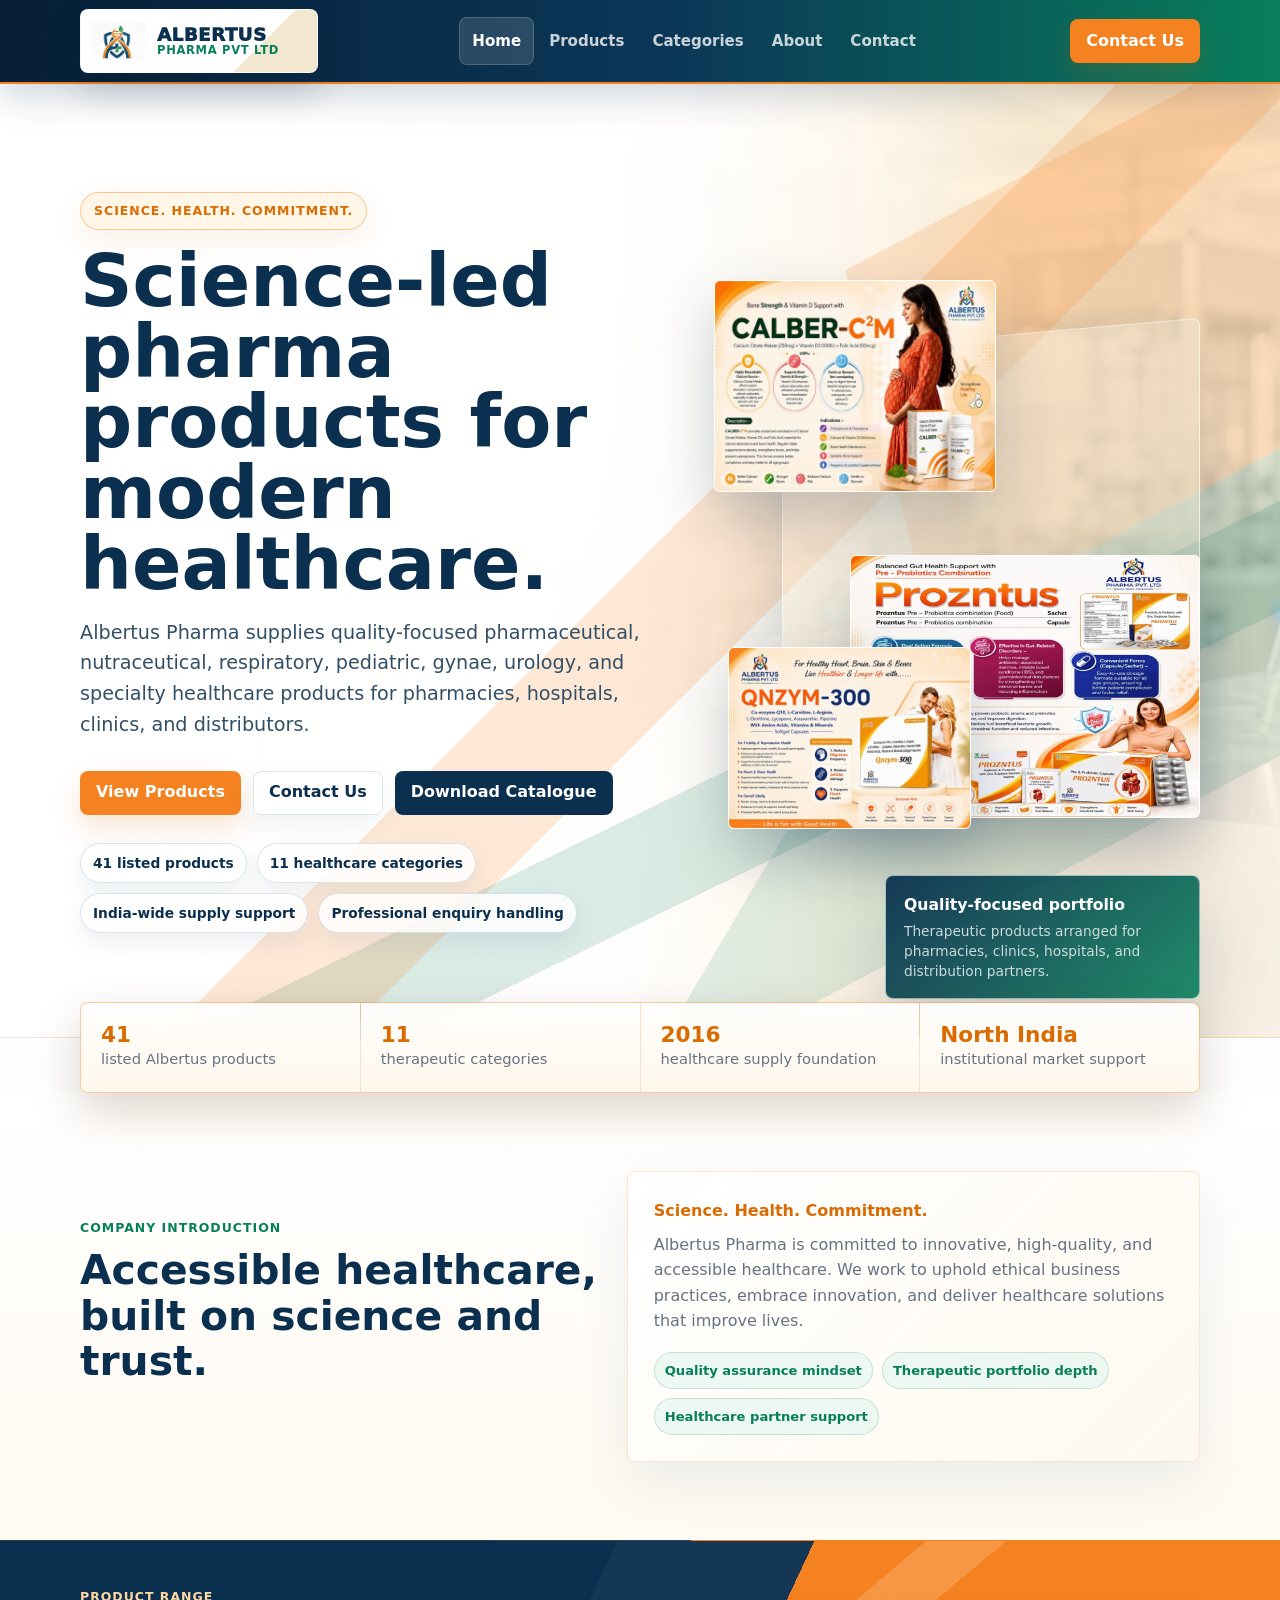
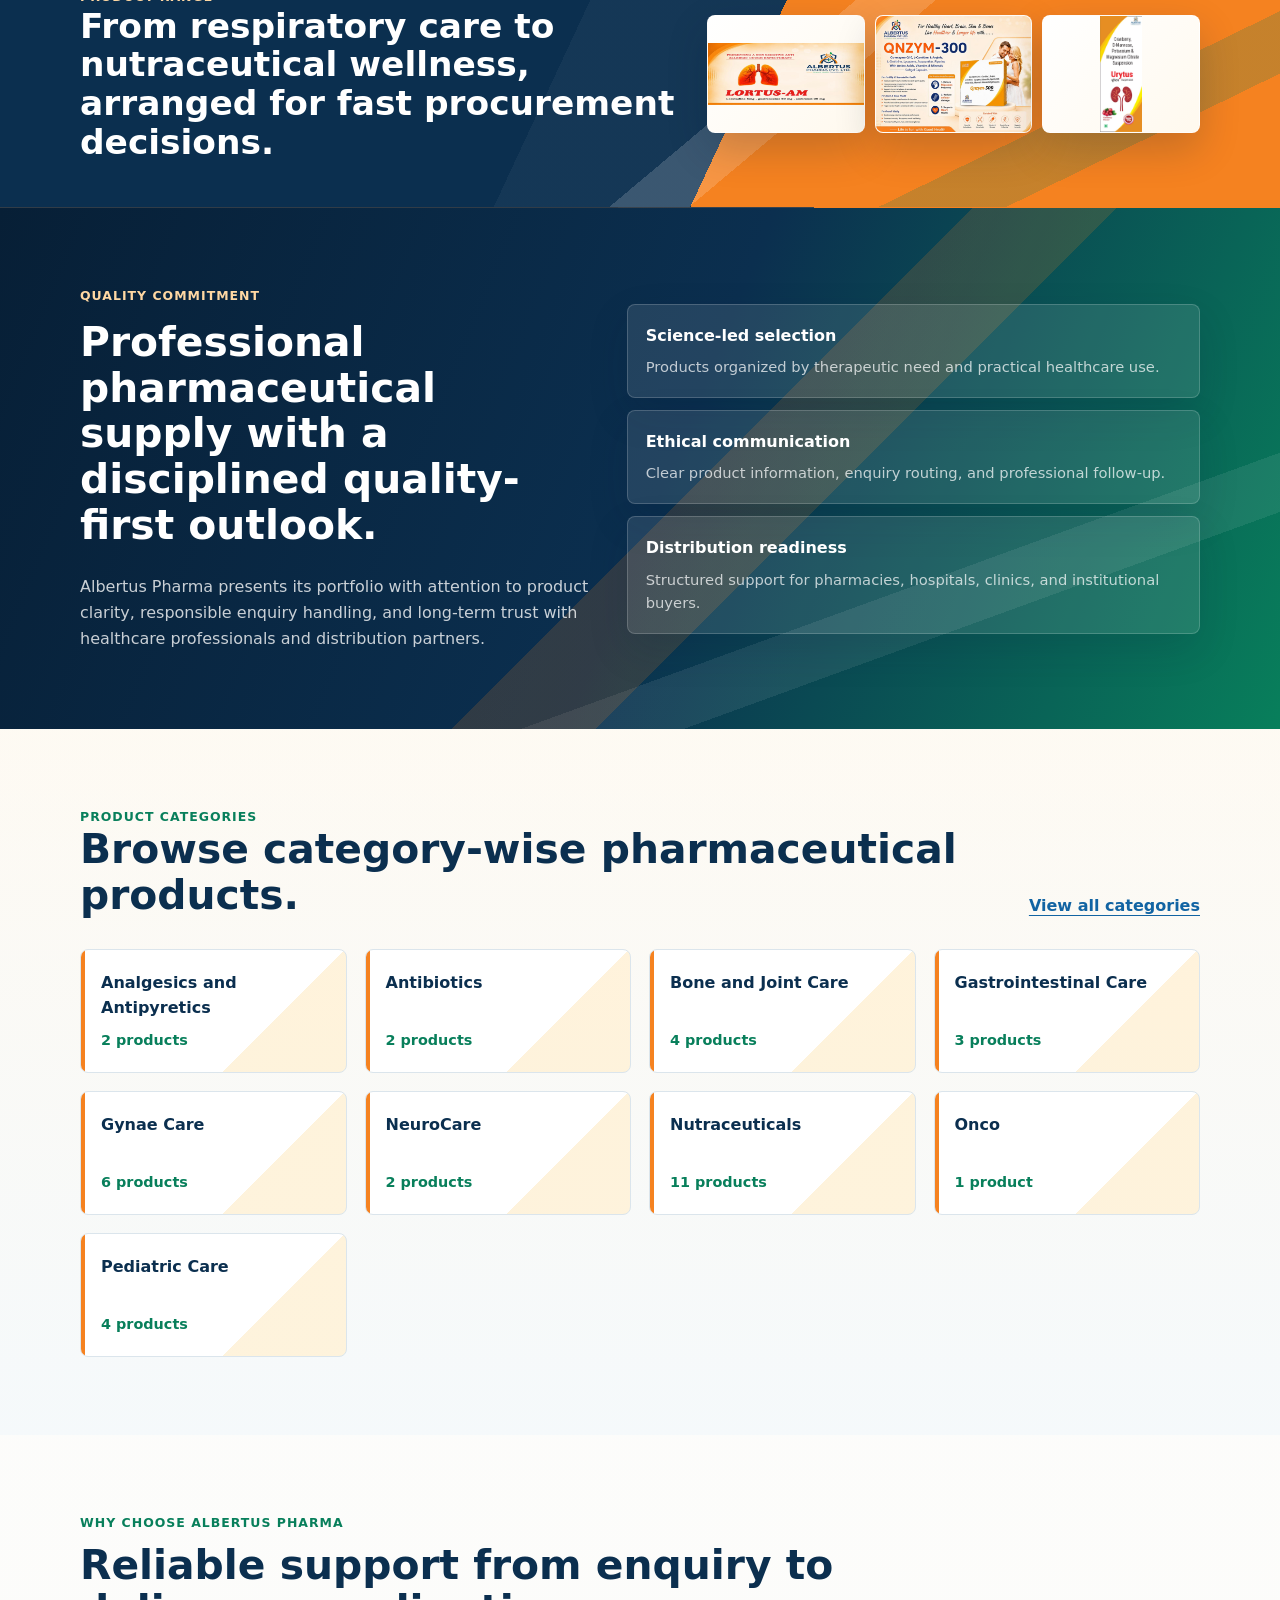
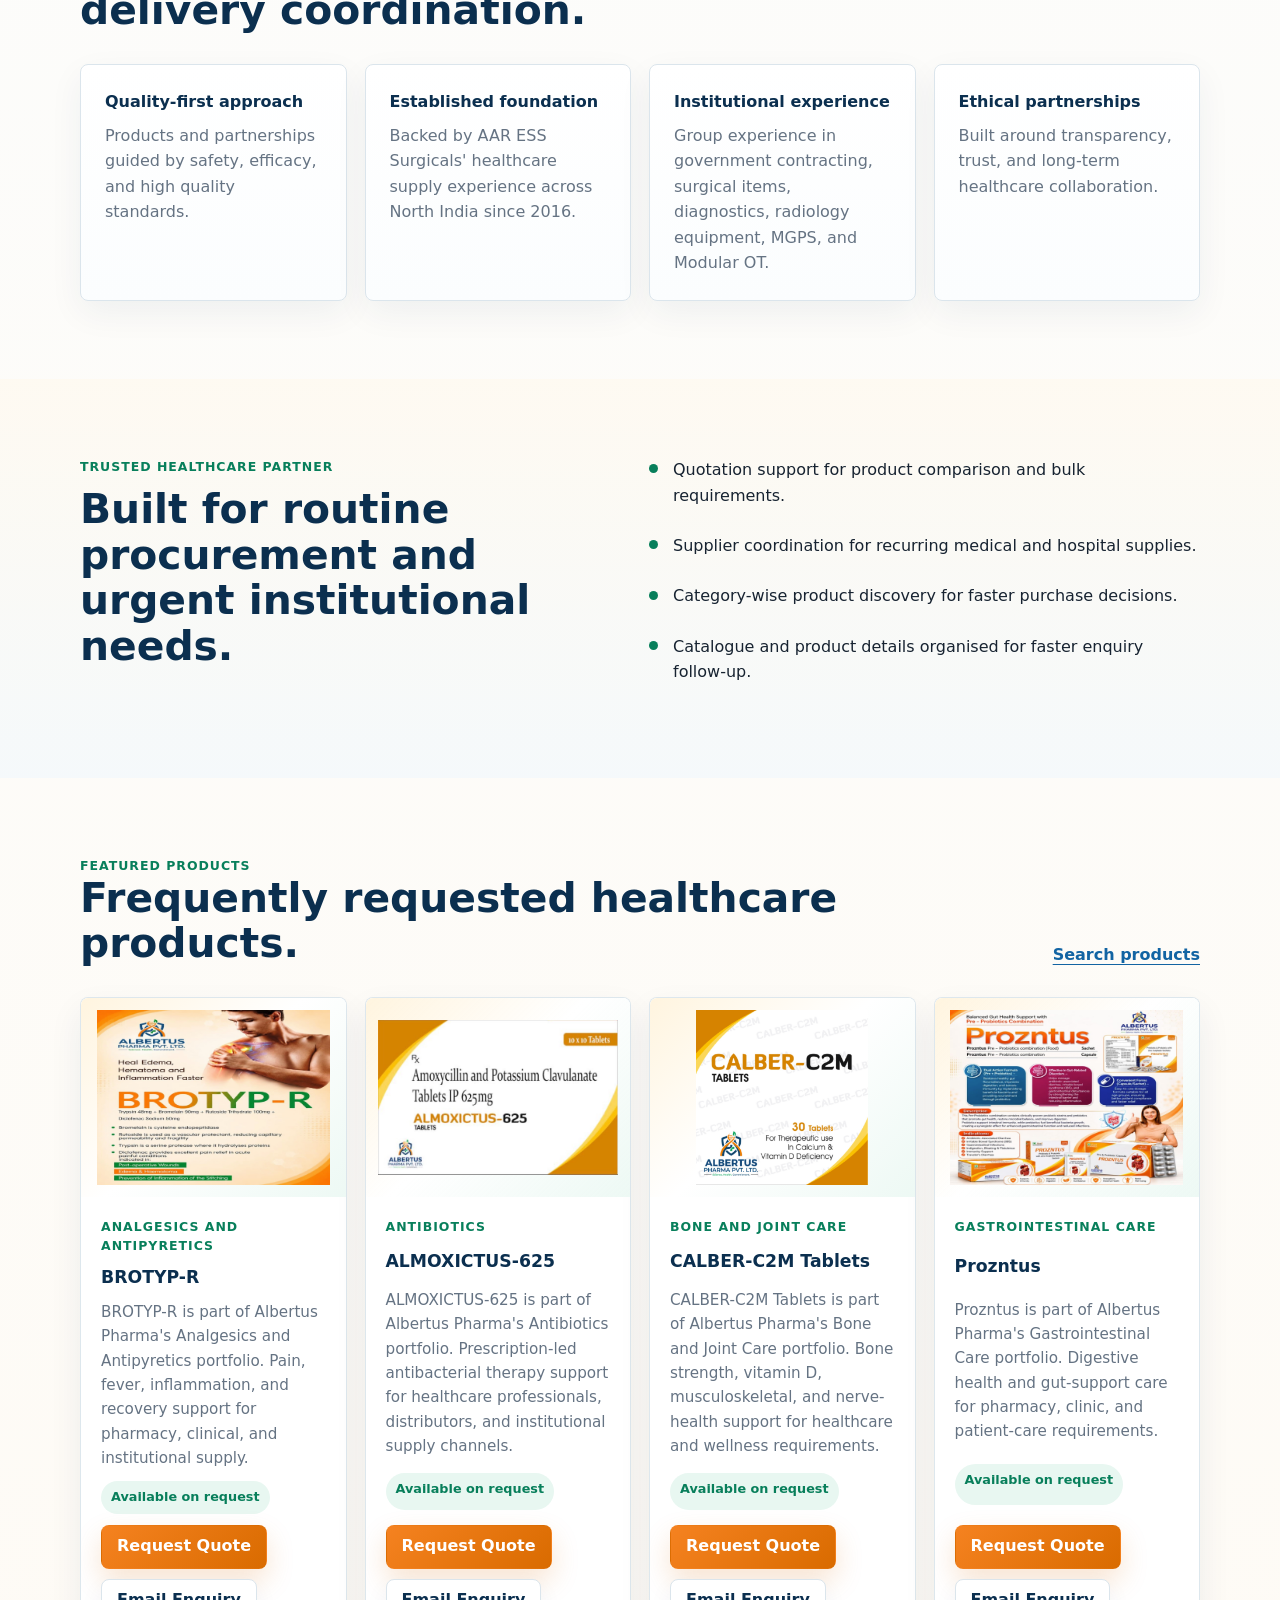
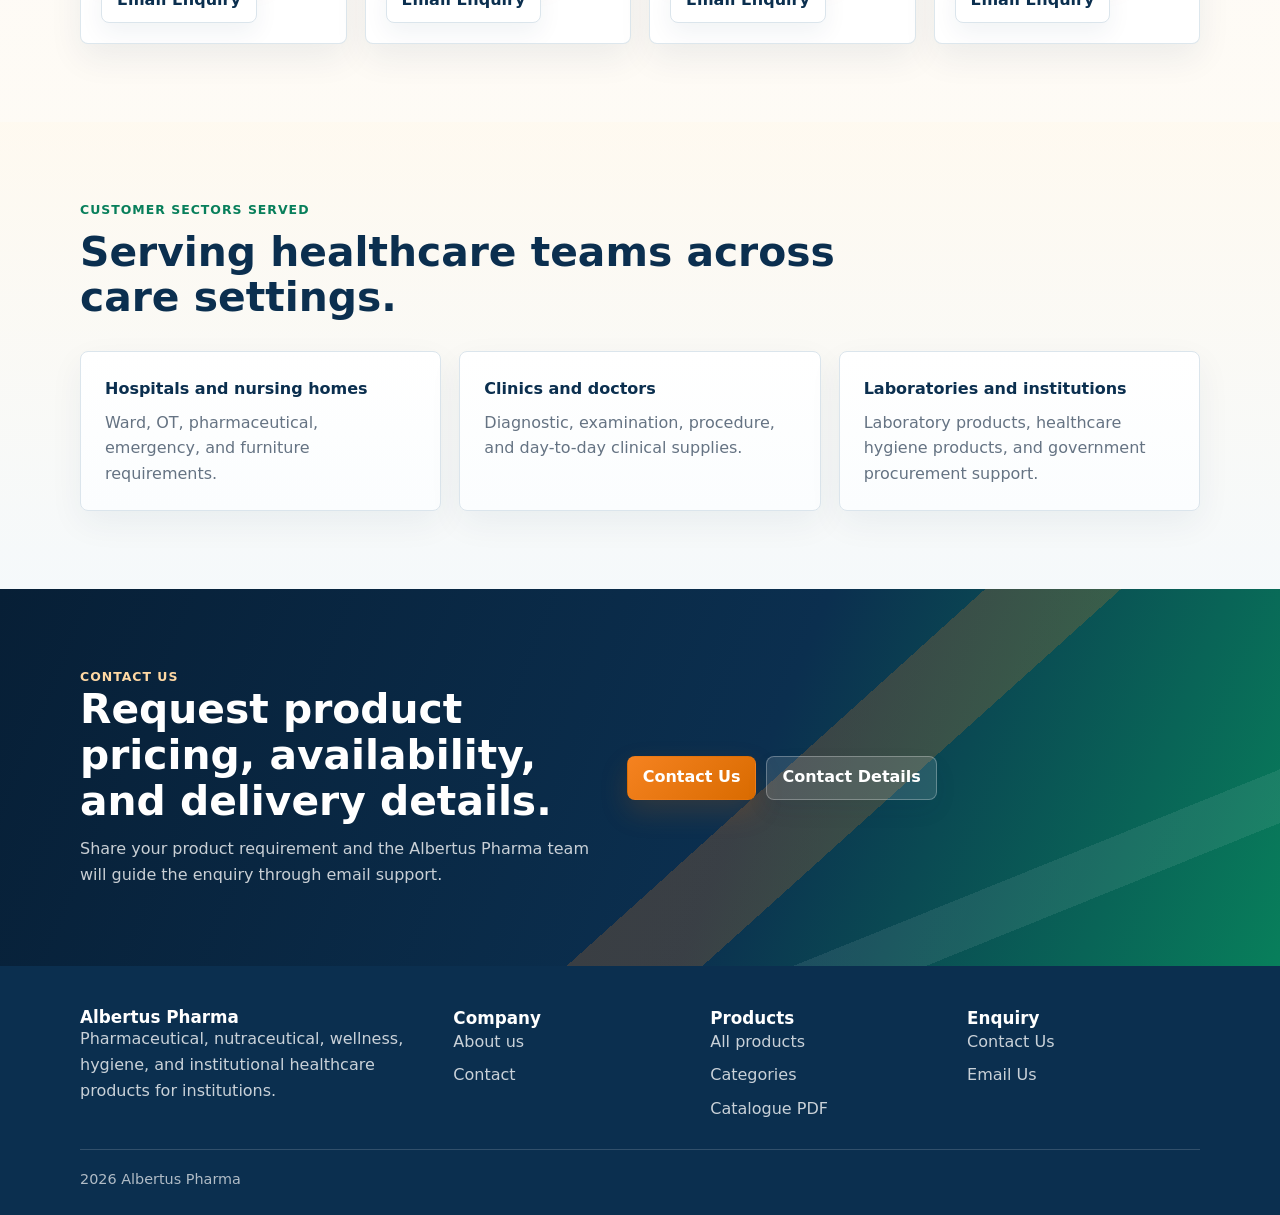
<file: index.html>
<!doctype html>
<html lang="en">
<head>
  <meta charset="utf-8">
  <meta name="viewport" content="width=device-width, initial-scale=1">
  <title>Albertus Pharma | Pharmaceutical Products Company</title>
  <meta name="description" content="Albertus Pharma supplies pharmaceutical, nutraceutical, wellness, hygiene, and institutional healthcare products to hospitals, clinics, laboratories, and government departments.">
  <meta name="keywords" content="pharmaceutical products supplier, pharmaceutical products, nutraceuticals, hospital supply, quality assurance, healthcare products, pharmaceutical distribution">
  <link rel="canonical" href="https://www.albertuspharma.com/">
  <link rel="stylesheet" href="/assets/css/styles.css?v=20260802-elegant-home">
  <script type="application/ld+json">
    {"@context":"https://schema.org","@type":"MedicalBusiness","name":"Albertus Pharma","description":"Supplier and distributor of pharmaceutical, nutraceutical, wellness, hygiene, and institutional healthcare products.","areaServed":"India","url":"https://www.albertuspharma.com/","email":"info@albertuspharma.com","address":{"@type":"PostalAddress","addressLocality":"Hamirpur","addressRegion":"Himachal Pradesh","postalCode":"177001","addressCountry":"IN"}}
  </script>
</head>
<body data-page="home">
  <header class="site-header">
    <div class="nav-shell">
      <a class="brand" href="/" aria-label="Albertus Pharma home"><span class="brand-mark"><img class="brand-emblem" src="/assets/img/albertus-emblem-header.png" alt="" aria-hidden="true"><span class="brand-type"><strong>Albertus</strong><span>Pharma Pvt Ltd</span></span></span></a>
      <button class="nav-toggle" type="button" aria-label="Open navigation" aria-expanded="false" data-nav-toggle><span></span></button>
      <nav class="nav-menu" data-nav-menu>
        <a class="nav-link" data-page="home" href="/">Home</a>
        <a class="nav-link" data-page="products" href="/products/">Products</a>
        <a class="nav-link" data-page="categories" href="/categories/">Categories</a>
        <a class="nav-link" data-page="about" href="/about/">About</a>
        <a class="nav-link" data-page="contact" href="/contact/">Contact</a>
      </nav>
      <a class="button button-primary top-action" href="/contact/">Contact Us</a>
    </div>
  </header>

  <main>
    <section class="hero">
      <div class="hero-atmosphere" aria-hidden="true"></div>
      <div class="hero-product-stage" aria-hidden="true">
        <img class="hero-product hero-product-main" src="/assets/img/products/gastrointestinal-care-prozntus.jpg" alt="">
        <img class="hero-product hero-product-secondary" src="/assets/img/products/gynae-care-calber-c2m.jpg" alt="">
        <img class="hero-product hero-product-tertiary" src="/assets/img/products/nutraceuticals-qnzym-300.jpg" alt="">
      </div>
      <div class="hero-inner">
        <div class="hero-content">
          <div class="hero-kicker">Science. Health. Commitment.</div>
          <h1>Science-led pharma products for modern healthcare.</h1>
          <p class="lead">Albertus Pharma supplies quality-focused pharmaceutical, nutraceutical, respiratory, pediatric, gynae, urology, and specialty healthcare products for pharmacies, hospitals, clinics, and distributors.</p>
          <div class="hero-actions">
            <a class="button button-primary" href="/products/">View Products</a>
            <a class="button button-ghost" href="/contact/">Contact Us</a>
            <a class="button button-secondary" data-catalogue-link download>Download Catalogue</a>
          </div>
          <div class="hero-assurance" aria-label="Albertus Pharma portfolio highlights">
            <span>41 listed products</span>
            <span>11 healthcare categories</span>
            <span>India-wide supply support</span>
            <span>Professional enquiry handling</span>
          </div>
        </div>
        <div class="hero-quality-card" aria-label="Albertus Pharma quality focus">
          <strong>Quality-focused portfolio</strong>
          <span>Therapeutic products arranged for pharmacies, clinics, hospitals, and distribution partners.</span>
        </div>
      </div>
    </section>

    <div class="trust-strip" aria-label="Company highlights">
      <div class="trust-item"><strong>41</strong><span>listed Albertus products</span></div>
      <div class="trust-item"><strong>11</strong><span>therapeutic categories</span></div>
      <div class="trust-item"><strong>2016</strong><span>healthcare supply foundation</span></div>
      <div class="trust-item"><strong>North India</strong><span>institutional market support</span></div>
    </div>

    <section class="section intro-section">
      <div class="container intro-layout">
        <div class="section-head">
          <div class="eyebrow">Company introduction</div>
          <h2>Accessible healthcare, built on science and trust.</h2>
        </div>
        <div class="intro-card">
          <p class="muted company-intro-copy"><strong>Science. Health. Commitment.</strong> Albertus Pharma is committed to innovative, high-quality, and accessible healthcare. We work to uphold ethical business practices, embrace innovation, and deliver healthcare solutions that improve lives.</p>
          <div class="intro-points" aria-label="Albertus Pharma strengths">
            <span>Quality assurance mindset</span>
            <span>Therapeutic portfolio depth</span>
            <span>Healthcare partner support</span>
          </div>
        </div>
      </div>
    </section>

    <section class="portfolio-band" aria-label="Albertus Pharma featured product range">
      <div class="container portfolio-band-inner">
        <div>
          <div class="eyebrow">Product range</div>
          <h2>From respiratory care to nutraceutical wellness, arranged for fast procurement decisions.</h2>
        </div>
        <div class="portfolio-shelf">
          <img src="/assets/img/products/respiratory-care-lortus-am.jpg" alt="LORTUS-AM respiratory care product">
          <img src="/assets/img/products/nutraceuticals-qnzym-300.jpg" alt="QNZYM-300 nutraceutical product">
          <img src="/assets/img/products/urology-urytus-suspension.jpg" alt="Urytus suspension urology product">
        </div>
      </div>
    </section>

    <section class="section quality-section">
      <div class="container quality-layout">
        <div class="quality-story">
          <div class="eyebrow">Quality commitment</div>
          <h2>Professional pharmaceutical supply with a disciplined quality-first outlook.</h2>
          <p>Albertus Pharma presents its portfolio with attention to product clarity, responsible enquiry handling, and long-term trust with healthcare professionals and distribution partners.</p>
        </div>
        <div class="quality-grid">
          <article class="quality-panel"><strong>Science-led selection</strong><span>Products organized by therapeutic need and practical healthcare use.</span></article>
          <article class="quality-panel"><strong>Ethical communication</strong><span>Clear product information, enquiry routing, and professional follow-up.</span></article>
          <article class="quality-panel"><strong>Distribution readiness</strong><span>Structured support for pharmacies, hospitals, clinics, and institutional buyers.</span></article>
        </div>
      </div>
    </section>

    <section class="section alt">
      <div class="container">
        <div class="section-head split">
          <div>
            <div class="eyebrow">Product categories</div>
            <h2>Browse category-wise pharmaceutical products.</h2>
          </div>
          <a class="text-link" href="/categories/">View all categories</a>
        </div>
        <div class="category-grid" data-category-highlights></div>
      </div>
    </section>

    <section class="section">
      <div class="container">
        <div class="section-head">
          <div class="eyebrow">Why choose Albertus Pharma</div>
          <h2>Reliable support from enquiry to delivery coordination.</h2>
        </div>
        <div class="grid four">
          <article class="info-panel"><strong>Quality-first approach</strong><p class="muted">Products and partnerships guided by safety, efficacy, and high quality standards.</p></article>
          <article class="info-panel"><strong>Established foundation</strong><p class="muted">Backed by AAR ESS Surgicals' healthcare supply experience across North India since 2016.</p></article>
          <article class="info-panel"><strong>Institutional experience</strong><p class="muted">Group experience in government contracting, surgical items, diagnostics, radiology equipment, MGPS, and Modular OT.</p></article>
          <article class="info-panel"><strong>Ethical partnerships</strong><p class="muted">Built around transparency, trust, and long-term healthcare collaboration.</p></article>
        </div>
      </div>
    </section>

    <section class="section alt">
      <div class="container grid two">
        <div class="section-head">
          <div class="eyebrow">Trusted healthcare partner</div>
          <h2>Built for routine procurement and urgent institutional needs.</h2>
        </div>
        <ul class="check-list">
          <li>Quotation support for product comparison and bulk requirements.</li>
          <li>Supplier coordination for recurring medical and hospital supplies.</li>
          <li>Category-wise product discovery for faster purchase decisions.</li>
          <li>Catalogue and product details organised for faster enquiry follow-up.</li>
        </ul>
      </div>
    </section>

    <section class="section">
      <div class="container">
        <div class="section-head split">
          <div>
            <div class="eyebrow">Featured products</div>
            <h2>Frequently requested healthcare products.</h2>
          </div>
          <a class="text-link" href="/products/">Search products</a>
        </div>
        <div class="featured-grid" data-featured-products></div>
      </div>
    </section>

    <section class="section alt">
      <div class="container">
        <div class="section-head">
          <div class="eyebrow">Customer sectors served</div>
          <h2>Serving healthcare teams across care settings.</h2>
        </div>
        <div class="grid three">
          <article class="client-panel"><strong>Hospitals and nursing homes</strong><p class="muted">Ward, OT, pharmaceutical, emergency, and furniture requirements.</p></article>
          <article class="client-panel"><strong>Clinics and doctors</strong><p class="muted">Diagnostic, examination, procedure, and day-to-day clinical supplies.</p></article>
          <article class="client-panel"><strong>Laboratories and institutions</strong><p class="muted">Laboratory products, healthcare hygiene products, and government procurement support.</p></article>
        </div>
      </div>
    </section>

    <section class="section final-cta">
      <div class="container cta-layout">
        <div>
          <div class="eyebrow">Contact us</div>
          <h2>Request product pricing, availability, and delivery details.</h2>
          <p>Share your product requirement and the Albertus Pharma team will guide the enquiry through email support.</p>
        </div>
        <div class="button-row">
          <a class="button button-primary" href="/contact/">Contact Us</a>
          <a class="button button-ghost" href="/contact/">Contact Details</a>
        </div>
      </div>
    </section>
  </main>

  <footer class="site-footer">
    <div class="container footer-grid">
      <div><h2 data-business-name>Albertus Pharma</h2><p>Pharmaceutical, nutraceutical, wellness, hygiene, and institutional healthcare products for institutions.</p></div>
      <div><h3>Company</h3><div class="footer-links"><a href="/about/">About us</a><a href="/contact/">Contact</a></div></div>
      <div><h3>Products</h3><div class="footer-links"><a href="/products/">All products</a><a href="/categories/">Categories</a><a data-catalogue-link download>Catalogue PDF</a></div></div>
      <div><h3>Enquiry</h3><div class="footer-links"><a href="/contact/">Contact Us</a><a href="mailto:info@albertuspharma.com">Email Us</a></div></div>
    </div>
    <div class="container footer-bottom">2026 Albertus Pharma</div>
  </footer>
  <script src="/assets/js/config.js"></script>
  <script src="/assets/js/products.js?v=20260802-home-polish"></script>
  <script src="/assets/js/main.js?v=20260802-brand-showcase"></script>
</body>
</html>
</file>
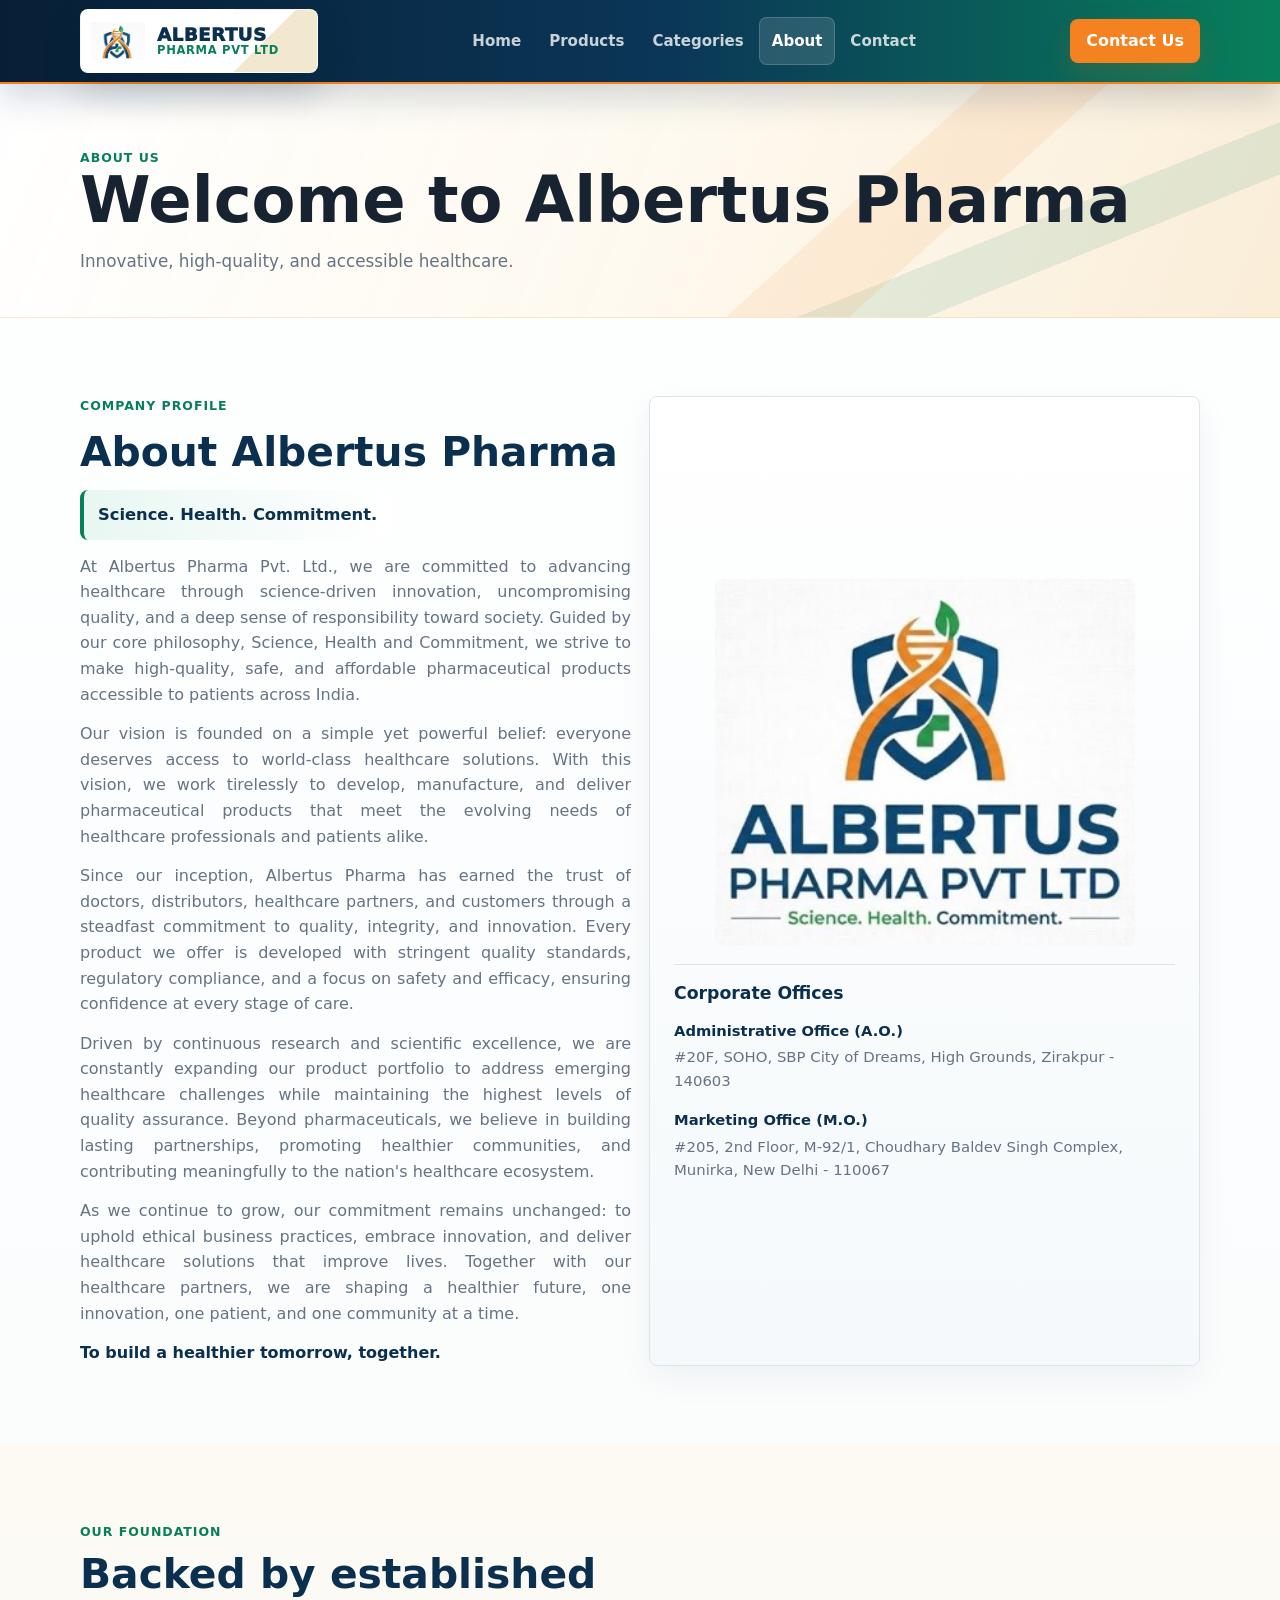
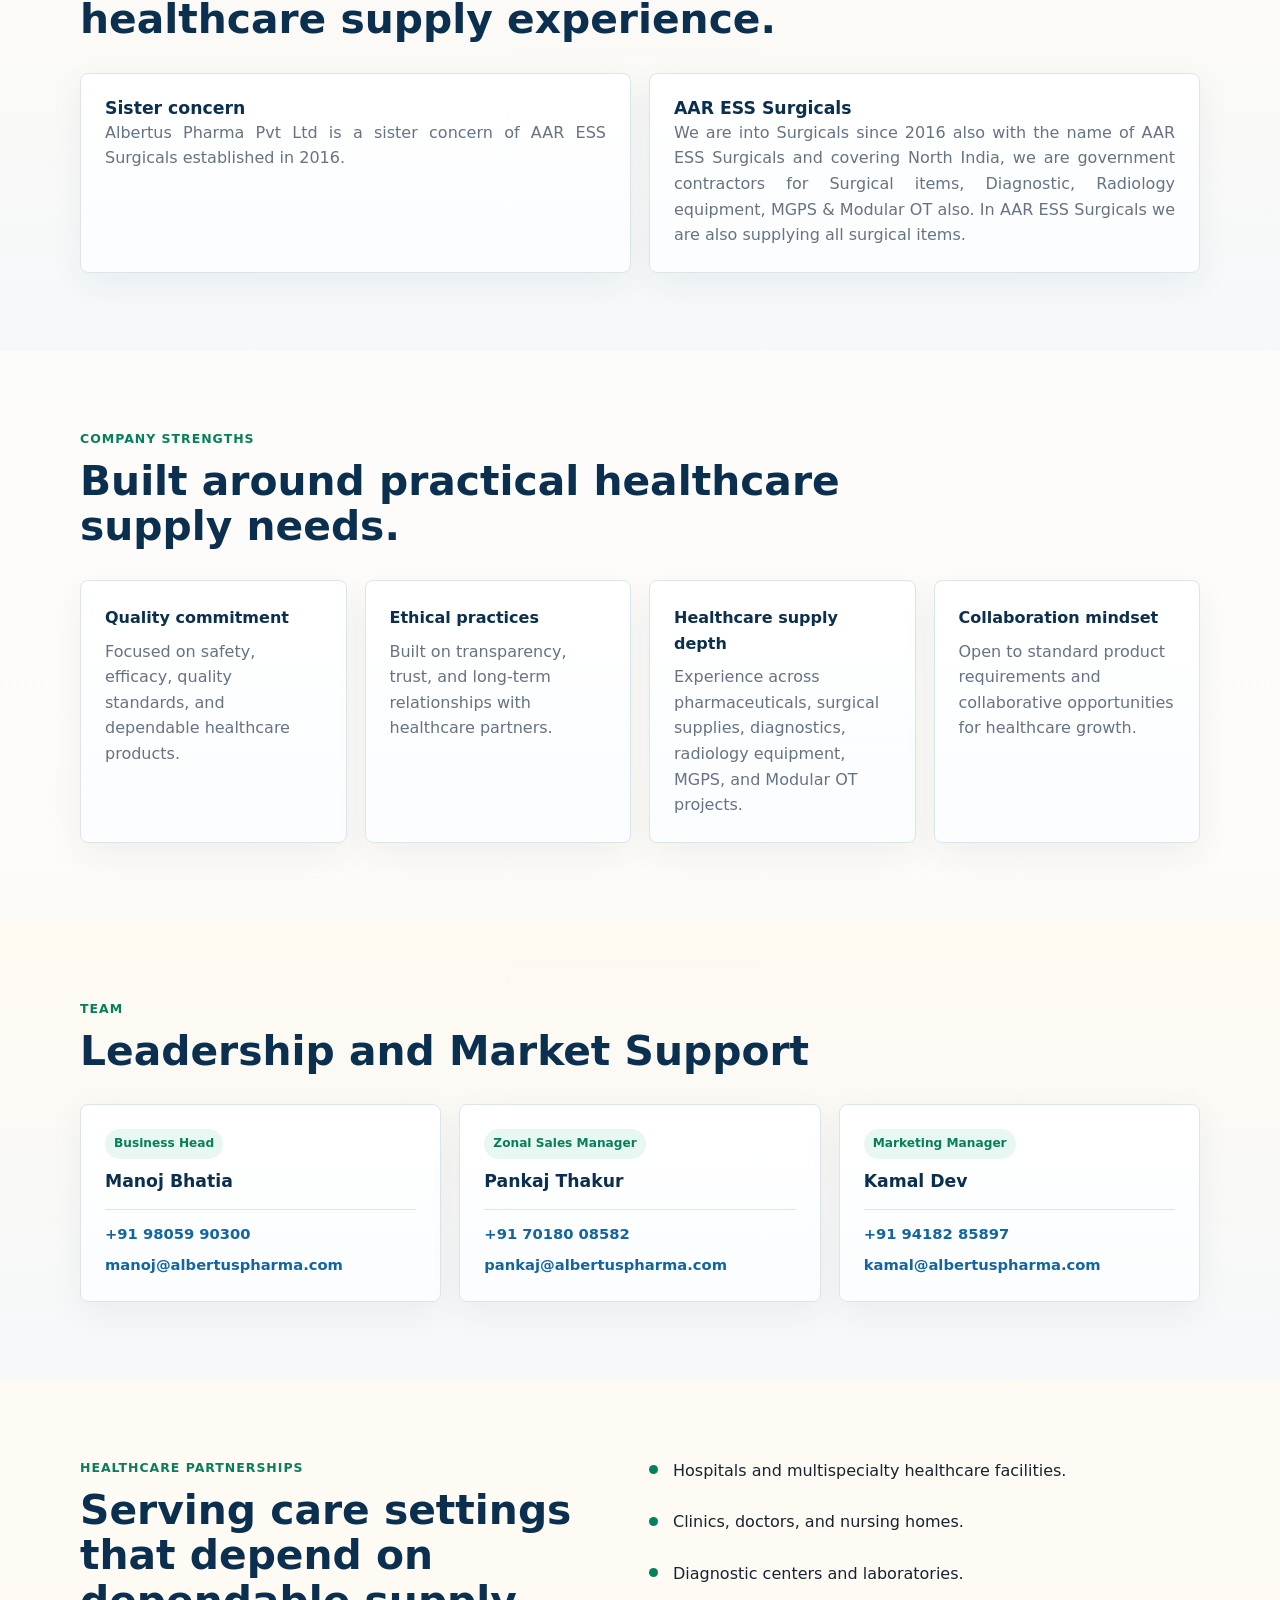
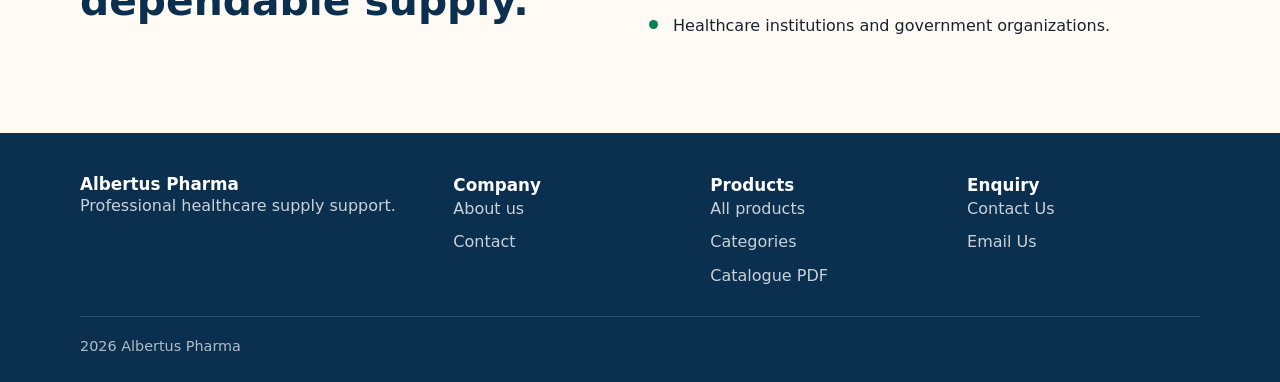
<file: about/index.html>
<!doctype html>
<html lang="en">
<head>
  <meta charset="utf-8">
  <meta name="viewport" content="width=device-width, initial-scale=1">
  <title>About Us | Albertus Pharma</title>
  <meta name="description" content="Learn about Albertus Pharma, a supplier and distributor of pharmaceutical, nutraceutical, wellness, hygiene, and institutional healthcare products.">
  <link rel="stylesheet" href="/assets/css/styles.css?v=20260802-elegant-home">
</head>
<body data-page="about">
  <header class="site-header">
    <div class="nav-shell">
      <a class="brand" href="/" aria-label="Albertus Pharma home"><span class="brand-mark"><img class="brand-emblem" src="/assets/img/albertus-emblem-header.png" alt="" aria-hidden="true"><span class="brand-type"><strong>Albertus</strong><span>Pharma Pvt Ltd</span></span></span></a>
      <button class="nav-toggle" type="button" aria-label="Open navigation" aria-expanded="false" data-nav-toggle><span></span></button>
      <nav class="nav-menu" data-nav-menu>
        <a class="nav-link" data-page="home" href="/">Home</a>
        <a class="nav-link" data-page="products" href="/products/">Products</a>
        <a class="nav-link" data-page="categories" href="/categories/">Categories</a>
        <a class="nav-link" data-page="about" href="/about/">About</a>
        <a class="nav-link" data-page="contact" href="/contact/">Contact</a>
      </nav>
      <a class="button button-primary top-action" href="/contact/">Contact Us</a>
    </div>
  </header>
  <main>
    <section class="page-hero">
      <div class="container">
        <div class="eyebrow">About us</div>
        <h1>Welcome to Albertus Pharma</h1>
        <p>Innovative, high-quality, and accessible healthcare.</p>
      </div>
    </section>
    <section class="section">
      <div class="container grid two">
        <div class="profile-copy">
          <div class="eyebrow">Company profile</div>
          <h2>About Albertus Pharma</h2>
          <div class="motto-card">Science. Health. Commitment.</div>
          <p class="muted">At Albertus Pharma Pvt. Ltd., we are committed to advancing healthcare through science-driven innovation, uncompromising quality, and a deep sense of responsibility toward society. Guided by our core philosophy, Science, Health and Commitment, we strive to make high-quality, safe, and affordable pharmaceutical products accessible to patients across India.</p>
          <p class="muted">Our vision is founded on a simple yet powerful belief: everyone deserves access to world-class healthcare solutions. With this vision, we work tirelessly to develop, manufacture, and deliver pharmaceutical products that meet the evolving needs of healthcare professionals and patients alike.</p>
          <p class="muted">Since our inception, Albertus Pharma has earned the trust of doctors, distributors, healthcare partners, and customers through a steadfast commitment to quality, integrity, and innovation. Every product we offer is developed with stringent quality standards, regulatory compliance, and a focus on safety and efficacy, ensuring confidence at every stage of care.</p>
          <p class="muted">Driven by continuous research and scientific excellence, we are constantly expanding our product portfolio to address emerging healthcare challenges while maintaining the highest levels of quality assurance. Beyond pharmaceuticals, we believe in building lasting partnerships, promoting healthier communities, and contributing meaningfully to the nation's healthcare ecosystem.</p>
          <p class="muted">As we continue to grow, our commitment remains unchanged: to uphold ethical business practices, embrace innovation, and deliver healthcare solutions that improve lives. Together with our healthcare partners, we are shaping a healthier future, one innovation, one patient, and one community at a time.</p>
          <p class="profile-closing">To build a healthier tomorrow, together.</p>
        </div>
        <div class="about-logo-panel">
          <img src="/assets/img/albertus-logo-header.png" alt="Albertus Pharma Pvt Ltd official logo">
          <div class="office-card">
            <h3>Corporate Offices</h3>
            <div class="office-list">
              <div>
                <strong>Administrative Office (A.O.)</strong>
                <p>#20F, SOHO, SBP City of Dreams, High Grounds, Zirakpur - 140603</p>
              </div>
              <div>
                <strong>Marketing Office (M.O.)</strong>
                <p>#205, 2nd Floor, M-92/1, Choudhary Baldev Singh Complex, Munirka, New Delhi - 110067</p>
              </div>
            </div>
          </div>
        </div>
      </div>
    </section>
    <section class="section alt">
      <div class="container">
        <div class="section-head">
          <div class="eyebrow">Our foundation</div>
          <h2>Backed by established healthcare supply experience.</h2>
        </div>
        <div class="grid two">
          <article class="team-member foundation-card"><h3>Sister concern</h3><p class="muted">Albertus Pharma Pvt Ltd is a sister concern of AAR ESS Surgicals established in 2016.</p></article>
          <article class="team-member foundation-card"><h3>AAR ESS Surgicals</h3><p class="muted">We are into Surgicals since 2016 also with the name of AAR ESS Surgicals and covering North India, we are government contractors for Surgical items, Diagnostic, Radiology equipment, MGPS &amp; Modular OT also. In AAR ESS Surgicals we are also supplying all surgical items.</p></article>
        </div>
      </div>
    </section>
    <section class="section">
      <div class="container">
        <div class="section-head">
          <div class="eyebrow">Company strengths</div>
          <h2>Built around practical healthcare supply needs.</h2>
        </div>
        <div class="grid four">
          <article class="strength-panel"><strong>Quality commitment</strong><p class="muted">Focused on safety, efficacy, quality standards, and dependable healthcare products.</p></article>
          <article class="strength-panel"><strong>Ethical practices</strong><p class="muted">Built on transparency, trust, and long-term relationships with healthcare partners.</p></article>
          <article class="strength-panel"><strong>Healthcare supply depth</strong><p class="muted">Experience across pharmaceuticals, surgical supplies, diagnostics, radiology equipment, MGPS, and Modular OT projects.</p></article>
          <article class="strength-panel"><strong>Collaboration mindset</strong><p class="muted">Open to standard product requirements and collaborative opportunities for healthcare growth.</p></article>
        </div>
      </div>
    </section>
    <section class="section alt">
      <div class="container">
        <div class="section-head">
          <div class="eyebrow">Team</div>
          <h2>Leadership and Market Support</h2>
        </div>
        <div class="grid three team-grid">
          <article class="team-member team-card">
            <div class="team-role">Business Head</div>
            <h3>Manoj Bhatia</h3>
            <div class="team-contact-list">
              <a href="tel:+919805990300">+91 98059 90300</a>
              <a href="mailto:manoj@albertuspharma.com">manoj@albertuspharma.com</a>
            </div>
          </article>
          <article class="team-member team-card">
            <div class="team-role">Zonal Sales Manager</div>
            <h3>Pankaj Thakur</h3>
            <div class="team-contact-list">
              <a href="tel:+917018008582">+91 70180 08582</a>
              <a href="mailto:pankaj@albertuspharma.com">pankaj@albertuspharma.com</a>
            </div>
          </article>
          <article class="team-member team-card">
            <div class="team-role">Marketing Manager</div>
            <h3>Kamal Dev</h3>
            <div class="team-contact-list">
              <a href="tel:+919418285897">+91 94182 85897</a>
              <a href="mailto:kamal@albertuspharma.com">kamal@albertuspharma.com</a>
            </div>
          </article>
        </div>
      </div>
    </section>
    <section class="section">
      <div class="container grid two">
        <div class="section-head">
          <div class="eyebrow">Healthcare partnerships</div>
          <h2>Serving care settings that depend on dependable supply.</h2>
        </div>
        <ul class="check-list">
          <li>Hospitals and multispecialty healthcare facilities.</li>
          <li>Clinics, doctors, and nursing homes.</li>
          <li>Diagnostic centers and laboratories.</li>
          <li>Healthcare institutions and government organizations.</li>
        </ul>
      </div>
    </section>
  </main>
  <footer class="site-footer">
    <div class="container footer-grid">
      <div><h2 data-business-name>Albertus Pharma</h2><p>Professional healthcare supply support.</p></div>
      <div><h3>Company</h3><div class="footer-links"><a href="/about/">About us</a><a href="/contact/">Contact</a></div></div>
      <div><h3>Products</h3><div class="footer-links"><a href="/products/">All products</a><a href="/categories/">Categories</a><a data-catalogue-link download>Catalogue PDF</a></div></div>
      <div><h3>Enquiry</h3><div class="footer-links"><a href="/contact/">Contact Us</a><a href="mailto:info@albertuspharma.com">Email Us</a></div></div>
    </div>
    <div class="container footer-bottom">2026 Albertus Pharma</div>
  </footer>
  <script src="/assets/js/config.js"></script>
  <script src="/assets/js/products.js?v=20260730-products"></script>
  <script src="/assets/js/main.js?v=20260802-brand-showcase"></script>
</body>
</html>
</file>
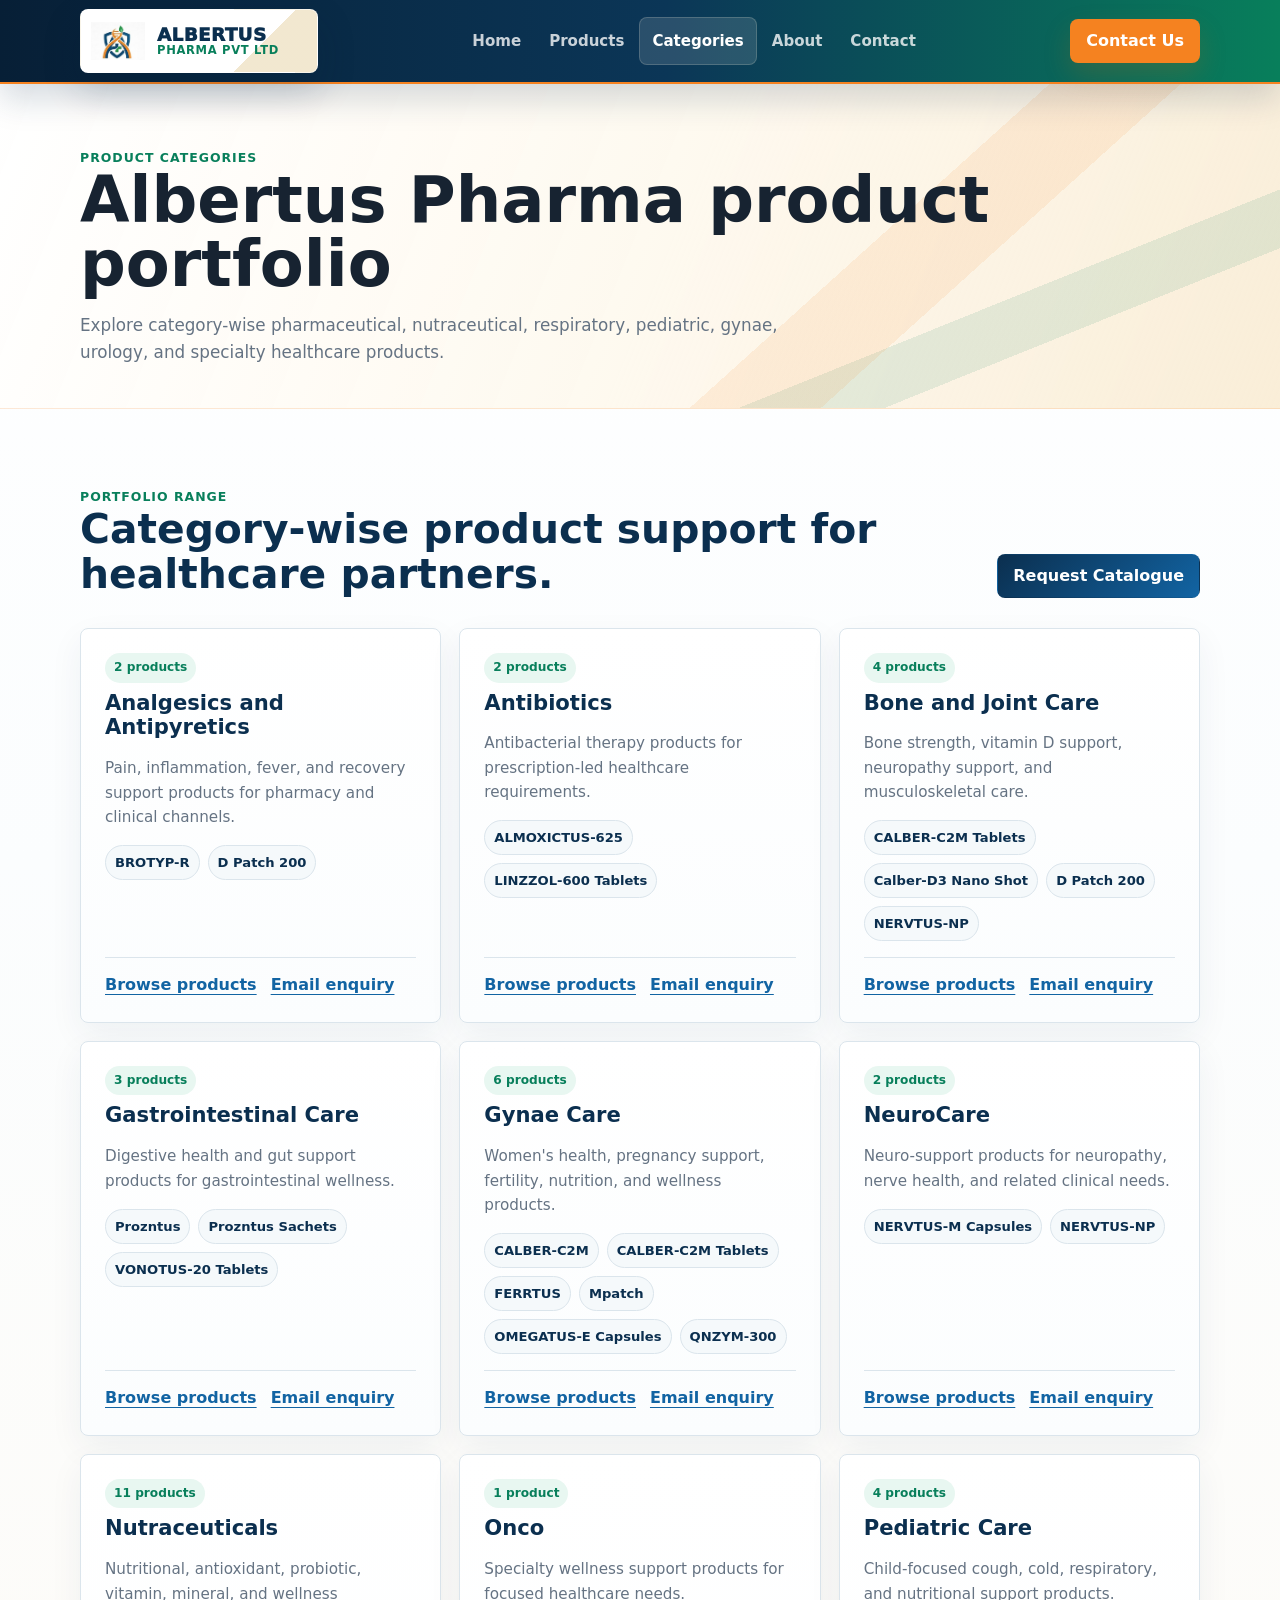
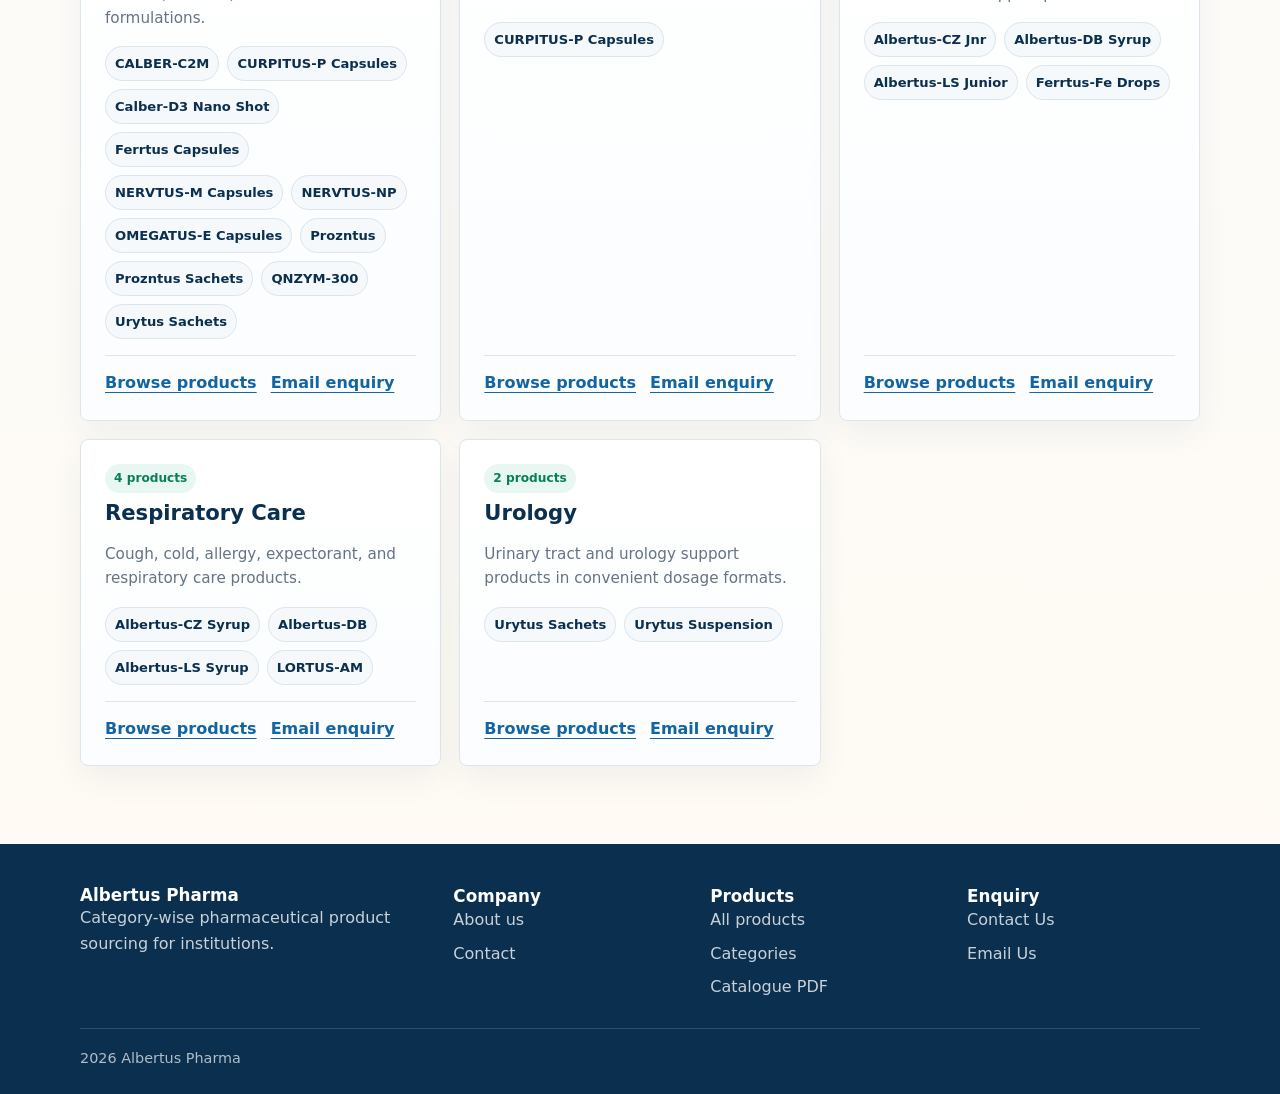
<file: categories/index.html>
<!doctype html>
<html lang="en">
<head>
  <meta charset="utf-8">
  <meta name="viewport" content="width=device-width, initial-scale=1">
  <title>Categories | Albertus Pharma</title>
  <meta name="description" content="Browse Albertus Pharma product categories including analgesics, antibiotics, bone and joint care, gastrointestinal care, gynae care, neuro care, nutraceuticals, onco, pediatric care, respiratory care, and urology.">
  <link rel="stylesheet" href="/assets/css/styles.css?v=20260802-elegant-home">
</head>
<body data-page="categories">
  <header class="site-header">
    <div class="nav-shell">
      <a class="brand" href="/" aria-label="Albertus Pharma home"><span class="brand-mark"><img class="brand-emblem" src="/assets/img/albertus-emblem-header.png" alt="" aria-hidden="true"><span class="brand-type"><strong>Albertus</strong><span>Pharma Pvt Ltd</span></span></span></a>
      <button class="nav-toggle" type="button" aria-label="Open navigation" aria-expanded="false" data-nav-toggle><span></span></button>
      <nav class="nav-menu" data-nav-menu>
        <a class="nav-link" data-page="home" href="/">Home</a>
        <a class="nav-link" data-page="products" href="/products/">Products</a>
        <a class="nav-link" data-page="categories" href="/categories/">Categories</a>
        <a class="nav-link" data-page="about" href="/about/">About</a>
        <a class="nav-link" data-page="contact" href="/contact/">Contact</a>
      </nav>
      <a class="button button-primary top-action" href="/contact/">Contact Us</a>
    </div>
  </header>
  <main>
    <section class="page-hero">
      <div class="container">
        <div class="eyebrow">Product categories</div>
        <h1>Albertus Pharma product portfolio</h1>
        <p>Explore category-wise pharmaceutical, nutraceutical, respiratory, pediatric, gynae, urology, and specialty healthcare products.</p>
      </div>
    </section>
    <section class="section">
      <div class="container">
        <div class="section-head split">
          <div>
            <div class="eyebrow">Portfolio range</div>
            <h2>Category-wise product support for healthcare partners.</h2>
          </div>
          <a class="button button-secondary" href="/contact/">Request Catalogue</a>
        </div>
        <div class="grid three" data-categories-grid></div>
      </div>
    </section>
  </main>
  <footer class="site-footer">
    <div class="container footer-grid">
      <div><h2 data-business-name>Albertus Pharma</h2><p>Category-wise pharmaceutical product sourcing for institutions.</p></div>
      <div><h3>Company</h3><div class="footer-links"><a href="/about/">About us</a><a href="/contact/">Contact</a></div></div>
      <div><h3>Products</h3><div class="footer-links"><a href="/products/">All products</a><a href="/categories/">Categories</a><a data-catalogue-link download>Catalogue PDF</a></div></div>
      <div><h3>Enquiry</h3><div class="footer-links"><a href="/contact/">Contact Us</a><a href="mailto:info@albertuspharma.com">Email Us</a></div></div>
    </div>
    <div class="container footer-bottom">2026 Albertus Pharma</div>
  </footer>
  <script src="/assets/js/config.js"></script>
  <script src="/assets/js/products.js?v=20260730-products"></script>
  <script src="/assets/js/main.js?v=20260802-brand-showcase"></script>
  <script src="/assets/js/catalog.js?v=20260802-brand-showcase"></script>
</body>
</html>
</file>
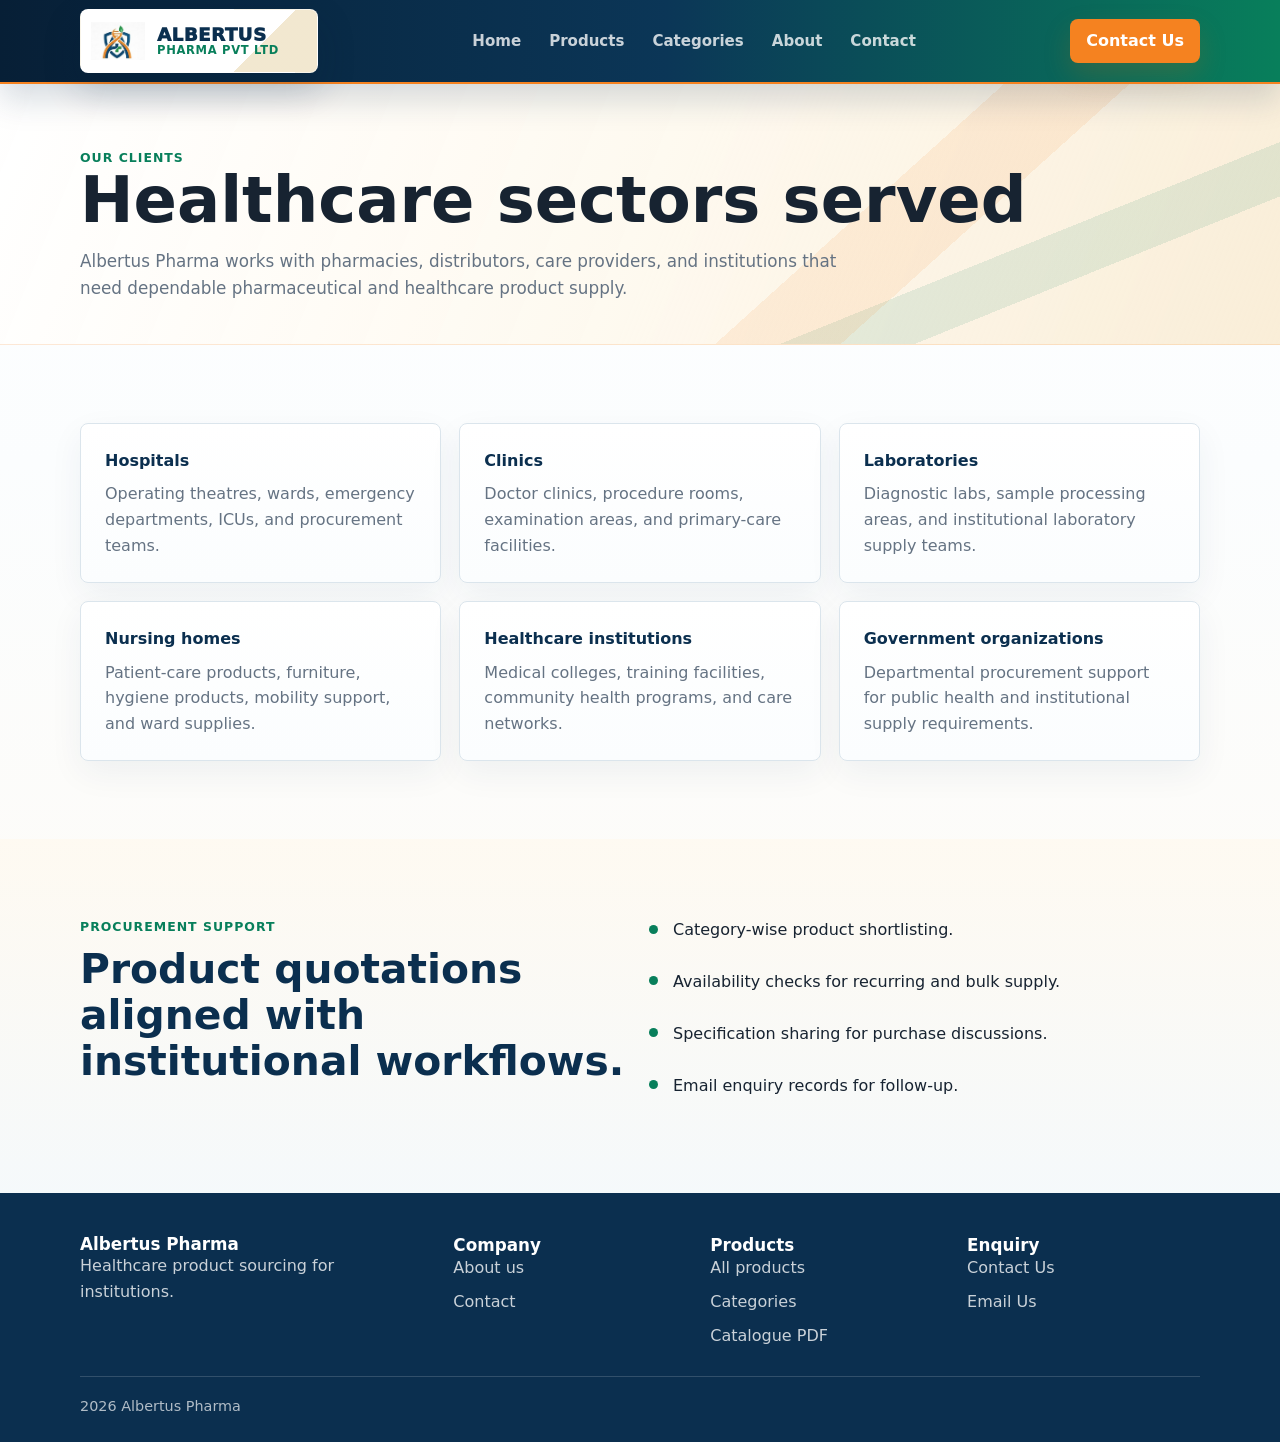
<file: clients/index.html>
<!doctype html>
<html lang="en">
<head>
  <meta charset="utf-8">
  <meta name="viewport" content="width=device-width, initial-scale=1">
  <title>Our Clients | Albertus Pharma</title>
  <meta name="description" content="Albertus Pharma serves hospitals, clinics, laboratories, nursing homes, healthcare institutions, and government organizations.">
  <link rel="stylesheet" href="/assets/css/styles.css?v=20260802-elegant-home">
</head>
<body data-page="clients">
  <header class="site-header">
    <div class="nav-shell">
      <a class="brand" href="/" aria-label="Albertus Pharma home"><span class="brand-mark"><img class="brand-emblem" src="/assets/img/albertus-emblem-header.png" alt="" aria-hidden="true"><span class="brand-type"><strong>Albertus</strong><span>Pharma Pvt Ltd</span></span></span></a>
      <button class="nav-toggle" type="button" aria-label="Open navigation" aria-expanded="false" data-nav-toggle><span></span></button>
      <nav class="nav-menu" data-nav-menu>
        <a class="nav-link" data-page="home" href="/">Home</a>
        <a class="nav-link" data-page="products" href="/products/">Products</a>
        <a class="nav-link" data-page="categories" href="/categories/">Categories</a>
        <a class="nav-link" data-page="about" href="/about/">About</a>
        <a class="nav-link" data-page="contact" href="/contact/">Contact</a>
      </nav>
      <a class="button button-primary top-action" href="/contact/">Contact Us</a>
    </div>
  </header>
  <main>
    <section class="page-hero">
      <div class="container">
        <div class="eyebrow">Our clients</div>
        <h1>Healthcare sectors served</h1>
        <p>Albertus Pharma works with pharmacies, distributors, care providers, and institutions that need dependable pharmaceutical and healthcare product supply.</p>
      </div>
    </section>
    <section class="section">
      <div class="container grid three">
        <article class="client-panel"><strong>Hospitals</strong><p class="muted">Operating theatres, wards, emergency departments, ICUs, and procurement teams.</p></article>
        <article class="client-panel"><strong>Clinics</strong><p class="muted">Doctor clinics, procedure rooms, examination areas, and primary-care facilities.</p></article>
        <article class="client-panel"><strong>Laboratories</strong><p class="muted">Diagnostic labs, sample processing areas, and institutional laboratory supply teams.</p></article>
        <article class="client-panel"><strong>Nursing homes</strong><p class="muted">Patient-care products, furniture, hygiene products, mobility support, and ward supplies.</p></article>
        <article class="client-panel"><strong>Healthcare institutions</strong><p class="muted">Medical colleges, training facilities, community health programs, and care networks.</p></article>
        <article class="client-panel"><strong>Government organizations</strong><p class="muted">Departmental procurement support for public health and institutional supply requirements.</p></article>
      </div>
    </section>
    <section class="section alt">
      <div class="container grid two">
        <div class="section-head">
          <div class="eyebrow">Procurement support</div>
          <h2>Product quotations aligned with institutional workflows.</h2>
        </div>
        <ul class="check-list">
          <li>Category-wise product shortlisting.</li>
          <li>Availability checks for recurring and bulk supply.</li>
          <li>Specification sharing for purchase discussions.</li>
          <li>Email enquiry records for follow-up.</li>
        </ul>
      </div>
    </section>
  </main>
  <footer class="site-footer">
    <div class="container footer-grid">
      <div><h2 data-business-name>Albertus Pharma</h2><p>Healthcare product sourcing for institutions.</p></div>
      <div><h3>Company</h3><div class="footer-links"><a href="/about/">About us</a><a href="/contact/">Contact</a></div></div>
      <div><h3>Products</h3><div class="footer-links"><a href="/products/">All products</a><a href="/categories/">Categories</a><a data-catalogue-link download>Catalogue PDF</a></div></div>
      <div><h3>Enquiry</h3><div class="footer-links"><a href="/contact/">Contact Us</a><a href="mailto:info@albertuspharma.com">Email Us</a></div></div>
    </div>
    <div class="container footer-bottom">2026 Albertus Pharma</div>
  </footer>
  <script src="/assets/js/config.js"></script>
  <script src="/assets/js/products.js?v=20260730-products"></script>
  <script src="/assets/js/main.js?v=20260802-brand-showcase"></script>
</body>
</html>
</file>
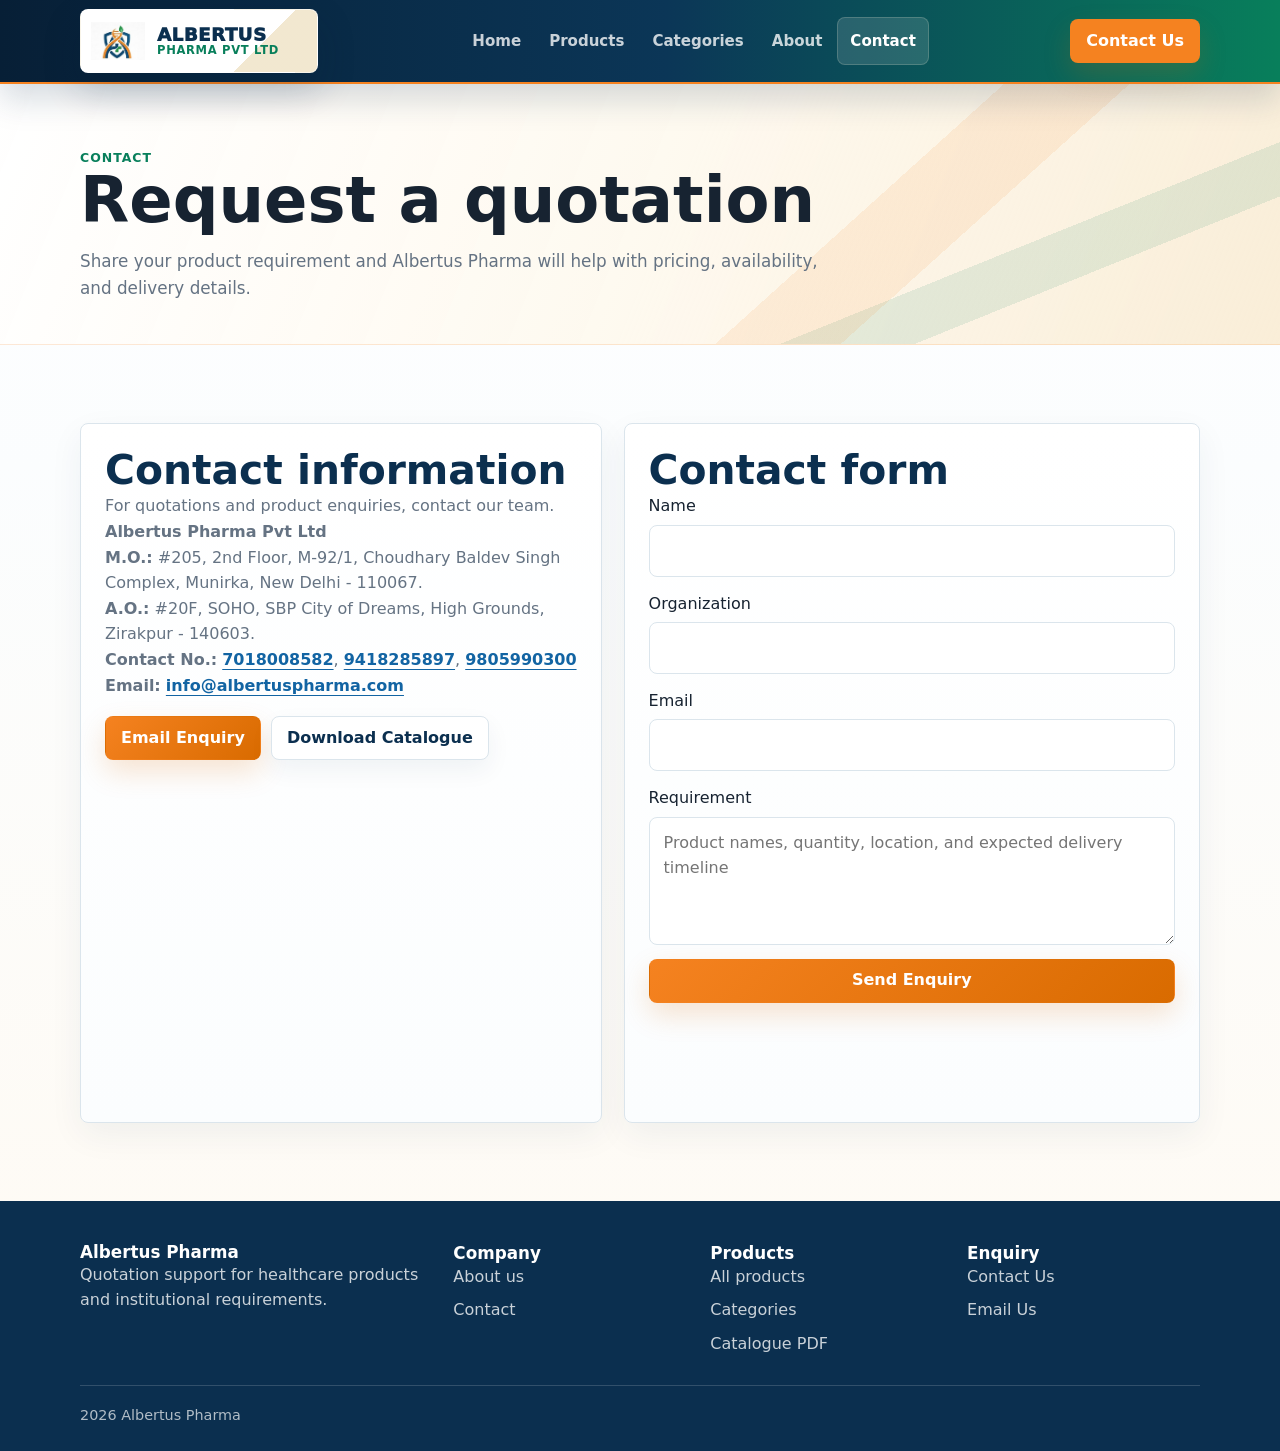
<file: contact/index.html>
<!doctype html>
<html lang="en">
<head>
  <meta charset="utf-8">
  <meta name="viewport" content="width=device-width, initial-scale=1">
  <title>Contact | Albertus Pharma</title>
  <meta name="description" content="Contact Albertus Pharma for pharmaceutical product quotations, availability, delivery details, and institutional procurement support.">
  <link rel="stylesheet" href="/assets/css/styles.css?v=20260802-elegant-home">
</head>
<body data-page="contact">
  <header class="site-header">
    <div class="nav-shell">
      <a class="brand" href="/" aria-label="Albertus Pharma home"><span class="brand-mark"><img class="brand-emblem" src="/assets/img/albertus-emblem-header.png" alt="" aria-hidden="true"><span class="brand-type"><strong>Albertus</strong><span>Pharma Pvt Ltd</span></span></span></a>
      <button class="nav-toggle" type="button" aria-label="Open navigation" aria-expanded="false" data-nav-toggle><span></span></button>
      <nav class="nav-menu" data-nav-menu>
        <a class="nav-link" data-page="home" href="/">Home</a>
        <a class="nav-link" data-page="products" href="/products/">Products</a>
        <a class="nav-link" data-page="categories" href="/categories/">Categories</a>
        <a class="nav-link" data-page="about" href="/about/">About</a>
        <a class="nav-link" data-page="contact" href="/contact/">Contact</a>
      </nav>
      <a class="button button-primary top-action" href="/contact/">Contact Us</a>
    </div>
  </header>
  <main>
    <section class="page-hero">
      <div class="container">
        <div class="eyebrow">Contact</div>
        <h1>Request a quotation</h1>
        <p>Share your product requirement and Albertus Pharma will help with pricing, availability, and delivery details.</p>
      </div>
    </section>
    <section class="section">
      <div class="container contact-grid">
        <div class="contact-panel">
          <h2>Contact information</h2>
          <p class="muted">For quotations and product enquiries, contact our team.</p>
          <p class="muted"><strong>Albertus Pharma Pvt Ltd</strong></p>
          <p class="muted"><strong>M.O.:</strong> #205, 2nd Floor, M-92/1, Choudhary Baldev Singh Complex, Munirka, New Delhi - 110067.</p>
          <p class="muted"><strong>A.O.:</strong> #20F, SOHO, SBP City of Dreams, High Grounds, Zirakpur - 140603.</p>
          <p class="muted"><strong>Contact No.:</strong> <a class="text-link" href="tel:+917018008582">7018008582</a>, <a class="text-link" href="tel:+919418285897">9418285897</a>, <a class="text-link" href="tel:+919805990300">9805990300</a></p>
          <p class="muted"><strong>Email:</strong> <a class="text-link" href="mailto:info@albertuspharma.com">info@albertuspharma.com</a></p>
          <div class="button-row" style="margin-top:18px">
            <a class="button button-primary" href="mailto:info@albertuspharma.com?subject=Product%20Enquiry%20for%20Albertus%20Pharma">Email Enquiry</a>
            <a class="button button-ghost" data-catalogue-link download>Download Catalogue</a>
          </div>
          <iframe class="map-frame" title="Albertus Pharma office map" loading="lazy" src="https://www.google.com/maps?q=Munirka%20New%20Delhi%20110067&output=embed"></iframe>
        </div>
        <div class="contact-panel">
          <h2>Contact form</h2>
          <p class="form-status" data-form-success hidden>Thank you. Your enquiry has been sent to Albertus Pharma.</p>
          <form class="contact-form" action="https://formsubmit.co/info@albertuspharma.com" method="POST" data-contact-form>
            <input type="hidden" name="_subject" value="Product Enquiry for Albertus Pharma">
            <input type="hidden" name="_template" value="table">
            <input type="hidden" name="_captcha" value="false">
            <input type="hidden" name="_next" value="https://www.albertuspharma.com/contact/?submitted=true">
            <input class="form-honey" type="text" name="_honey" tabindex="-1" autocomplete="off">
            <label class="field"><span>Name</span><input name="name" autocomplete="name" required></label>
            <label class="field"><span>Organization</span><input name="organization" autocomplete="organization"></label>
            <label class="field"><span>Email</span><input name="email" type="email" autocomplete="email" required></label>
            <label class="field"><span>Requirement</span><textarea name="requirement" required placeholder="Product names, quantity, location, and expected delivery timeline"></textarea></label>
            <button class="button button-primary" type="submit">Send Enquiry</button>
          </form>
        </div>
      </div>
    </section>
  </main>
  <footer class="site-footer">
    <div class="container footer-grid">
      <div><h2 data-business-name>Albertus Pharma</h2><p>Quotation support for healthcare products and institutional requirements.</p></div>
      <div><h3>Company</h3><div class="footer-links"><a href="/about/">About us</a><a href="/contact/">Contact</a></div></div>
      <div><h3>Products</h3><div class="footer-links"><a href="/products/">All products</a><a href="/categories/">Categories</a><a data-catalogue-link download>Catalogue PDF</a></div></div>
      <div><h3>Enquiry</h3><div class="footer-links"><a href="/contact/">Contact Us</a><a href="mailto:info@albertuspharma.com">Email Us</a></div></div>
    </div>
    <div class="container footer-bottom">2026 Albertus Pharma</div>
  </footer>
  <script src="/assets/js/config.js"></script>
  <script src="/assets/js/products.js?v=20260730-products"></script>
  <script src="/assets/js/main.js?v=20260802-brand-showcase"></script>
</body>
</html>
</file>
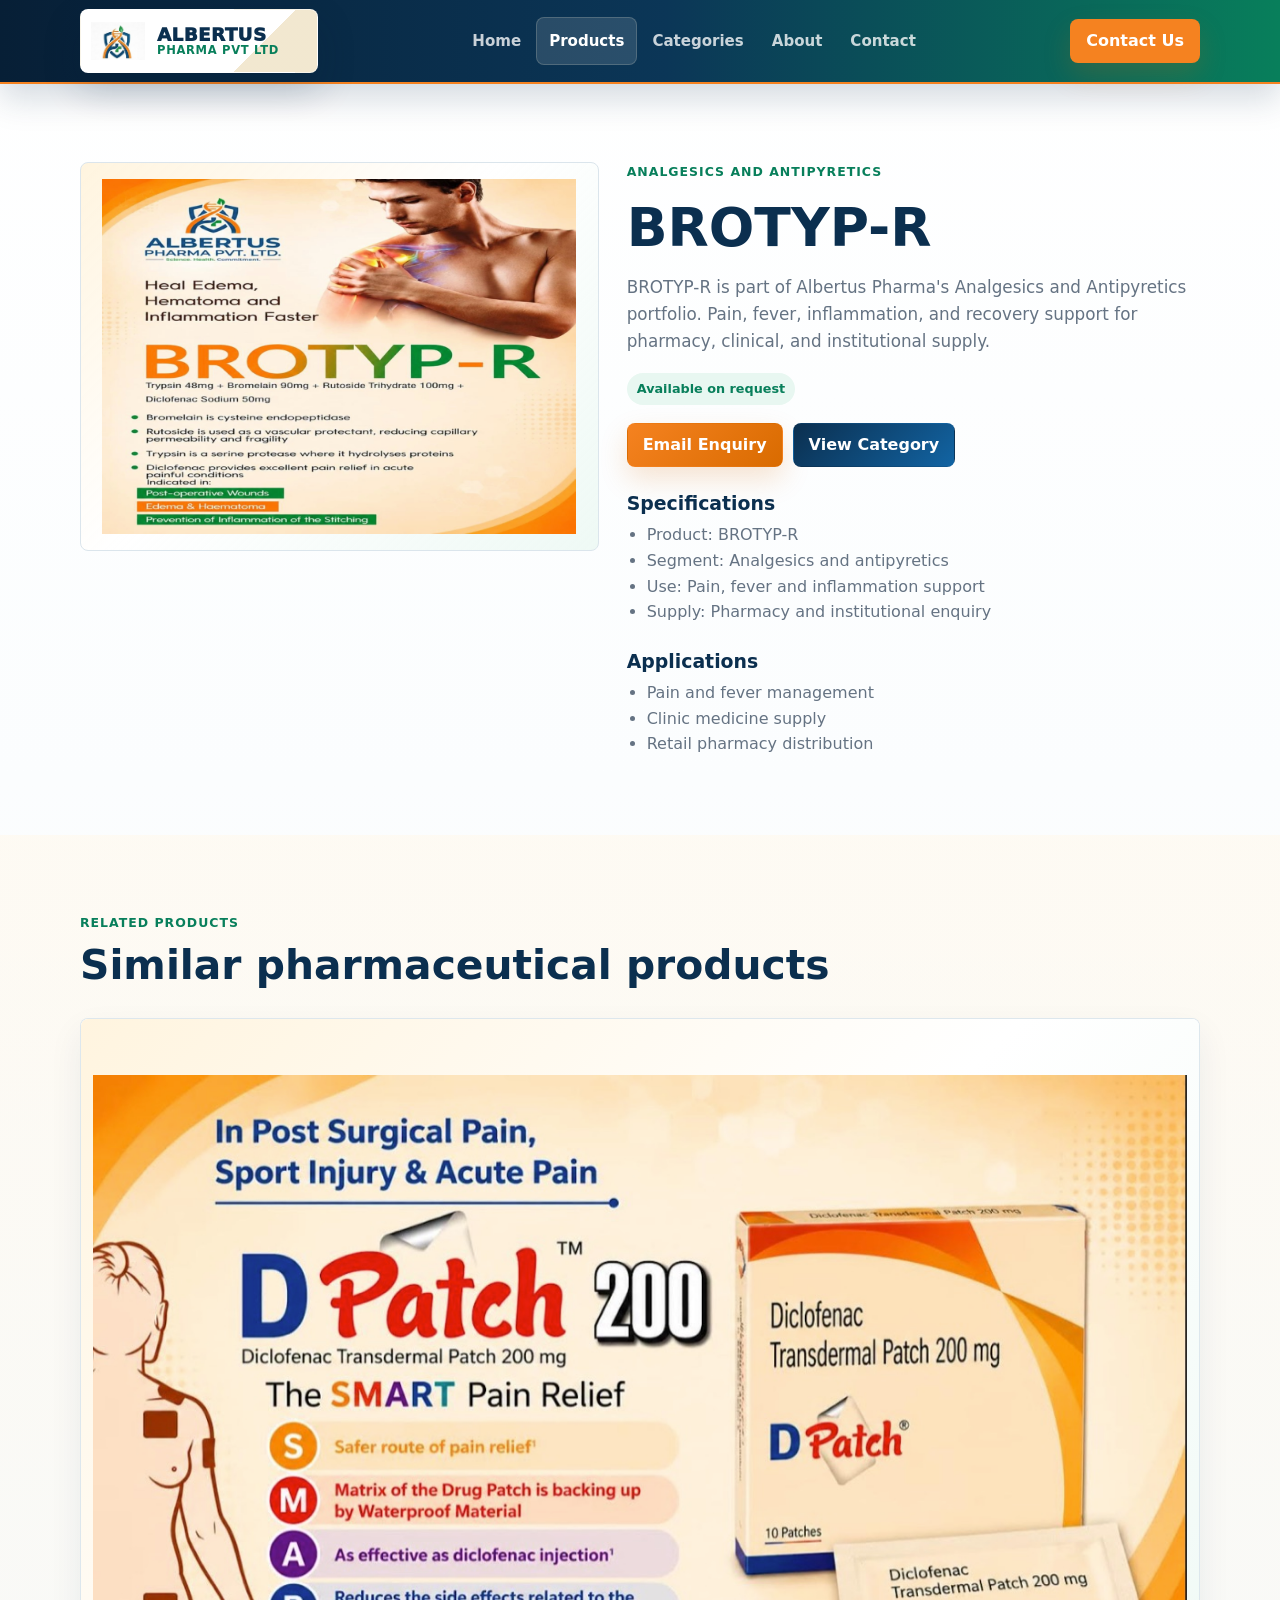
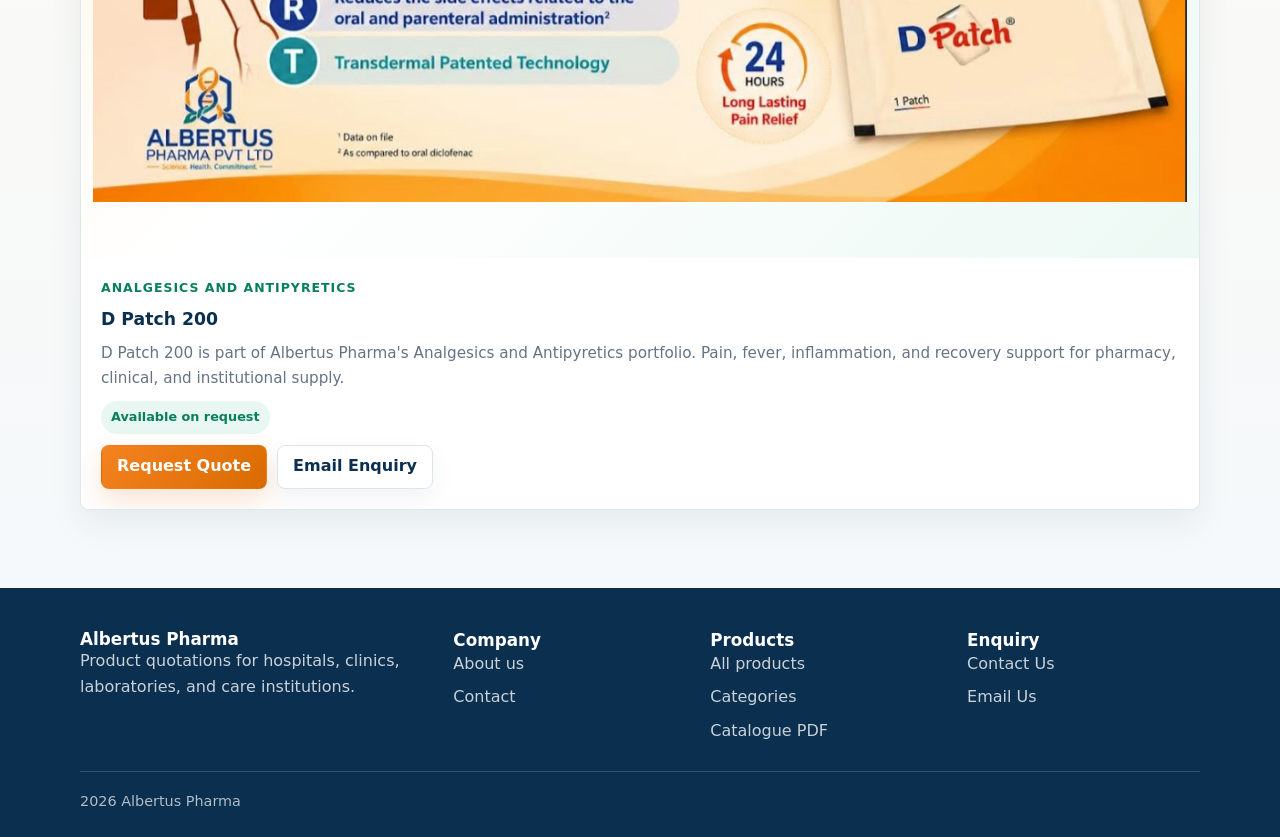
<file: product/index.html>
<!doctype html>
<html lang="en">
<head>
  <meta charset="utf-8">
  <meta name="viewport" content="width=device-width, initial-scale=1">
  <title>Product Details | Albertus Pharma</title>
  <meta name="description" content="View Albertus Pharma product specifications, applications, availability, and related pharmaceutical products.">
  <link rel="stylesheet" href="/assets/css/styles.css?v=20260802-elegant-home">
</head>
<body data-page="products">
  <header class="site-header">
    <div class="nav-shell">
      <a class="brand" href="/" aria-label="Albertus Pharma home"><span class="brand-mark"><img class="brand-emblem" src="/assets/img/albertus-emblem-header.png" alt="" aria-hidden="true"><span class="brand-type"><strong>Albertus</strong><span>Pharma Pvt Ltd</span></span></span></a>
      <button class="nav-toggle" type="button" aria-label="Open navigation" aria-expanded="false" data-nav-toggle><span></span></button>
      <nav class="nav-menu" data-nav-menu>
        <a class="nav-link" data-page="home" href="/">Home</a>
        <a class="nav-link" data-page="products" href="/products/">Products</a>
        <a class="nav-link" data-page="categories" href="/categories/">Categories</a>
        <a class="nav-link" data-page="about" href="/about/">About</a>
        <a class="nav-link" data-page="contact" href="/contact/">Contact</a>
      </nav>
      <a class="button button-primary top-action" href="/contact/">Contact Us</a>
    </div>
  </header>
  <main>
    <section class="section">
      <div class="container detail-layout" data-product-detail></div>
    </section>
    <section class="section alt">
      <div class="container">
        <div class="section-head">
          <div class="eyebrow">Related products</div>
          <h2>Similar pharmaceutical products</h2>
        </div>
        <div class="featured-grid" data-related-products></div>
      </div>
    </section>
  </main>
  <footer class="site-footer">
    <div class="container footer-grid">
      <div><h2 data-business-name>Albertus Pharma</h2><p>Product quotations for hospitals, clinics, laboratories, and care institutions.</p></div>
      <div><h3>Company</h3><div class="footer-links"><a href="/about/">About us</a><a href="/contact/">Contact</a></div></div>
      <div><h3>Products</h3><div class="footer-links"><a href="/products/">All products</a><a href="/categories/">Categories</a><a data-catalogue-link download>Catalogue PDF</a></div></div>
      <div><h3>Enquiry</h3><div class="footer-links"><a href="/contact/">Contact Us</a><a href="mailto:info@albertuspharma.com">Email Us</a></div></div>
    </div>
    <div class="container footer-bottom">2026 Albertus Pharma</div>
  </footer>
  <script src="/assets/js/config.js"></script>
  <script src="/assets/js/products.js?v=20260730-products"></script>
  <script src="/assets/js/main.js?v=20260802-brand-showcase"></script>
  <script src="/assets/js/catalog.js?v=20260802-brand-showcase"></script>
</body>
</html>
</file>
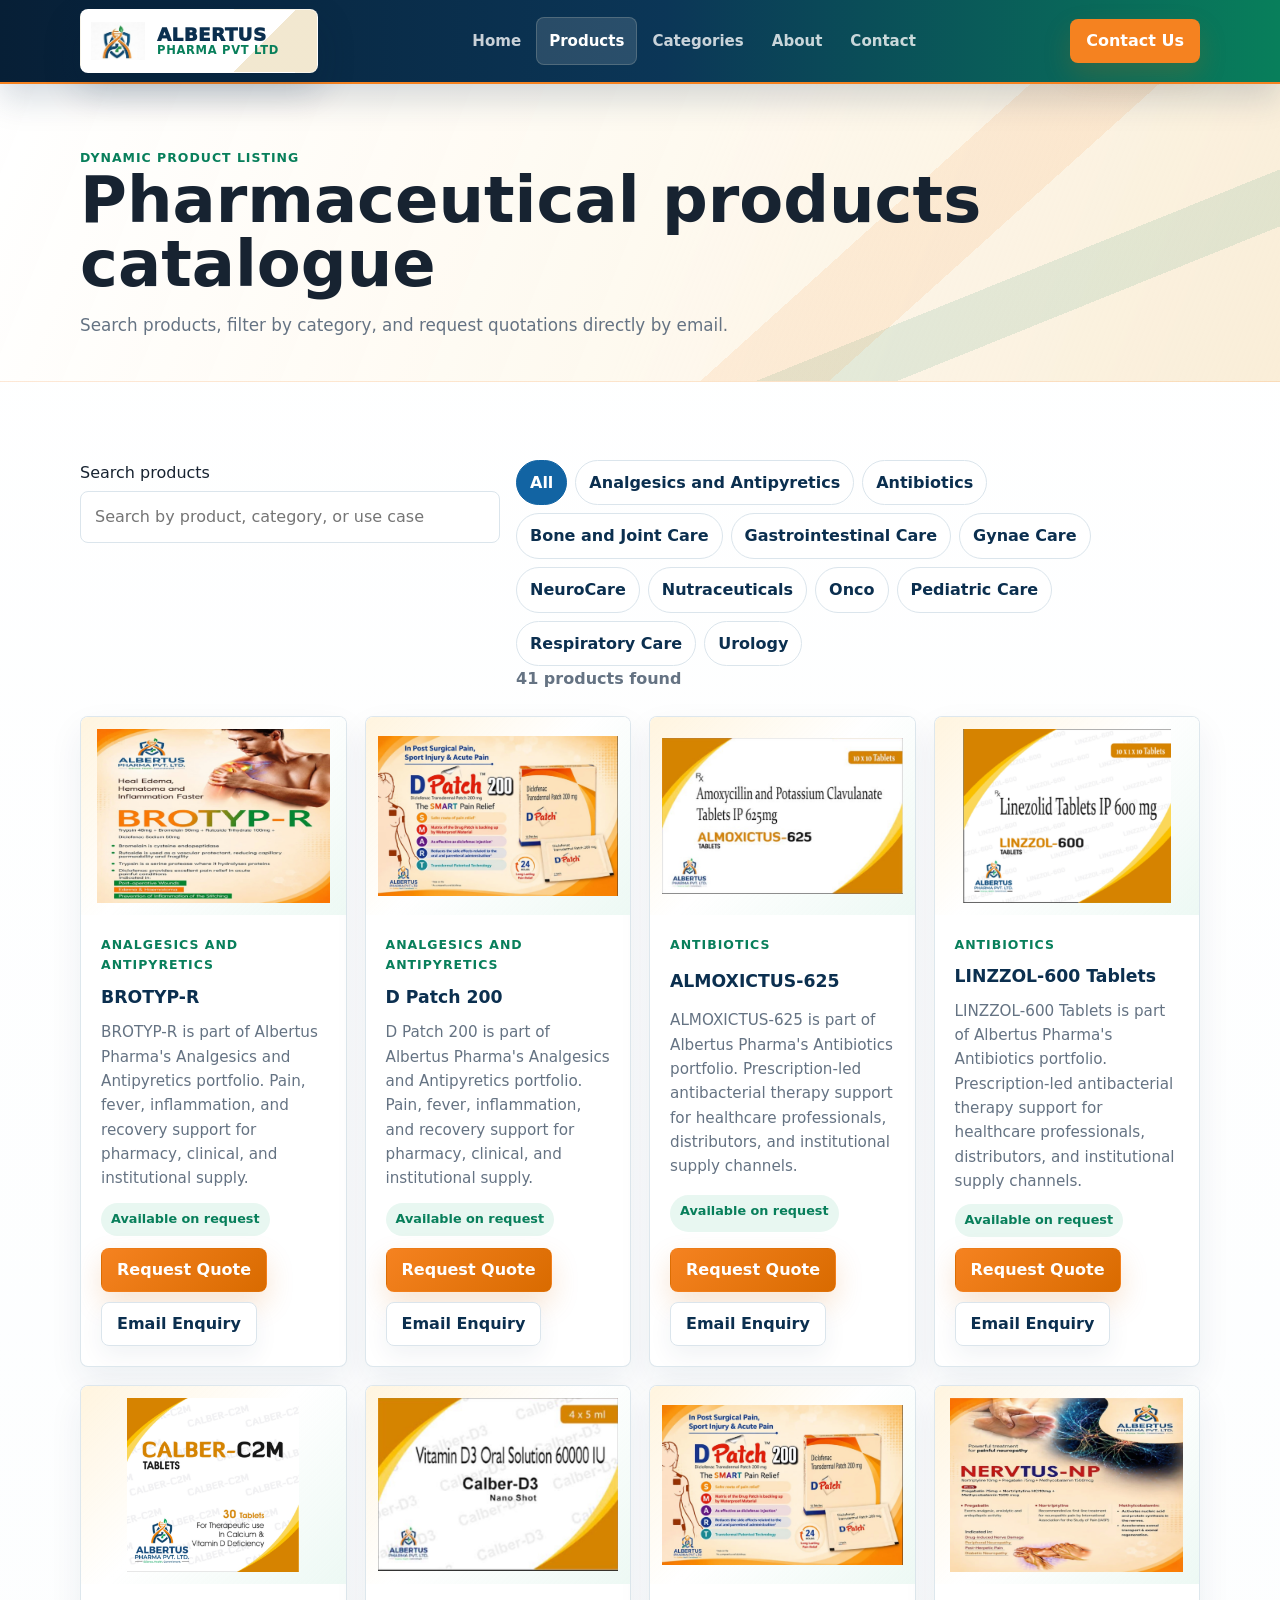
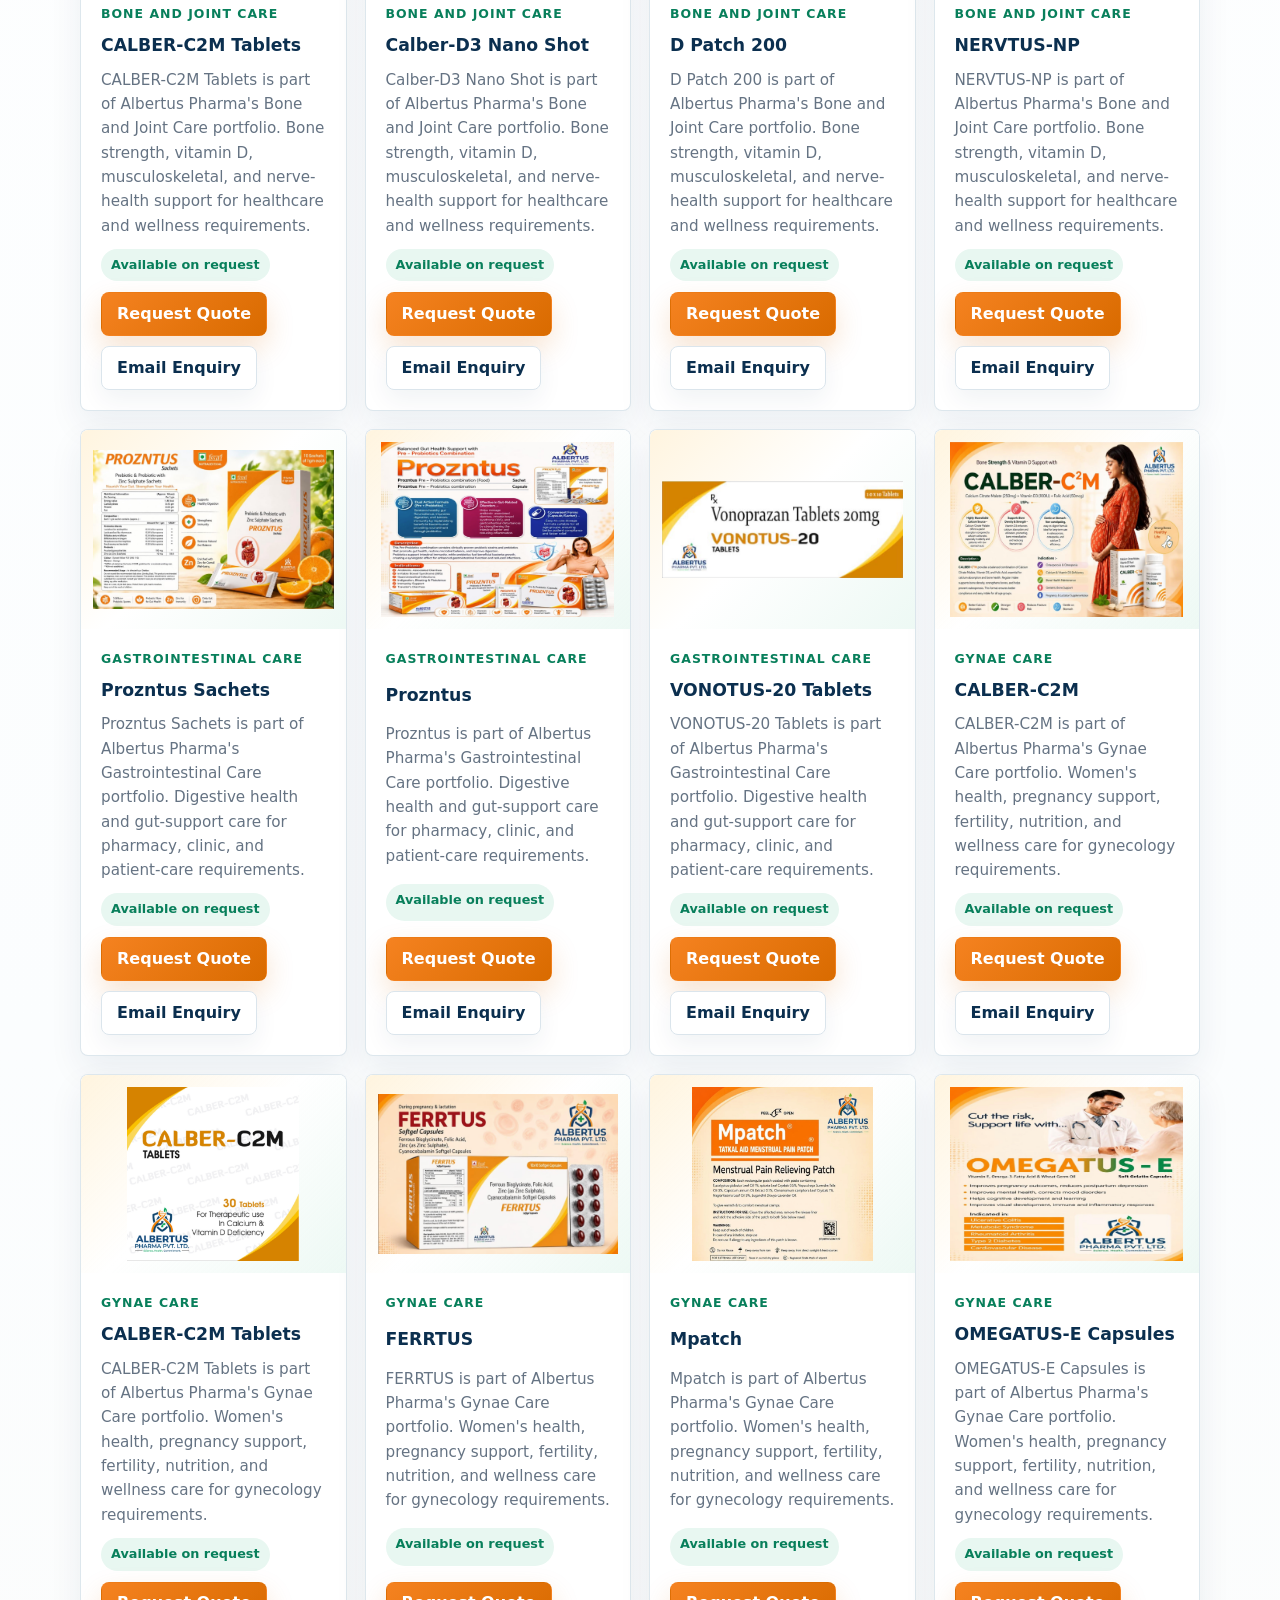
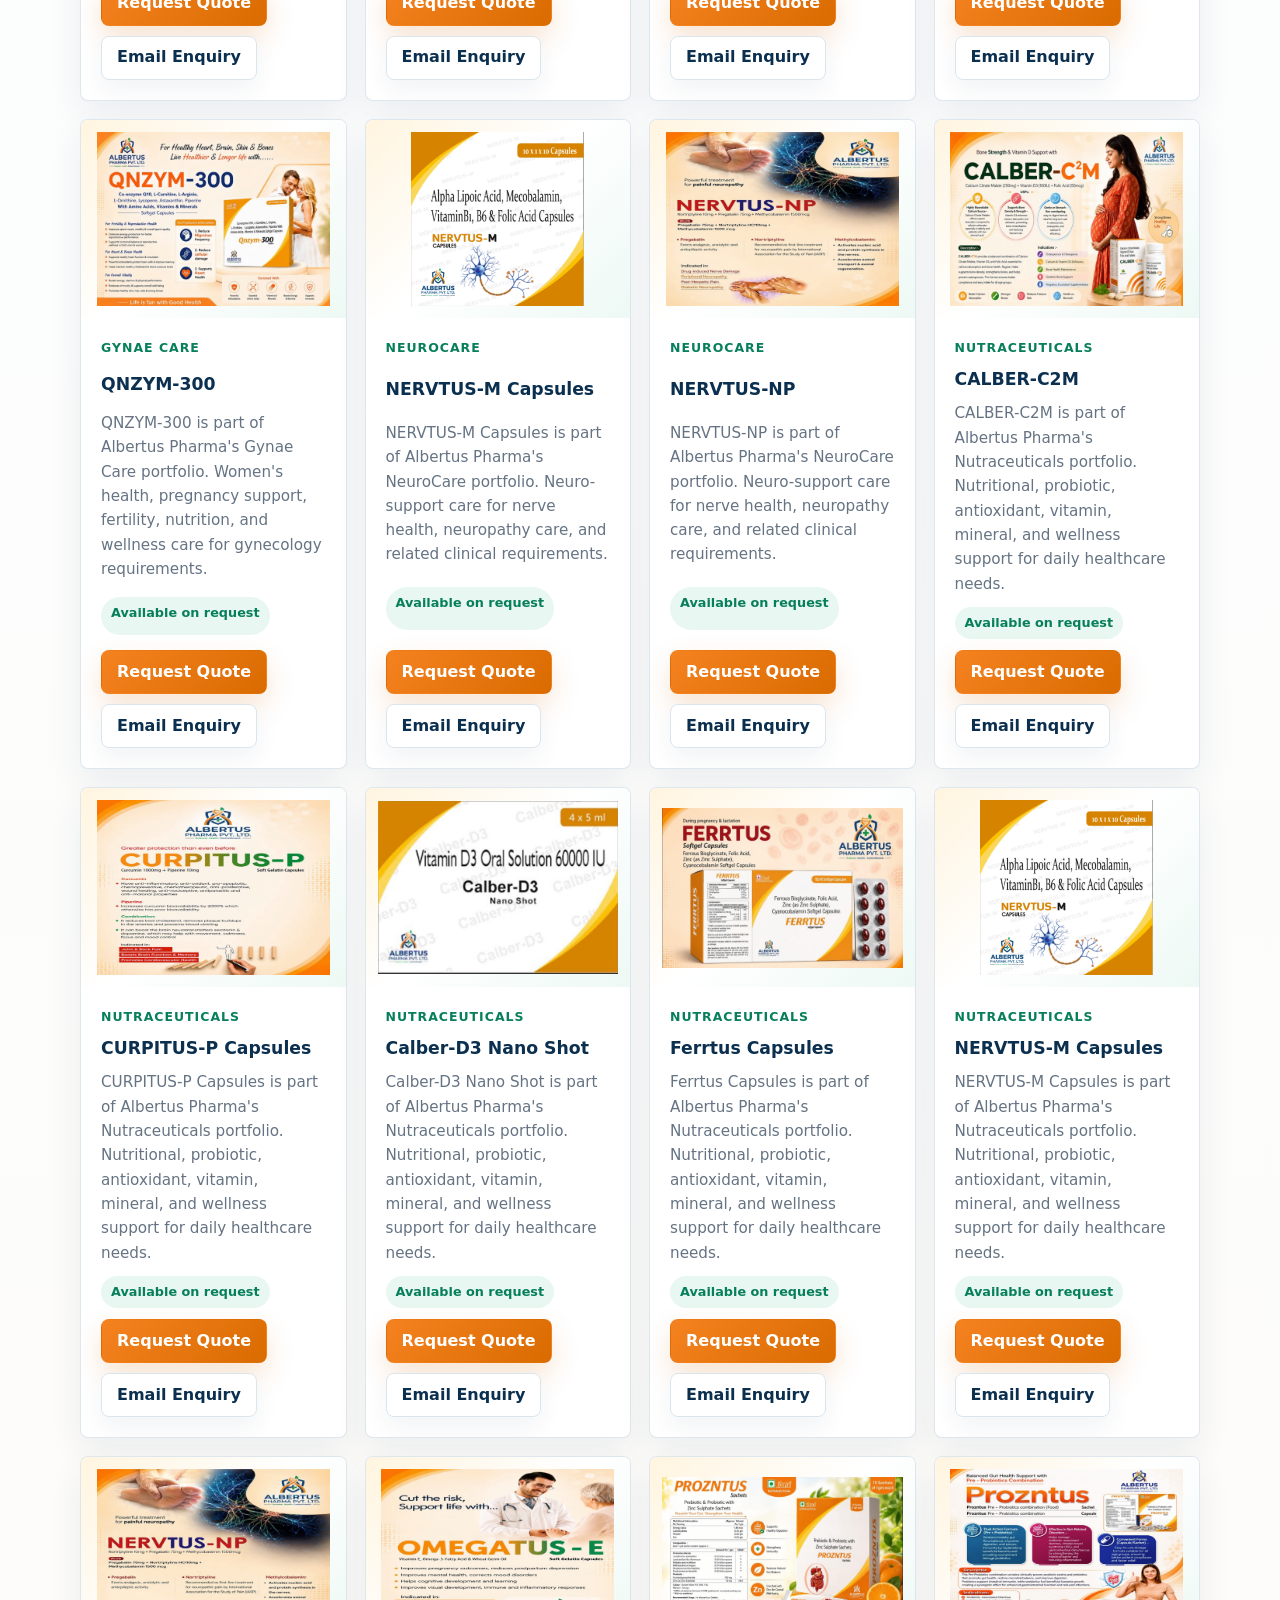
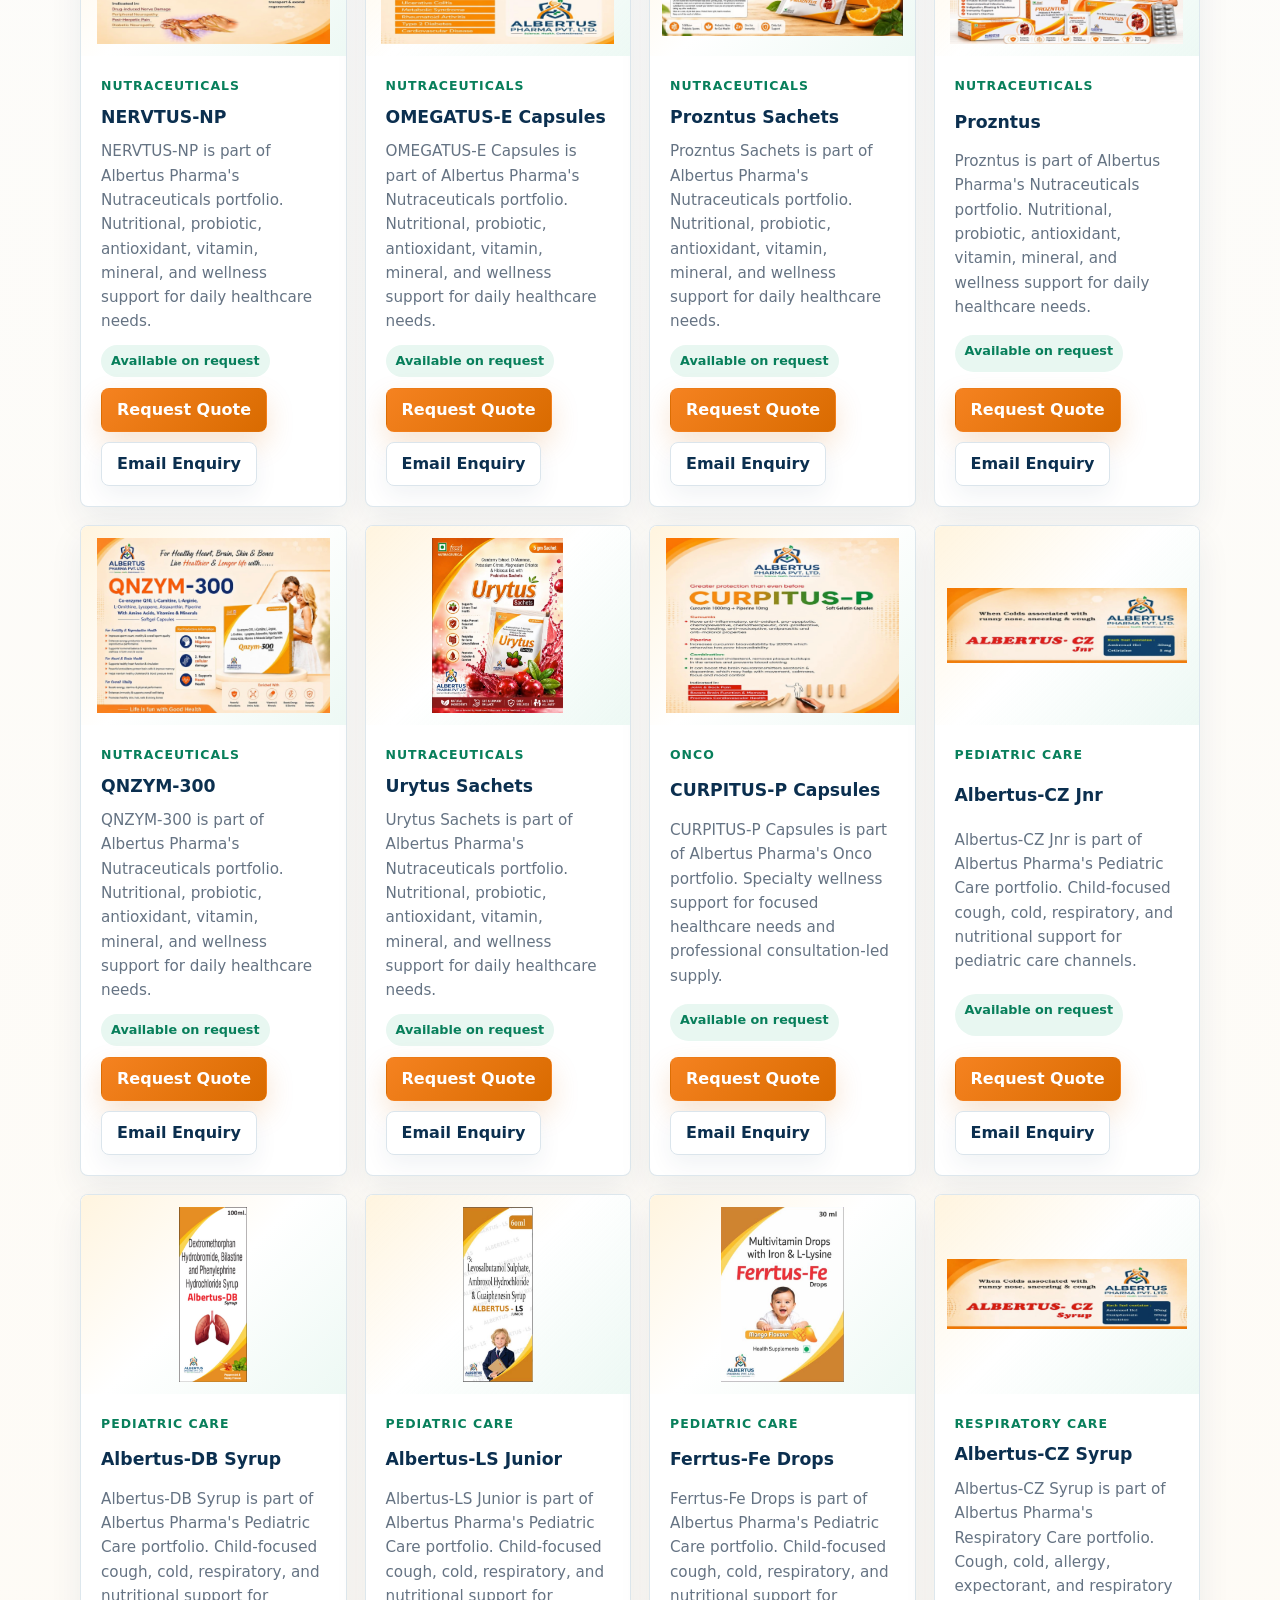
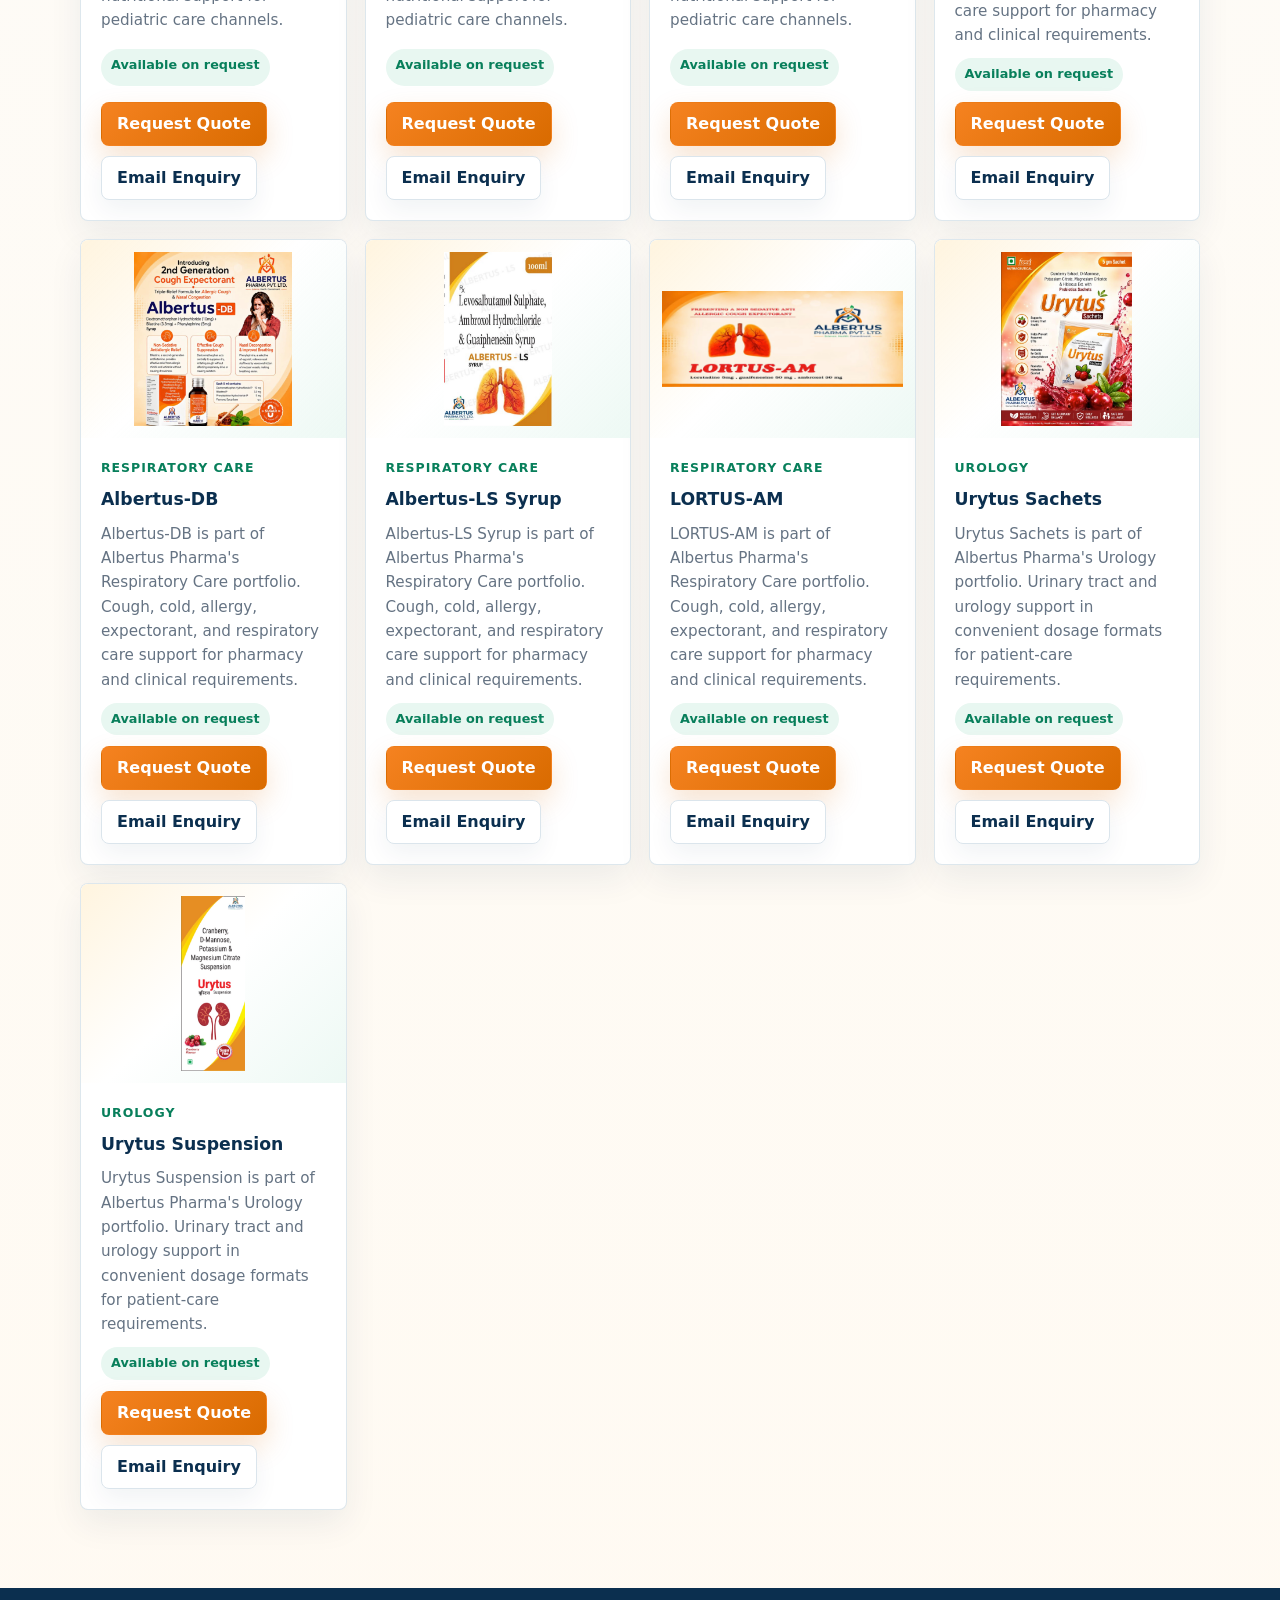
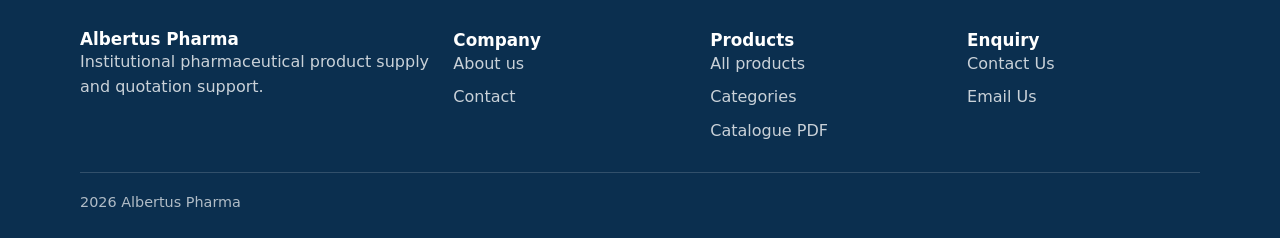
<file: products/index.html>
<!doctype html>
<html lang="en">
<head>
  <meta charset="utf-8">
  <meta name="viewport" content="width=device-width, initial-scale=1">
  <title>Products | Albertus Pharma</title>
  <meta name="description" content="Search pharmaceutical formulations, nutraceuticals, wellness, hygiene, hospital supply, and institutional healthcare products from Albertus Pharma.">
  <meta name="keywords" content="pharmaceutical product catalogue, pharmaceutical products supplier, pharmaceutical distribution, nutraceuticals, quality assurance">
  <link rel="stylesheet" href="/assets/css/styles.css?v=20260802-elegant-home">
</head>
<body data-page="products">
  <header class="site-header">
    <div class="nav-shell">
      <a class="brand" href="/" aria-label="Albertus Pharma home"><span class="brand-mark"><img class="brand-emblem" src="/assets/img/albertus-emblem-header.png" alt="" aria-hidden="true"><span class="brand-type"><strong>Albertus</strong><span>Pharma Pvt Ltd</span></span></span></a>
      <button class="nav-toggle" type="button" aria-label="Open navigation" aria-expanded="false" data-nav-toggle><span></span></button>
      <nav class="nav-menu" data-nav-menu>
        <a class="nav-link" data-page="home" href="/">Home</a>
        <a class="nav-link" data-page="products" href="/products/">Products</a>
        <a class="nav-link" data-page="categories" href="/categories/">Categories</a>
        <a class="nav-link" data-page="about" href="/about/">About</a>
        <a class="nav-link" data-page="contact" href="/contact/">Contact</a>
      </nav>
      <a class="button button-primary top-action" href="/contact/">Contact Us</a>
    </div>
  </header>
  <main>
    <section class="page-hero">
      <div class="container">
        <div class="eyebrow">Dynamic product listing</div>
        <h1>Pharmaceutical products catalogue</h1>
        <p>Search products, filter by category, and request quotations directly by email.</p>
      </div>
    </section>
    <section class="section">
      <div class="container">
        <div class="toolbar">
          <label class="field">
            <span>Search products</span>
            <input class="search-input" type="search" placeholder="Search by product, category, or use case" data-product-search>
          </label>
          <div>
            <div class="filter-row" data-category-filters aria-label="Product category filters"></div>
            <p class="result-count" data-result-count></p>
          </div>
        </div>
        <div class="products-grid" data-products-grid></div>
      </div>
    </section>
  </main>
  <footer class="site-footer">
    <div class="container footer-grid">
      <div><h2 data-business-name>Albertus Pharma</h2><p>Institutional pharmaceutical product supply and quotation support.</p></div>
      <div><h3>Company</h3><div class="footer-links"><a href="/about/">About us</a><a href="/contact/">Contact</a></div></div>
      <div><h3>Products</h3><div class="footer-links"><a href="/products/">All products</a><a href="/categories/">Categories</a><a data-catalogue-link download>Catalogue PDF</a></div></div>
      <div><h3>Enquiry</h3><div class="footer-links"><a href="/contact/">Contact Us</a><a href="mailto:info@albertuspharma.com">Email Us</a></div></div>
    </div>
    <div class="container footer-bottom">2026 Albertus Pharma</div>
  </footer>
  <script src="/assets/js/config.js"></script>
  <script src="/assets/js/products.js?v=20260730-products"></script>
  <script src="/assets/js/main.js?v=20260802-brand-showcase"></script>
  <script src="/assets/js/catalog.js?v=20260802-brand-showcase"></script>
</body>
</html>
</file>
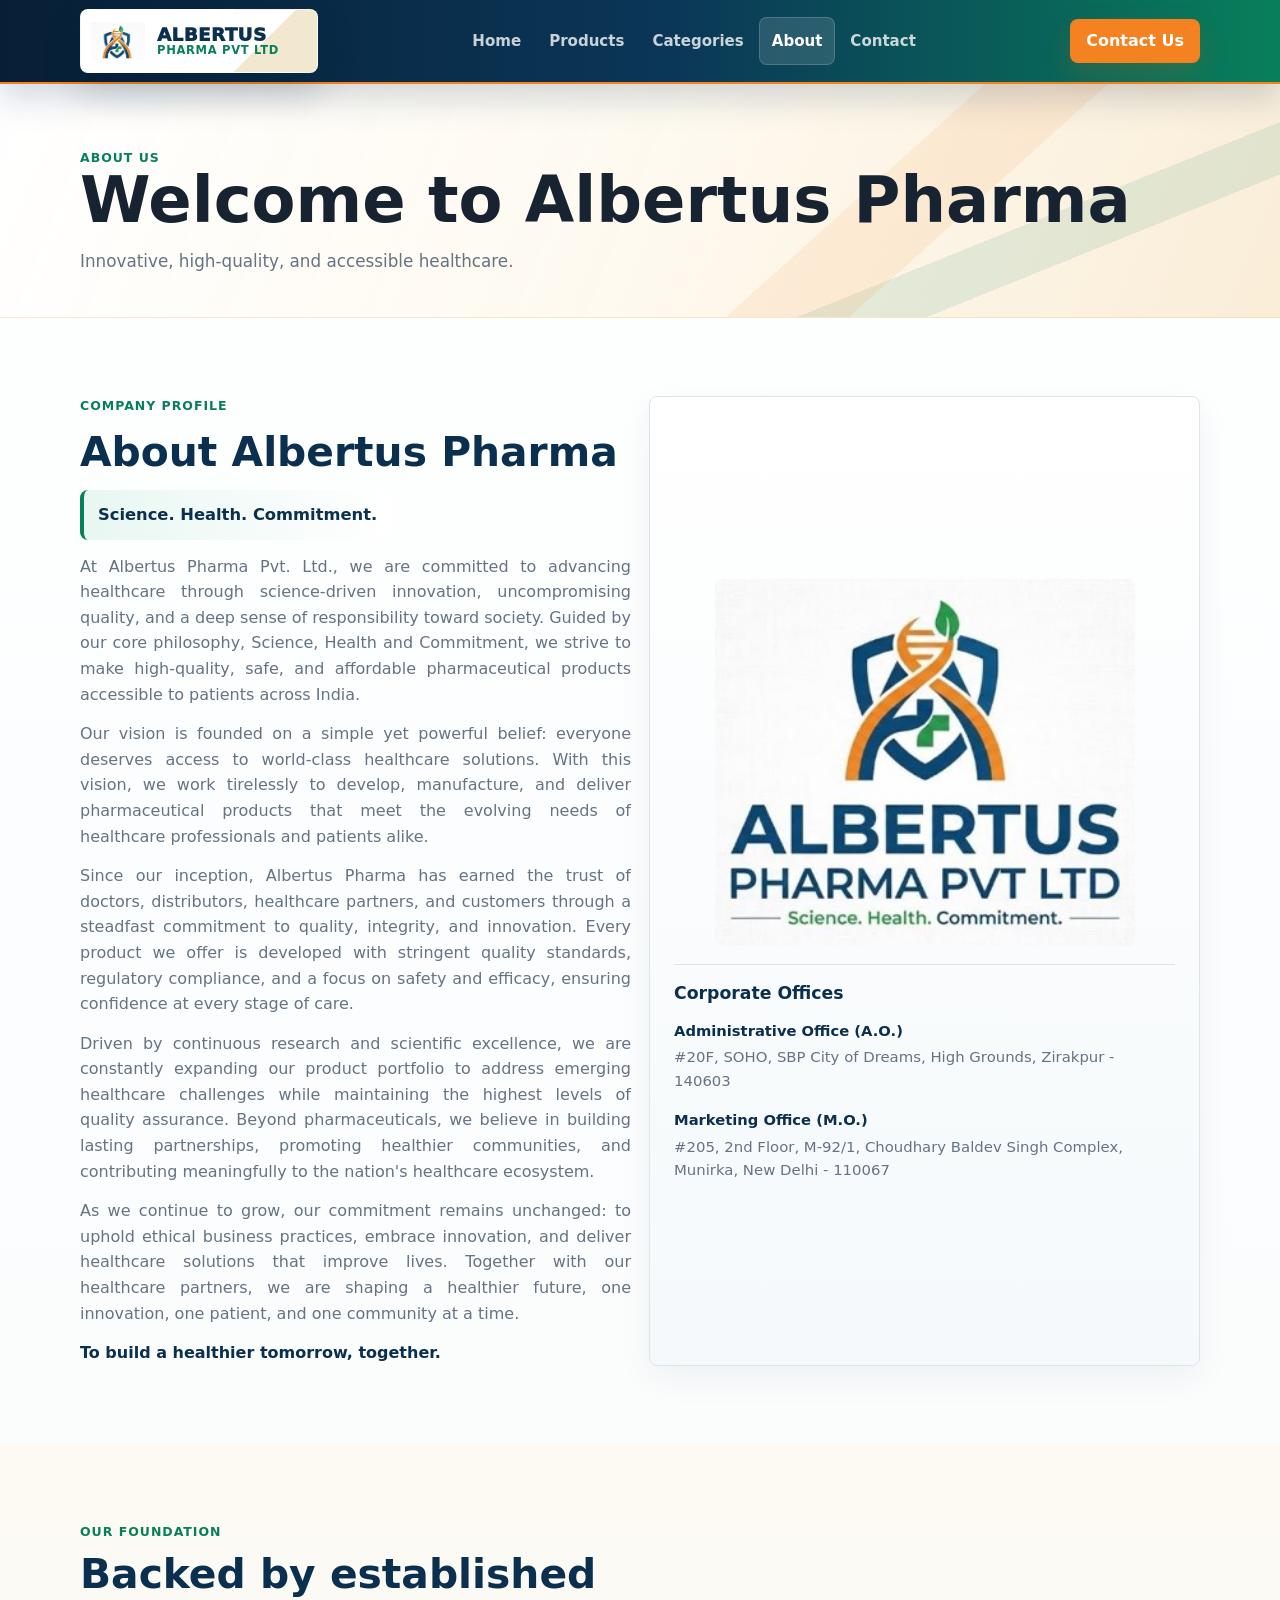
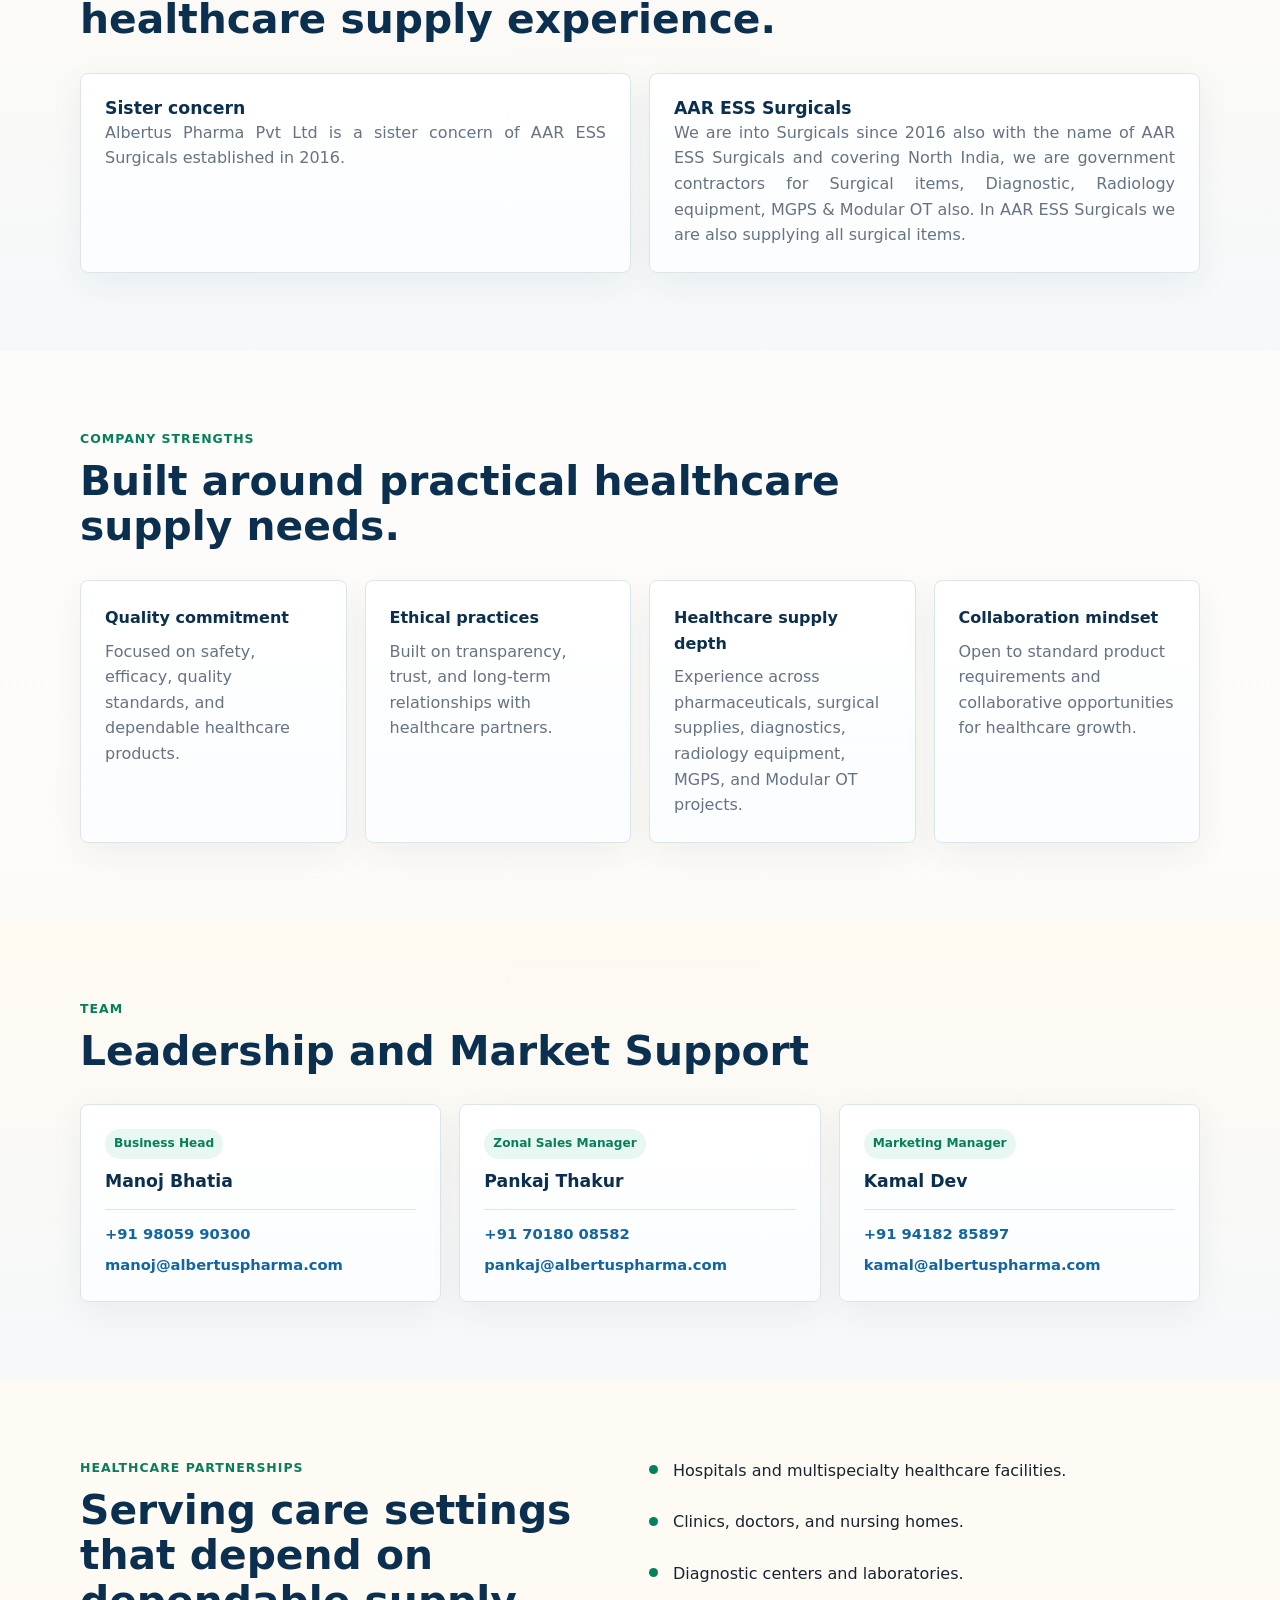
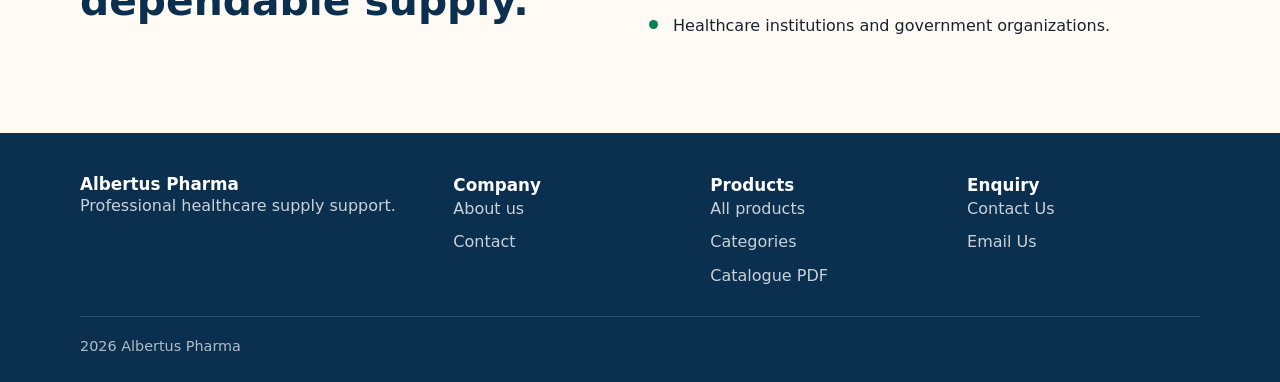
<file: about.html>
<!doctype html>
<html lang="en">
<head>
  <meta charset="utf-8">
  <meta name="viewport" content="width=device-width, initial-scale=1">
  <title>About Us | Albertus Pharma</title>
  <link rel="canonical" href="https://www.albertuspharma.com/about/">
  <meta http-equiv="refresh" content="0; url=/about/">
  <script>
    window.location.replace("/about/" + window.location.search + window.location.hash);
  </script>
</head>
<body>
  <p>Redirecting to <a href="/about/">/about/</a></p>
</body>
</html>
</file>
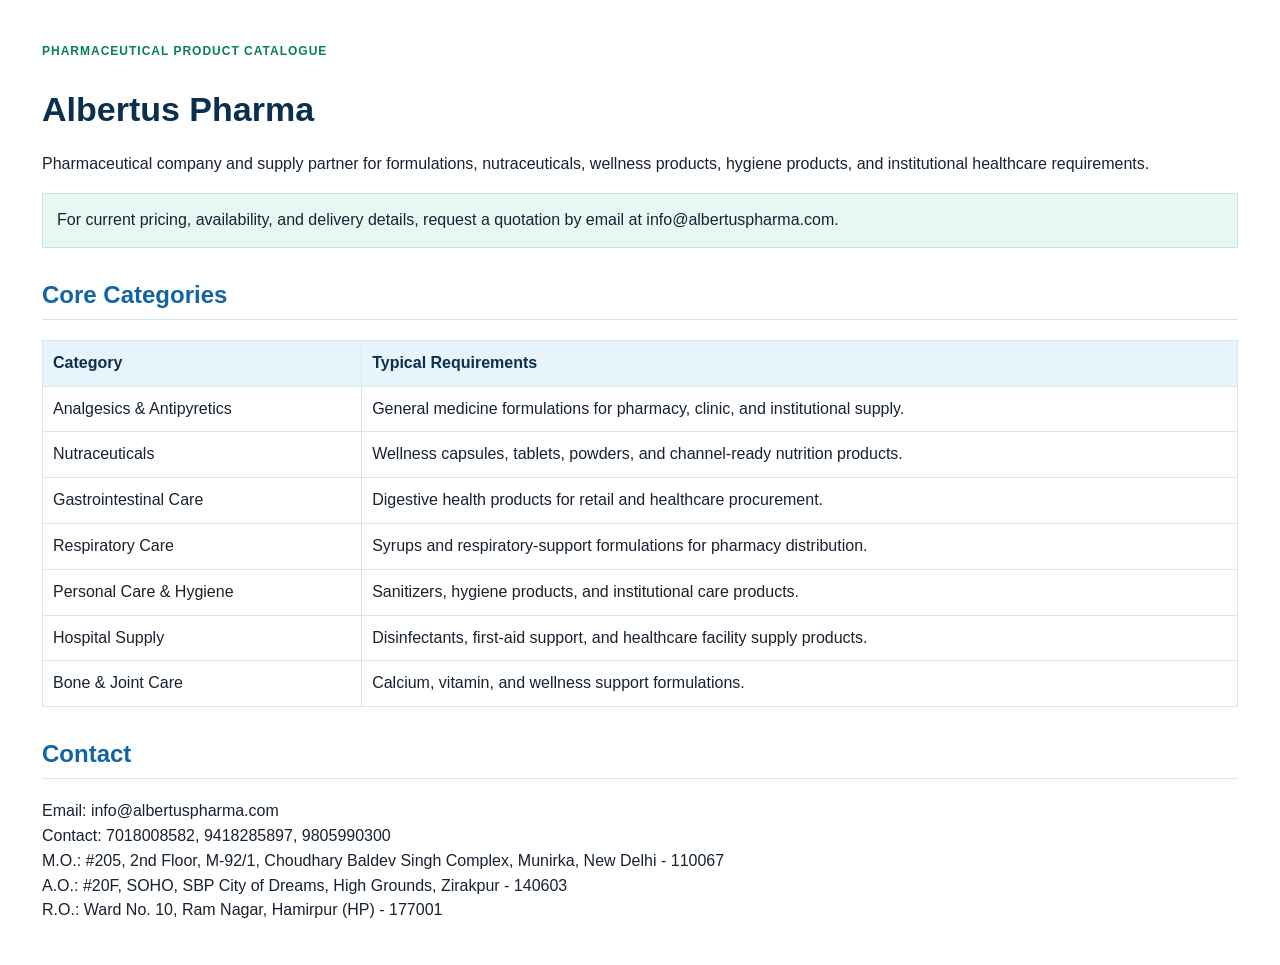
<file: catalogue-source.html>
<!doctype html>
<html lang="en">
<head>
  <meta charset="utf-8">
  <title>Albertus Pharma Catalogue</title>
  <style>
    body { font-family: Helvetica, Arial, sans-serif; color: #172331; margin: 42px; line-height: 1.55; }
    h1 { color: #0b2f4f; font-size: 34px; margin-bottom: 4px; }
    h2 { color: #1264a3; margin-top: 28px; border-bottom: 1px solid #dbe5ec; padding-bottom: 6px; }
    .tag { color: #087f5b; font-weight: 700; text-transform: uppercase; font-size: 12px; letter-spacing: 1px; }
    table { width: 100%; border-collapse: collapse; margin-top: 12px; }
    th, td { border: 1px solid #dbe5ec; padding: 10px; text-align: left; vertical-align: top; }
    th { background: #e8f4fb; color: #0b2f4f; }
    .note { background: #e8f7f1; padding: 14px; border: 1px solid #bfe8d7; }
  </style>
</head>
<body>
  <p class="tag">Pharmaceutical product catalogue</p>
  <h1>Albertus Pharma</h1>
  <p>Pharmaceutical company and supply partner for formulations, nutraceuticals, wellness products, hygiene products, and institutional healthcare requirements.</p>
  <div class="note">For current pricing, availability, and delivery details, request a quotation by email at info@albertuspharma.com.</div>
  <h2>Core Categories</h2>
  <table>
    <tr><th>Category</th><th>Typical Requirements</th></tr>
    <tr><td>Analgesics & Antipyretics</td><td>General medicine formulations for pharmacy, clinic, and institutional supply.</td></tr>
    <tr><td>Nutraceuticals</td><td>Wellness capsules, tablets, powders, and channel-ready nutrition products.</td></tr>
    <tr><td>Gastrointestinal Care</td><td>Digestive health products for retail and healthcare procurement.</td></tr>
    <tr><td>Respiratory Care</td><td>Syrups and respiratory-support formulations for pharmacy distribution.</td></tr>
    <tr><td>Personal Care & Hygiene</td><td>Sanitizers, hygiene products, and institutional care products.</td></tr>
    <tr><td>Hospital Supply</td><td>Disinfectants, first-aid support, and healthcare facility supply products.</td></tr>
    <tr><td>Bone & Joint Care</td><td>Calcium, vitamin, and wellness support formulations.</td></tr>
  </table>
  <h2>Contact</h2>
  <p>Email: info@albertuspharma.com<br>Contact: 7018008582, 9418285897, 9805990300<br>M.O.: #205, 2nd Floor, M-92/1, Choudhary Baldev Singh Complex, Munirka, New Delhi - 110067<br>A.O.: #20F, SOHO, SBP City of Dreams, High Grounds, Zirakpur - 140603<br>R.O.: Ward No. 10, Ram Nagar, Hamirpur (HP) - 177001</p>
</body>
</html>
</file>
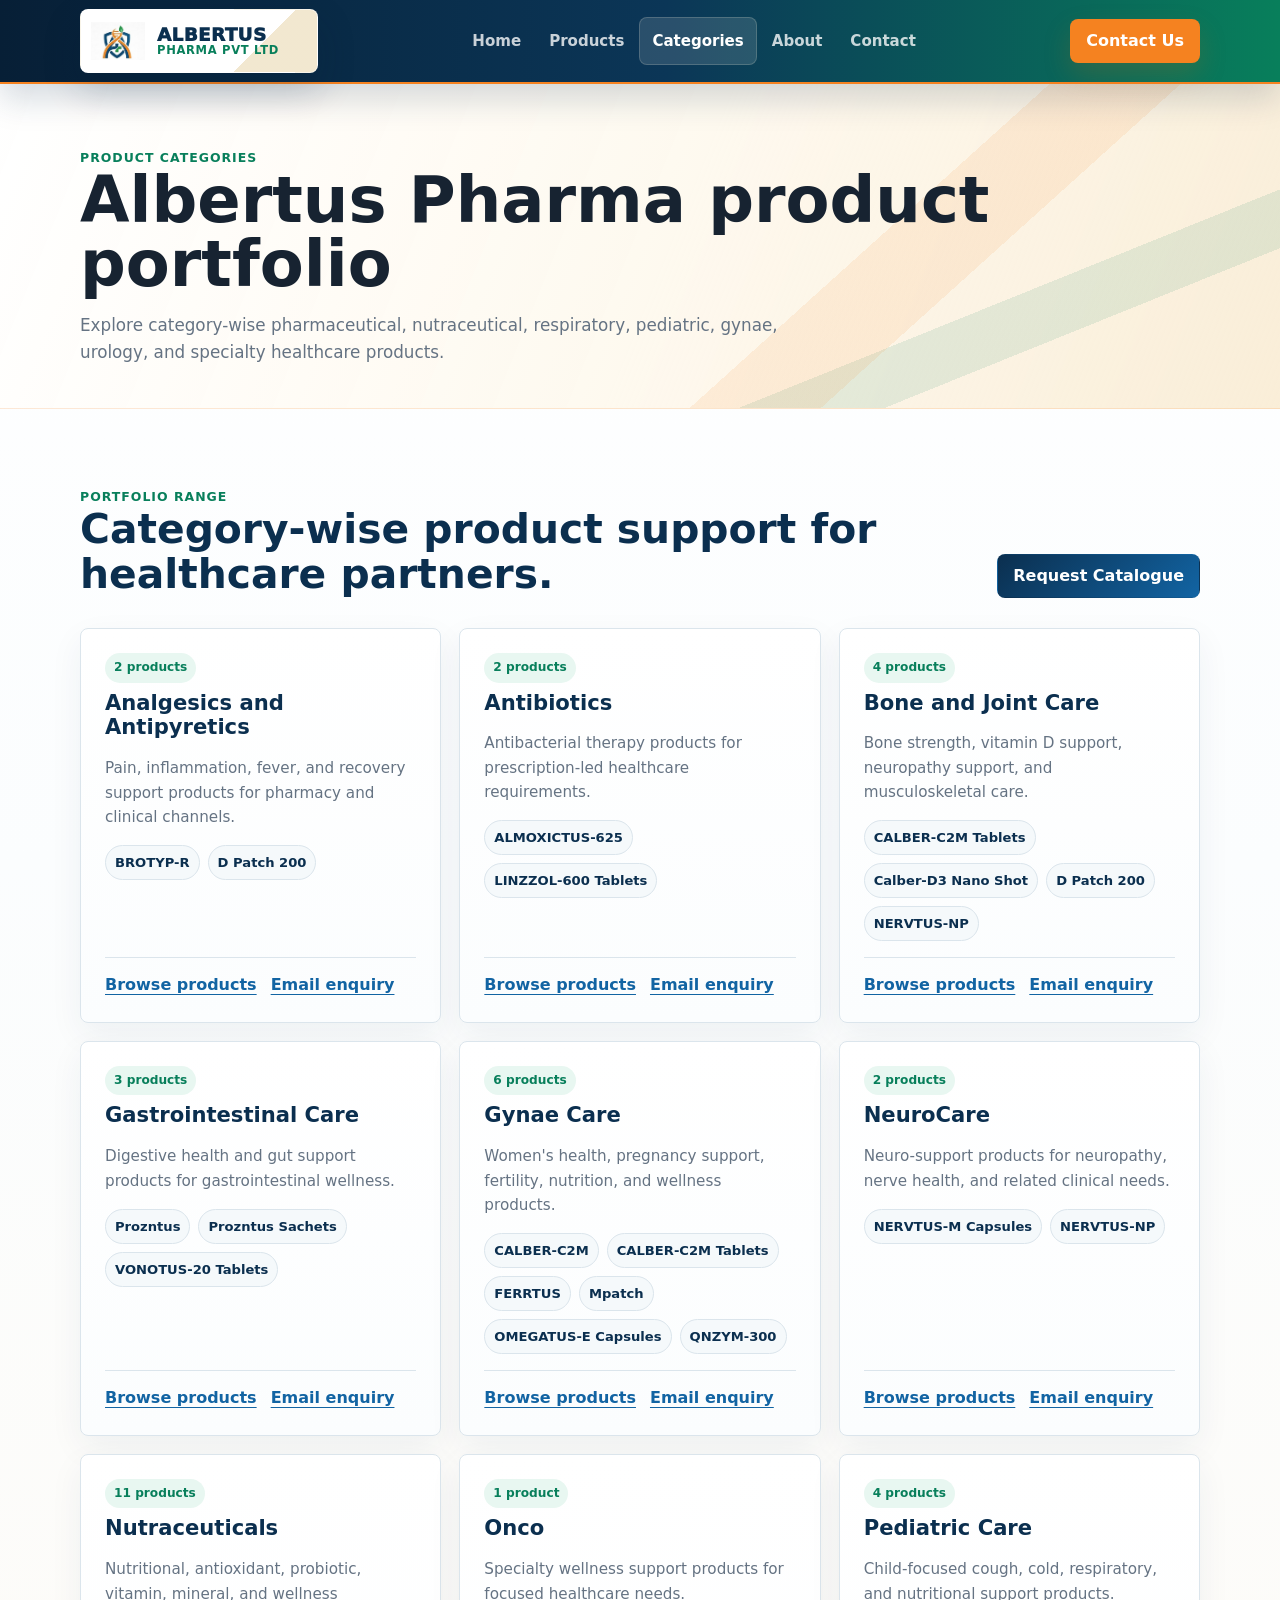
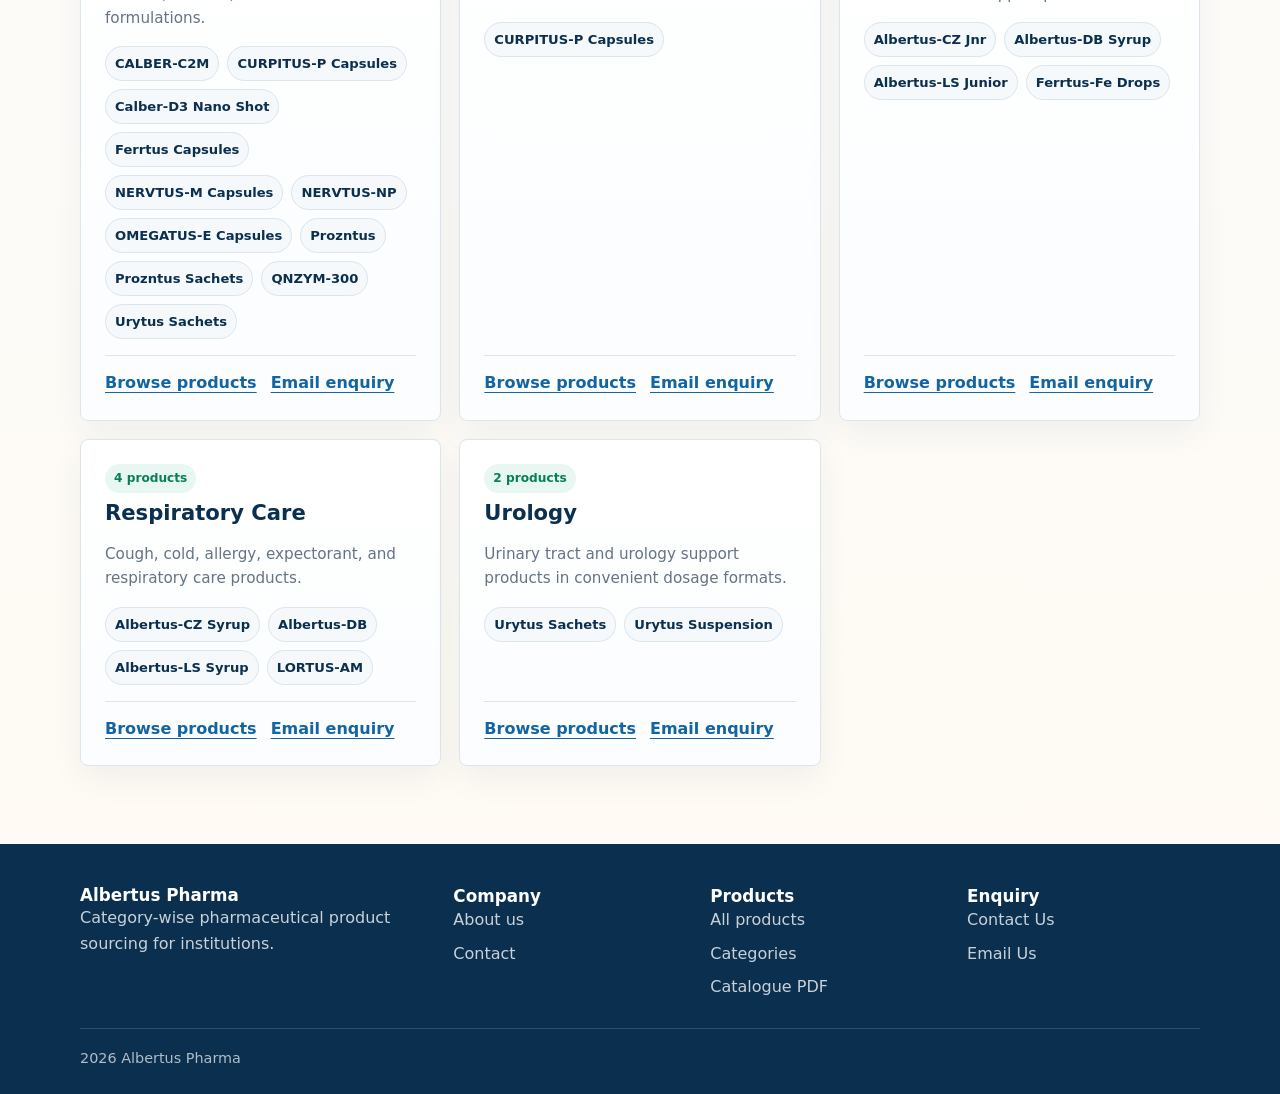
<file: categories.html>
<!doctype html>
<html lang="en">
<head>
  <meta charset="utf-8">
  <meta name="viewport" content="width=device-width, initial-scale=1">
  <title>Categories | Albertus Pharma</title>
  <link rel="canonical" href="https://www.albertuspharma.com/categories/">
  <meta http-equiv="refresh" content="0; url=/categories/">
  <script>
    window.location.replace("/categories/" + window.location.search + window.location.hash);
  </script>
</head>
<body>
  <p>Redirecting to <a href="/categories/">/categories/</a></p>
</body>
</html>
</file>
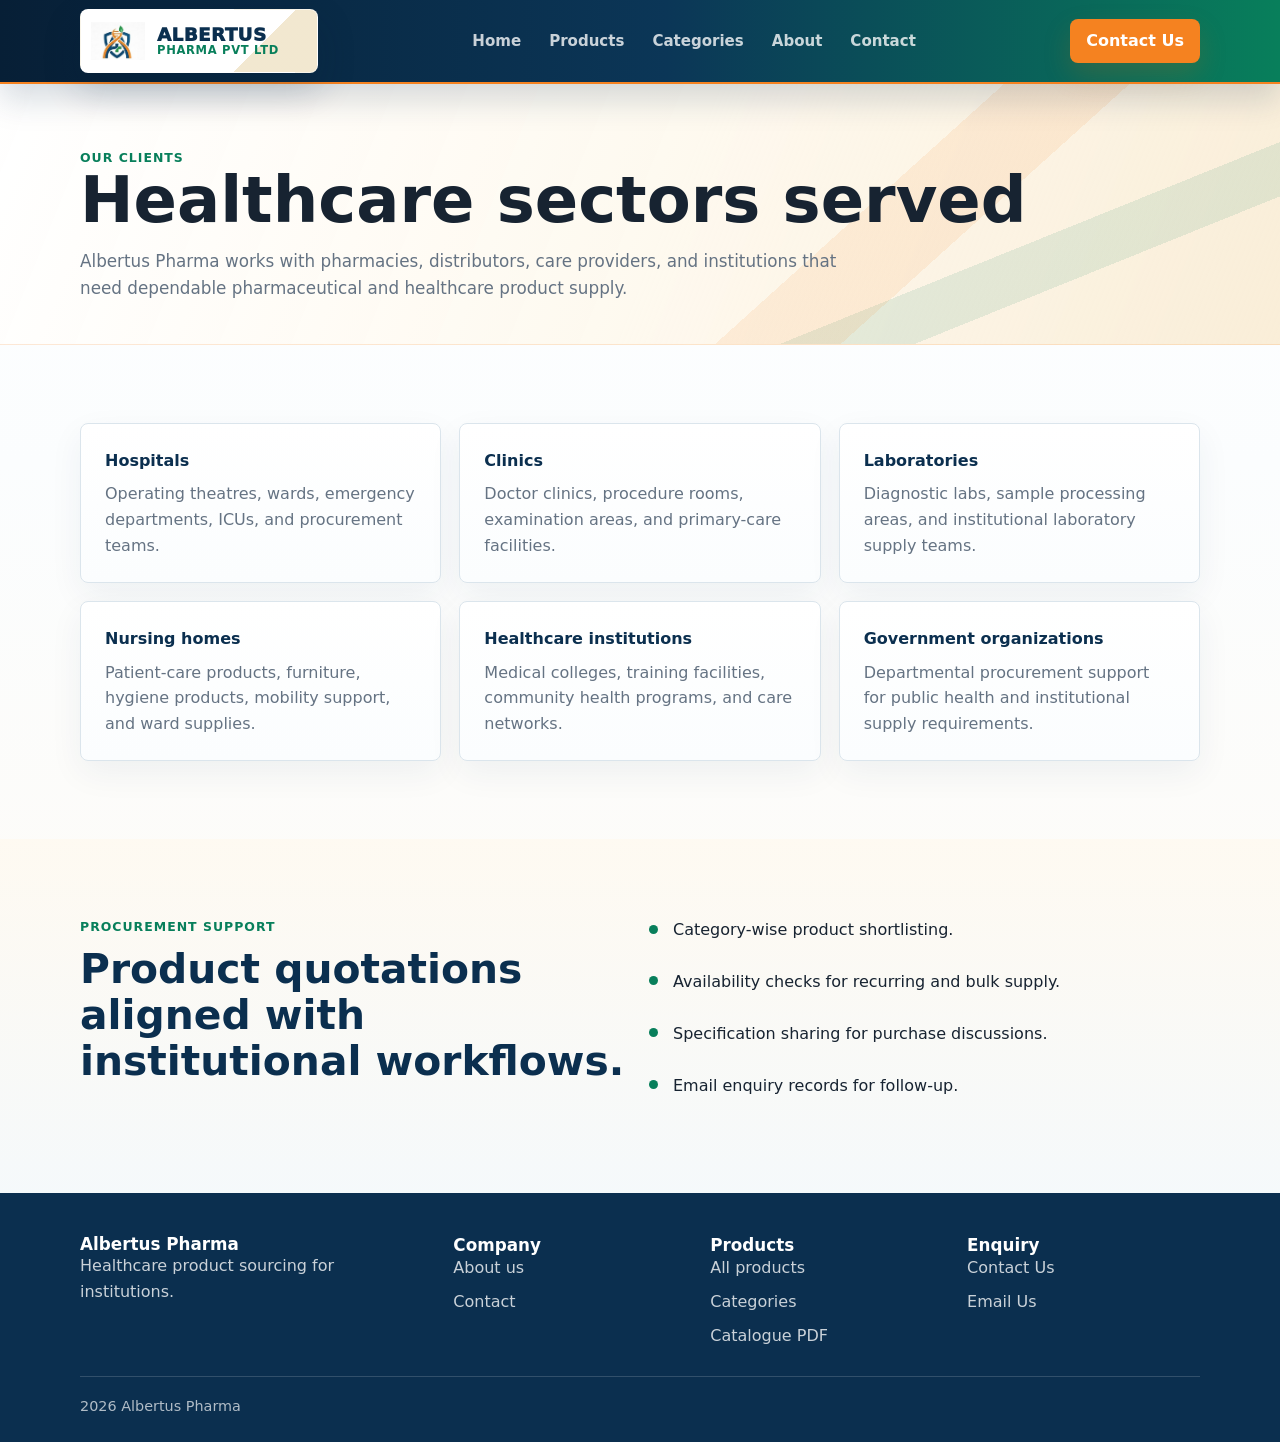
<file: clients.html>
<!doctype html>
<html lang="en">
<head>
  <meta charset="utf-8">
  <meta name="viewport" content="width=device-width, initial-scale=1">
  <title>Clients | Albertus Pharma</title>
  <link rel="canonical" href="https://www.albertuspharma.com/clients/">
  <meta http-equiv="refresh" content="0; url=/clients/">
  <script>
    window.location.replace("/clients/" + window.location.search + window.location.hash);
  </script>
</head>
<body>
  <p>Redirecting to <a href="/clients/">/clients/</a></p>
</body>
</html>
</file>
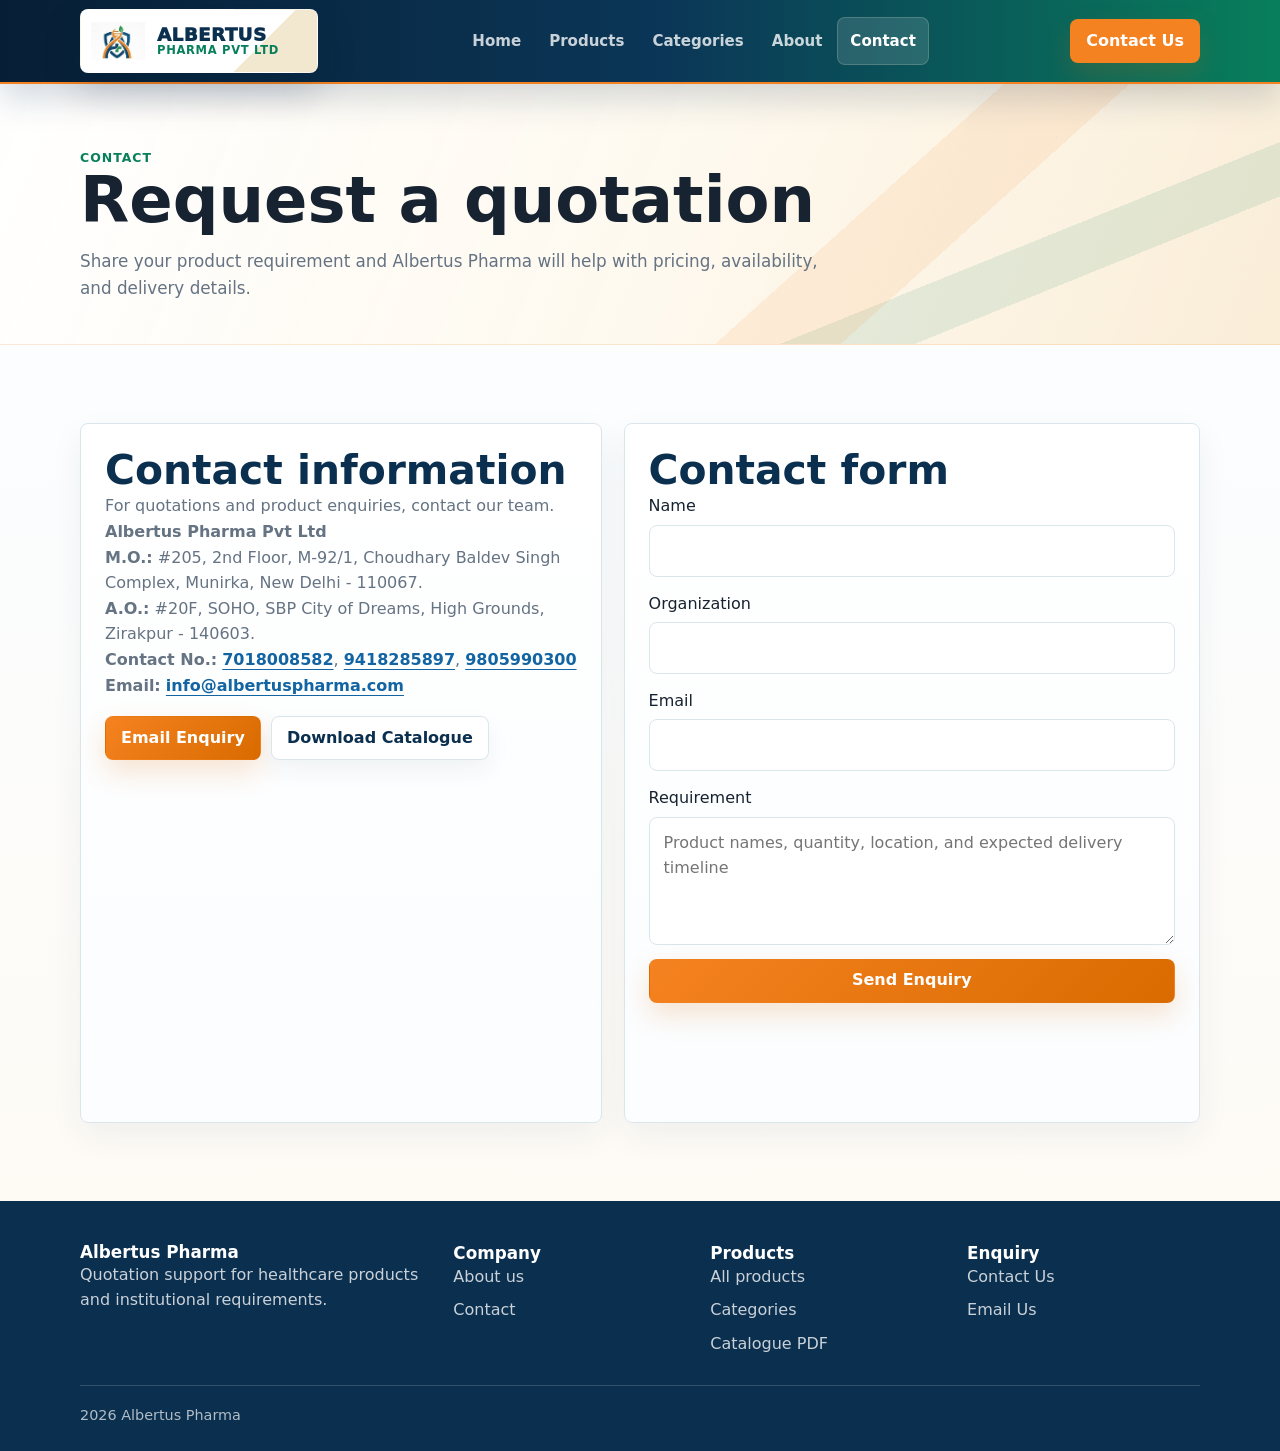
<file: contact.html>
<!doctype html>
<html lang="en">
<head>
  <meta charset="utf-8">
  <meta name="viewport" content="width=device-width, initial-scale=1">
  <title>Contact | Albertus Pharma</title>
  <link rel="canonical" href="https://www.albertuspharma.com/contact/">
  <meta http-equiv="refresh" content="0; url=/contact/">
  <script>
    window.location.replace("/contact/" + window.location.search + window.location.hash);
  </script>
</head>
<body>
  <p>Redirecting to <a href="/contact/">/contact/</a></p>
</body>
</html>
</file>
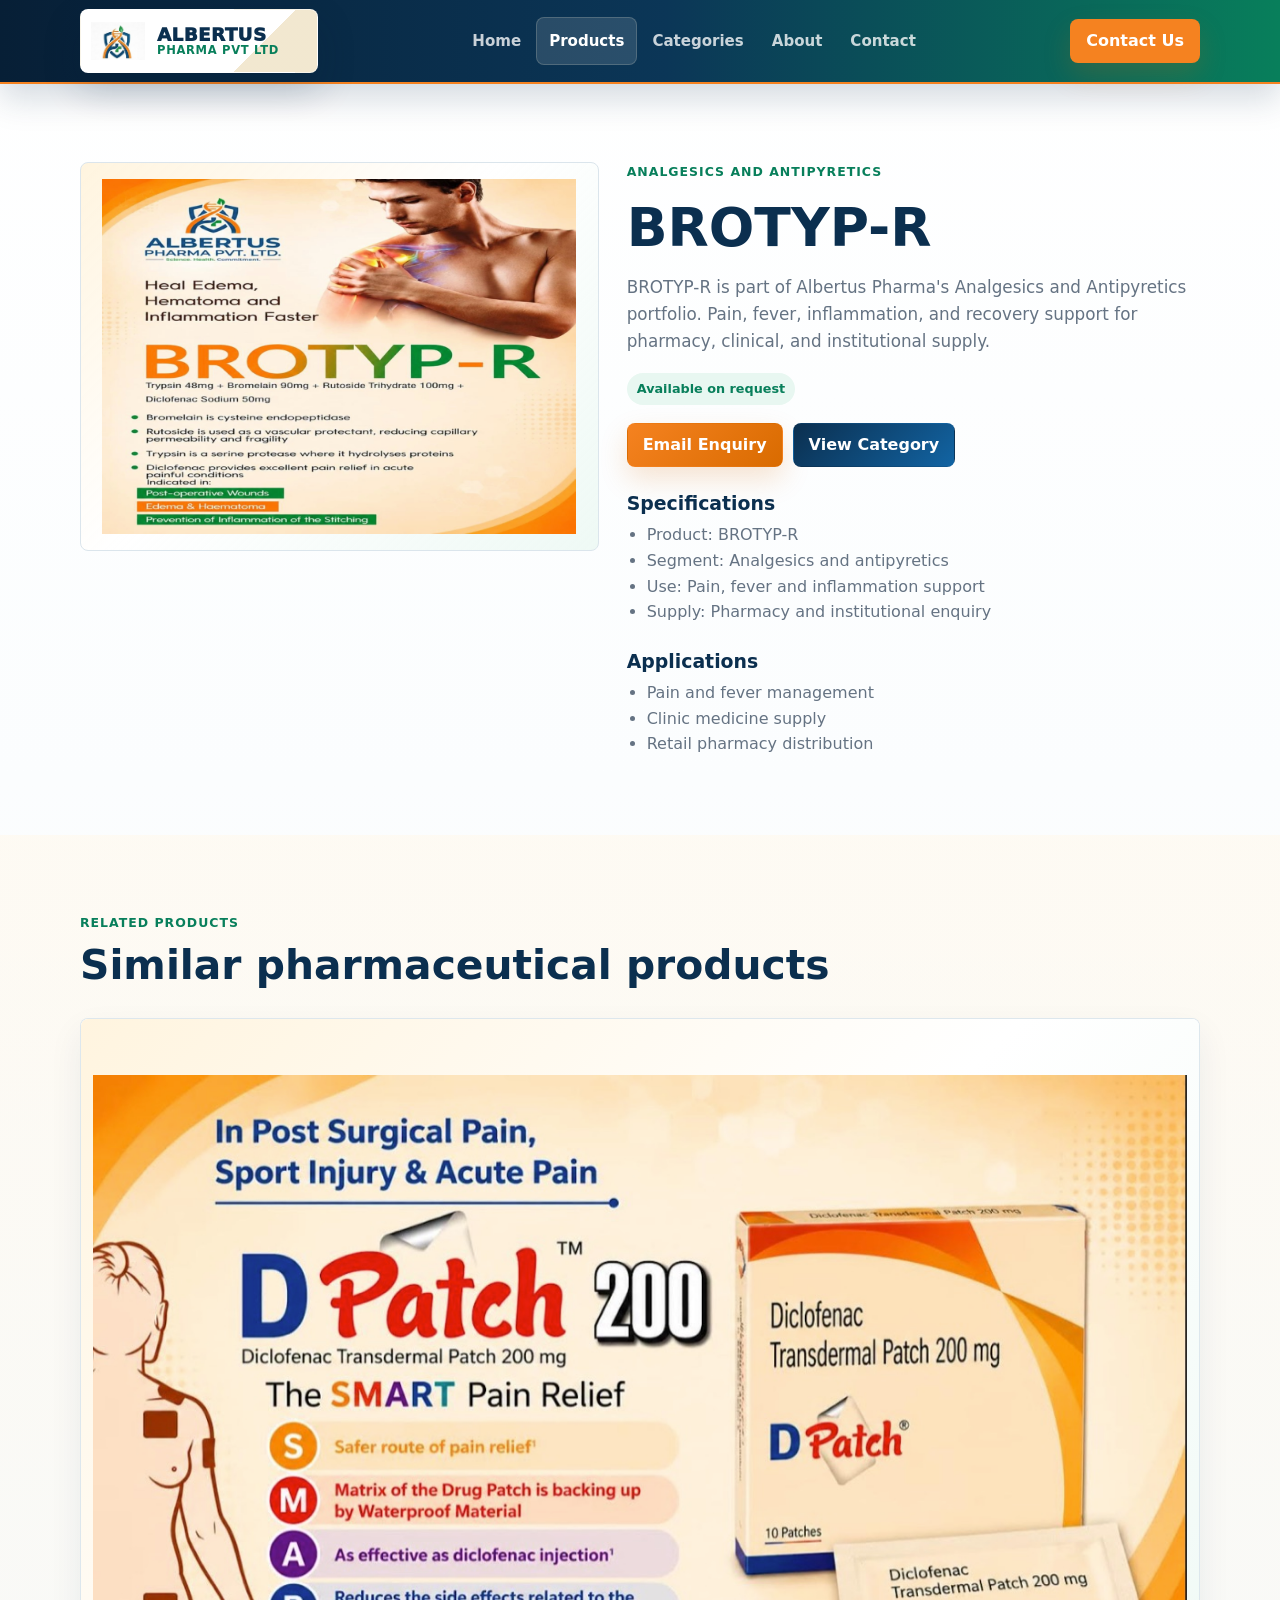
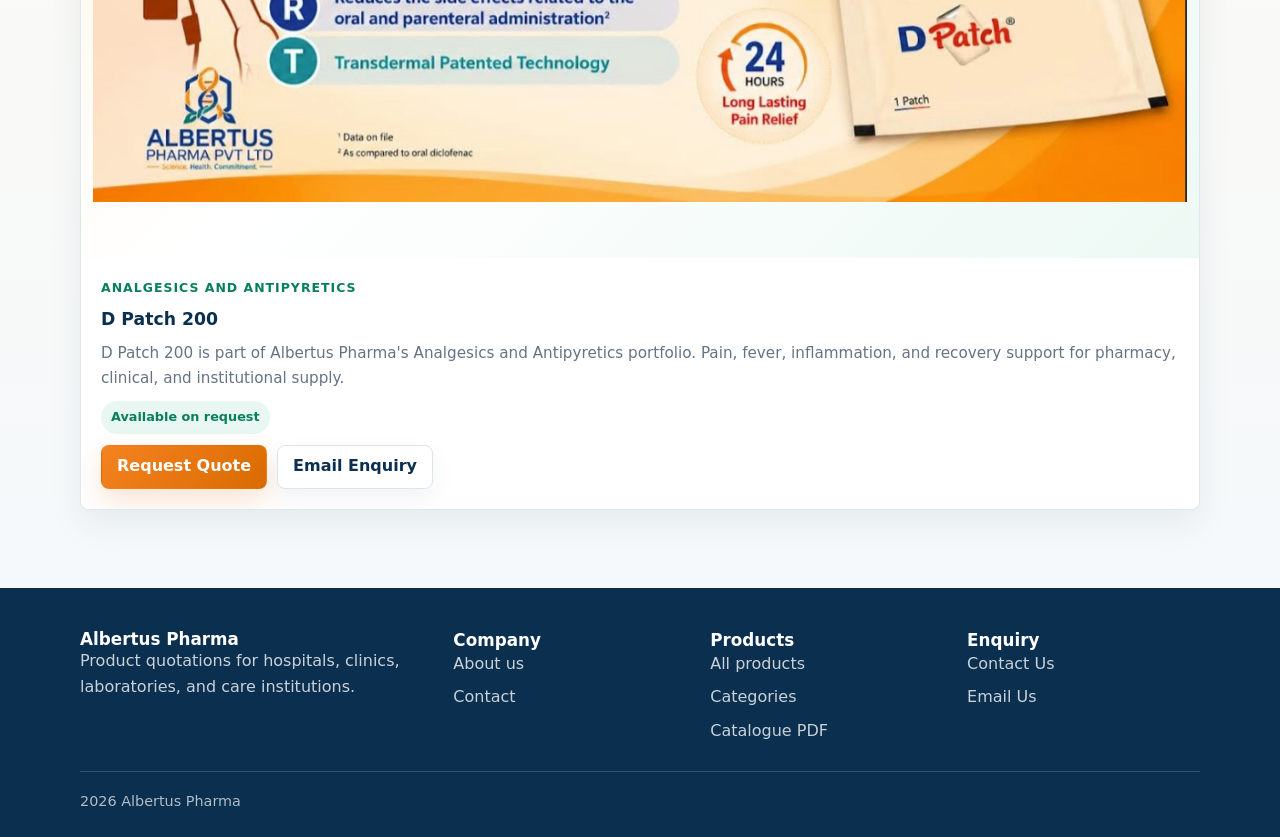
<file: product.html>
<!doctype html>
<html lang="en">
<head>
  <meta charset="utf-8">
  <meta name="viewport" content="width=device-width, initial-scale=1">
  <title>Product Details | Albertus Pharma</title>
  <link rel="canonical" href="https://www.albertuspharma.com/product/">
  <meta http-equiv="refresh" content="0; url=/product/">
  <script>
    window.location.replace("/product/" + window.location.search + window.location.hash);
  </script>
</head>
<body>
  <p>Redirecting to <a href="/product/">/product/</a></p>
</body>
</html>
</file>
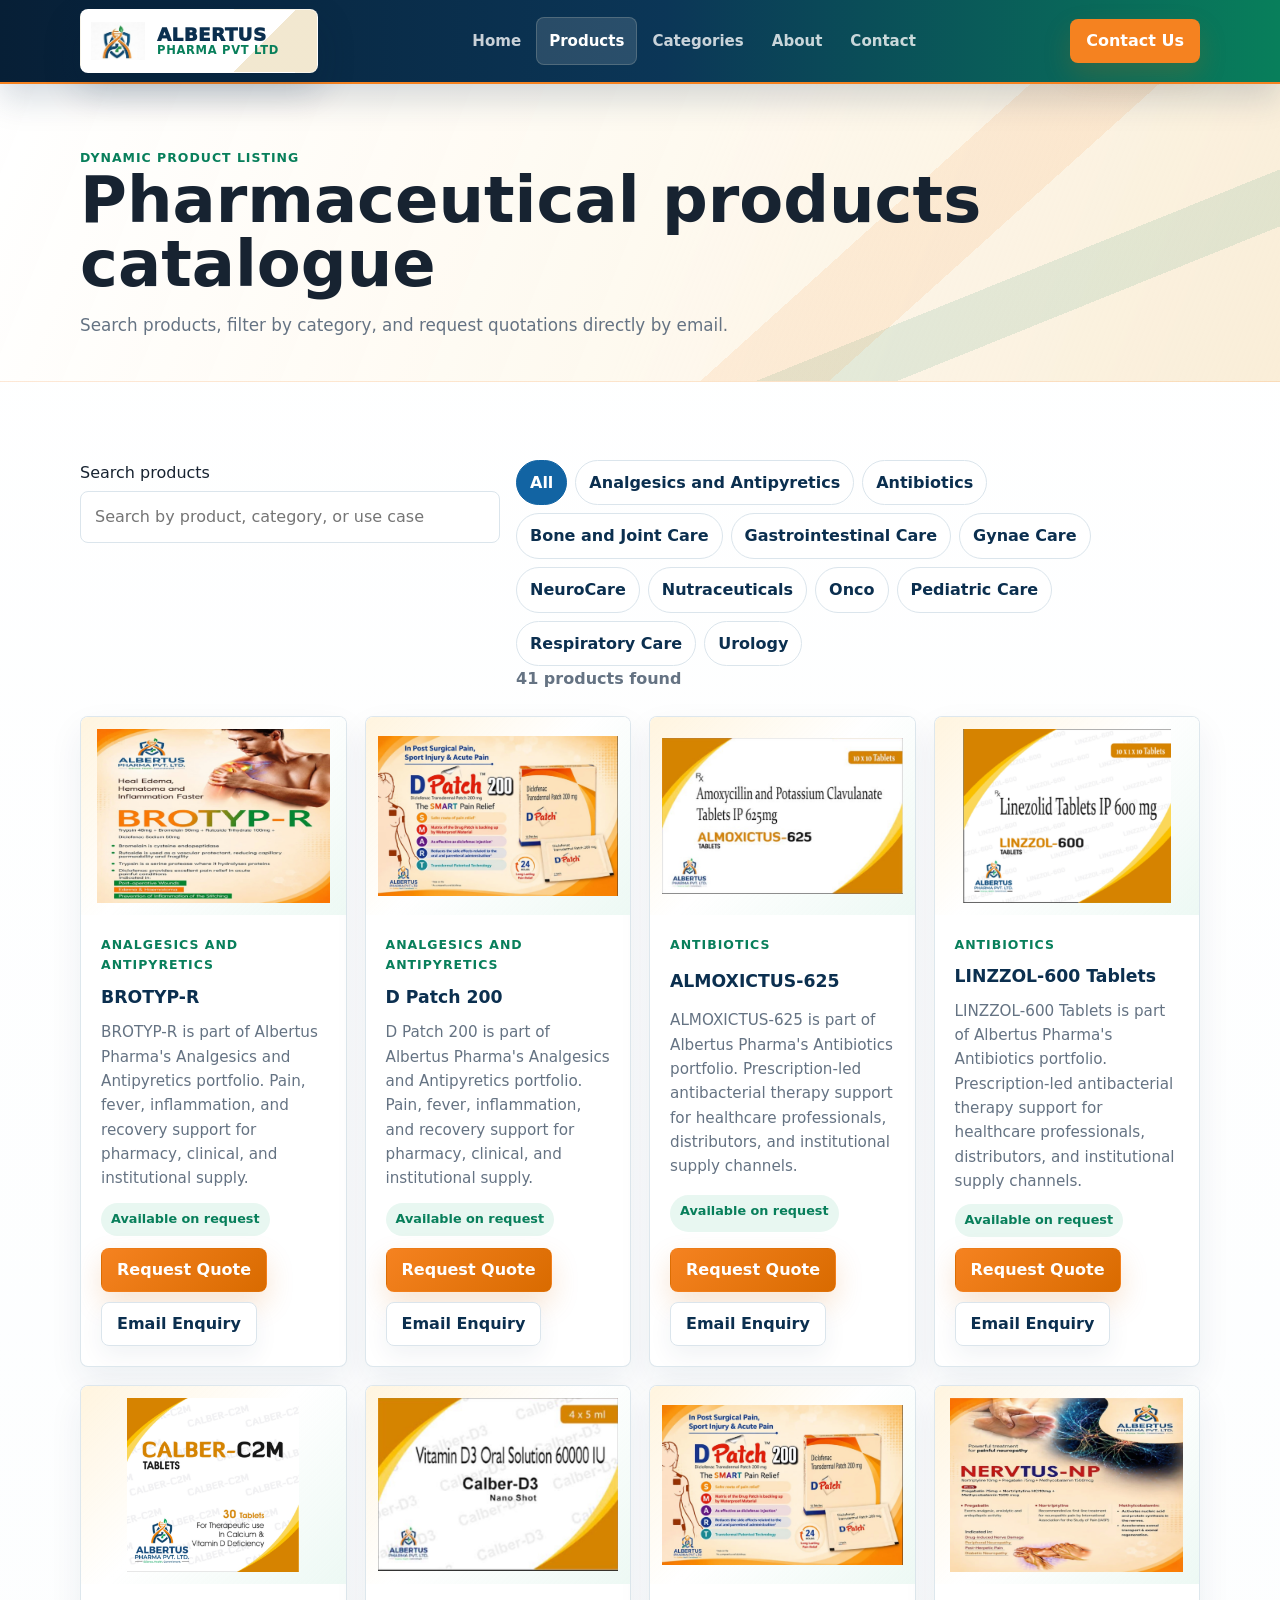
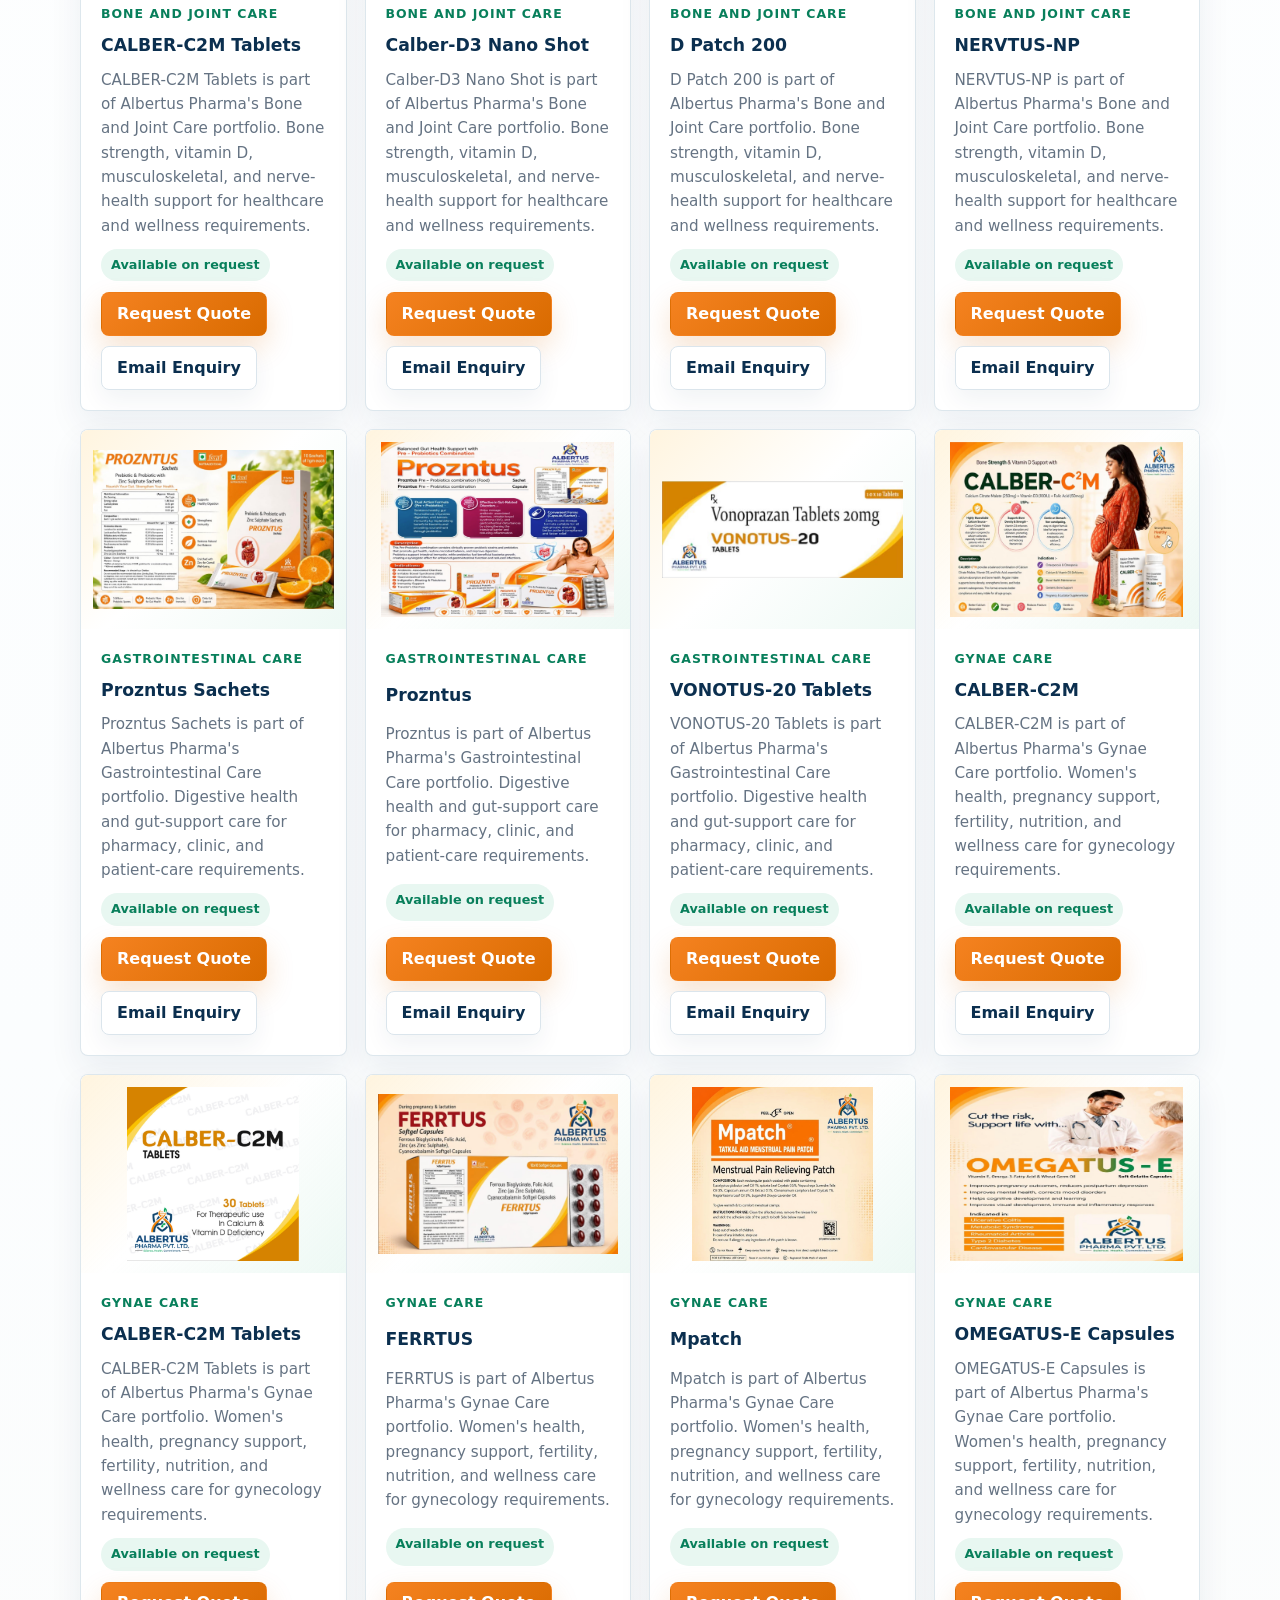
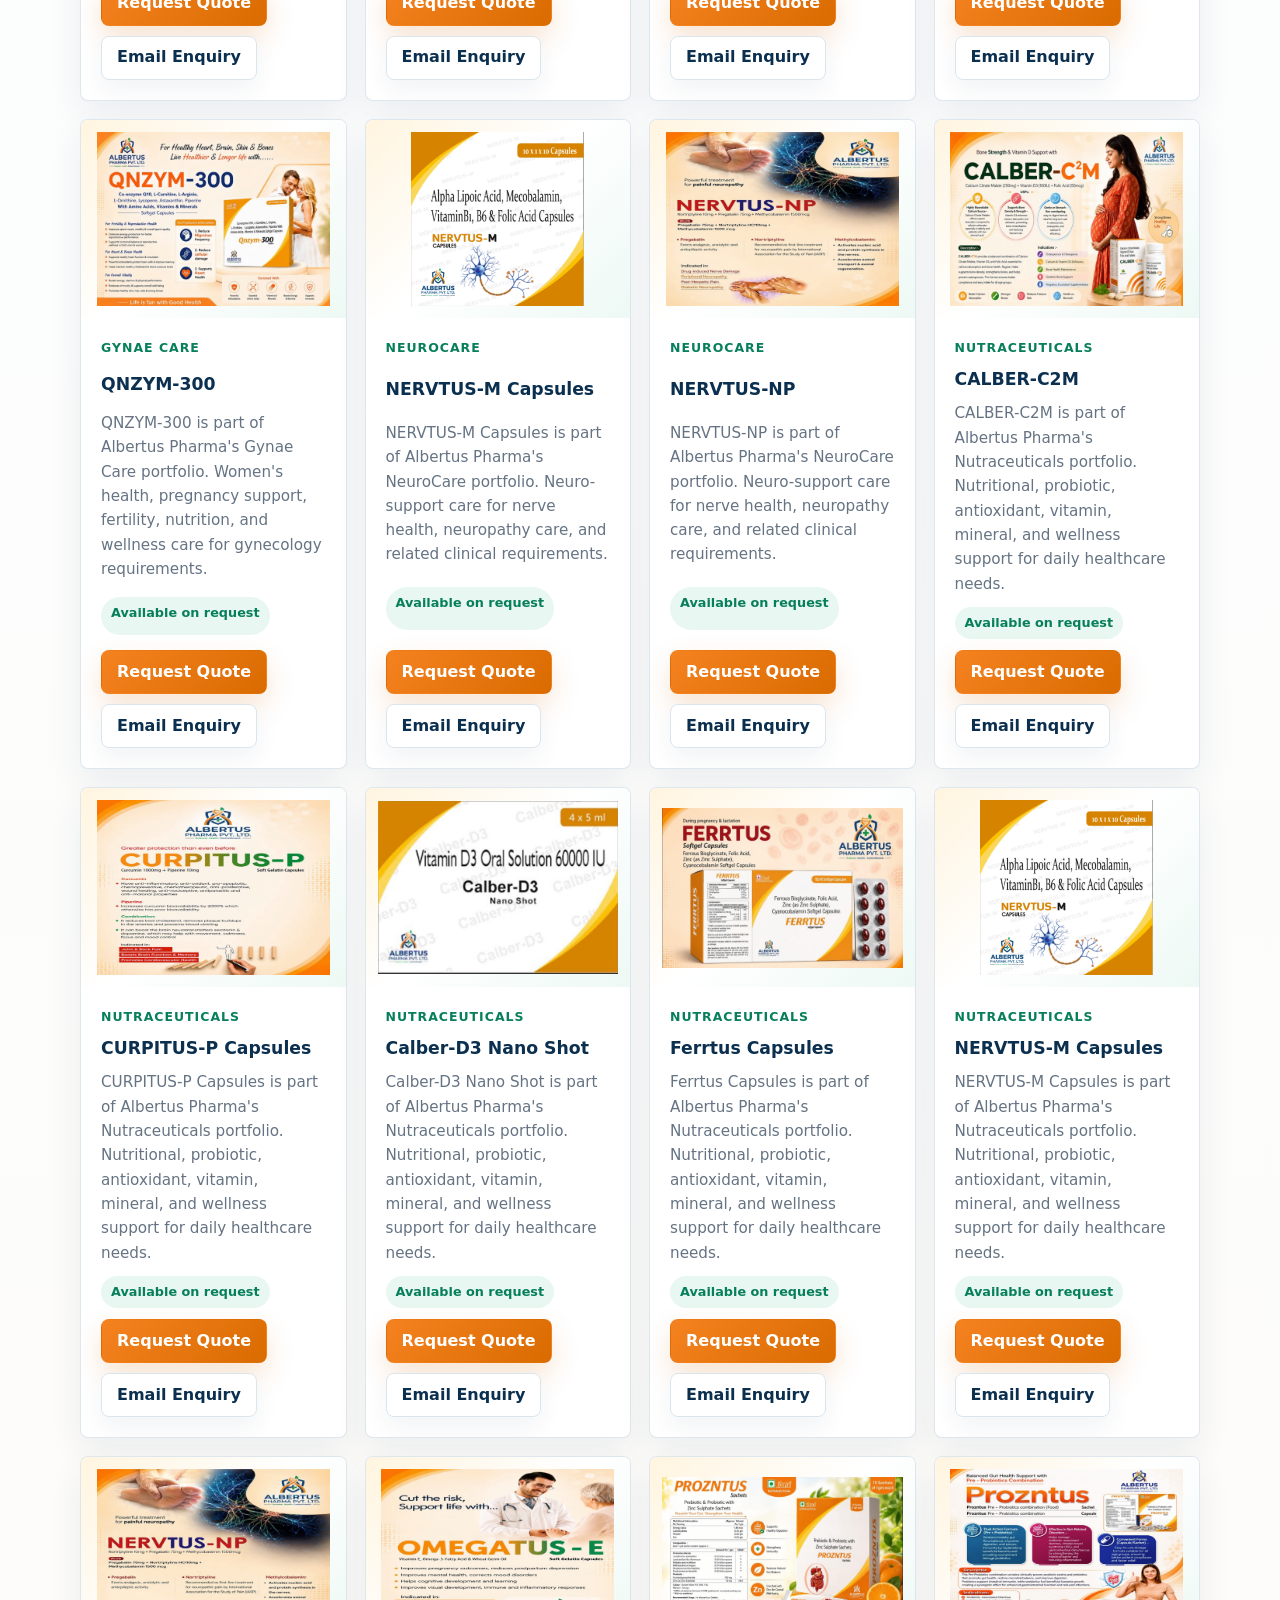
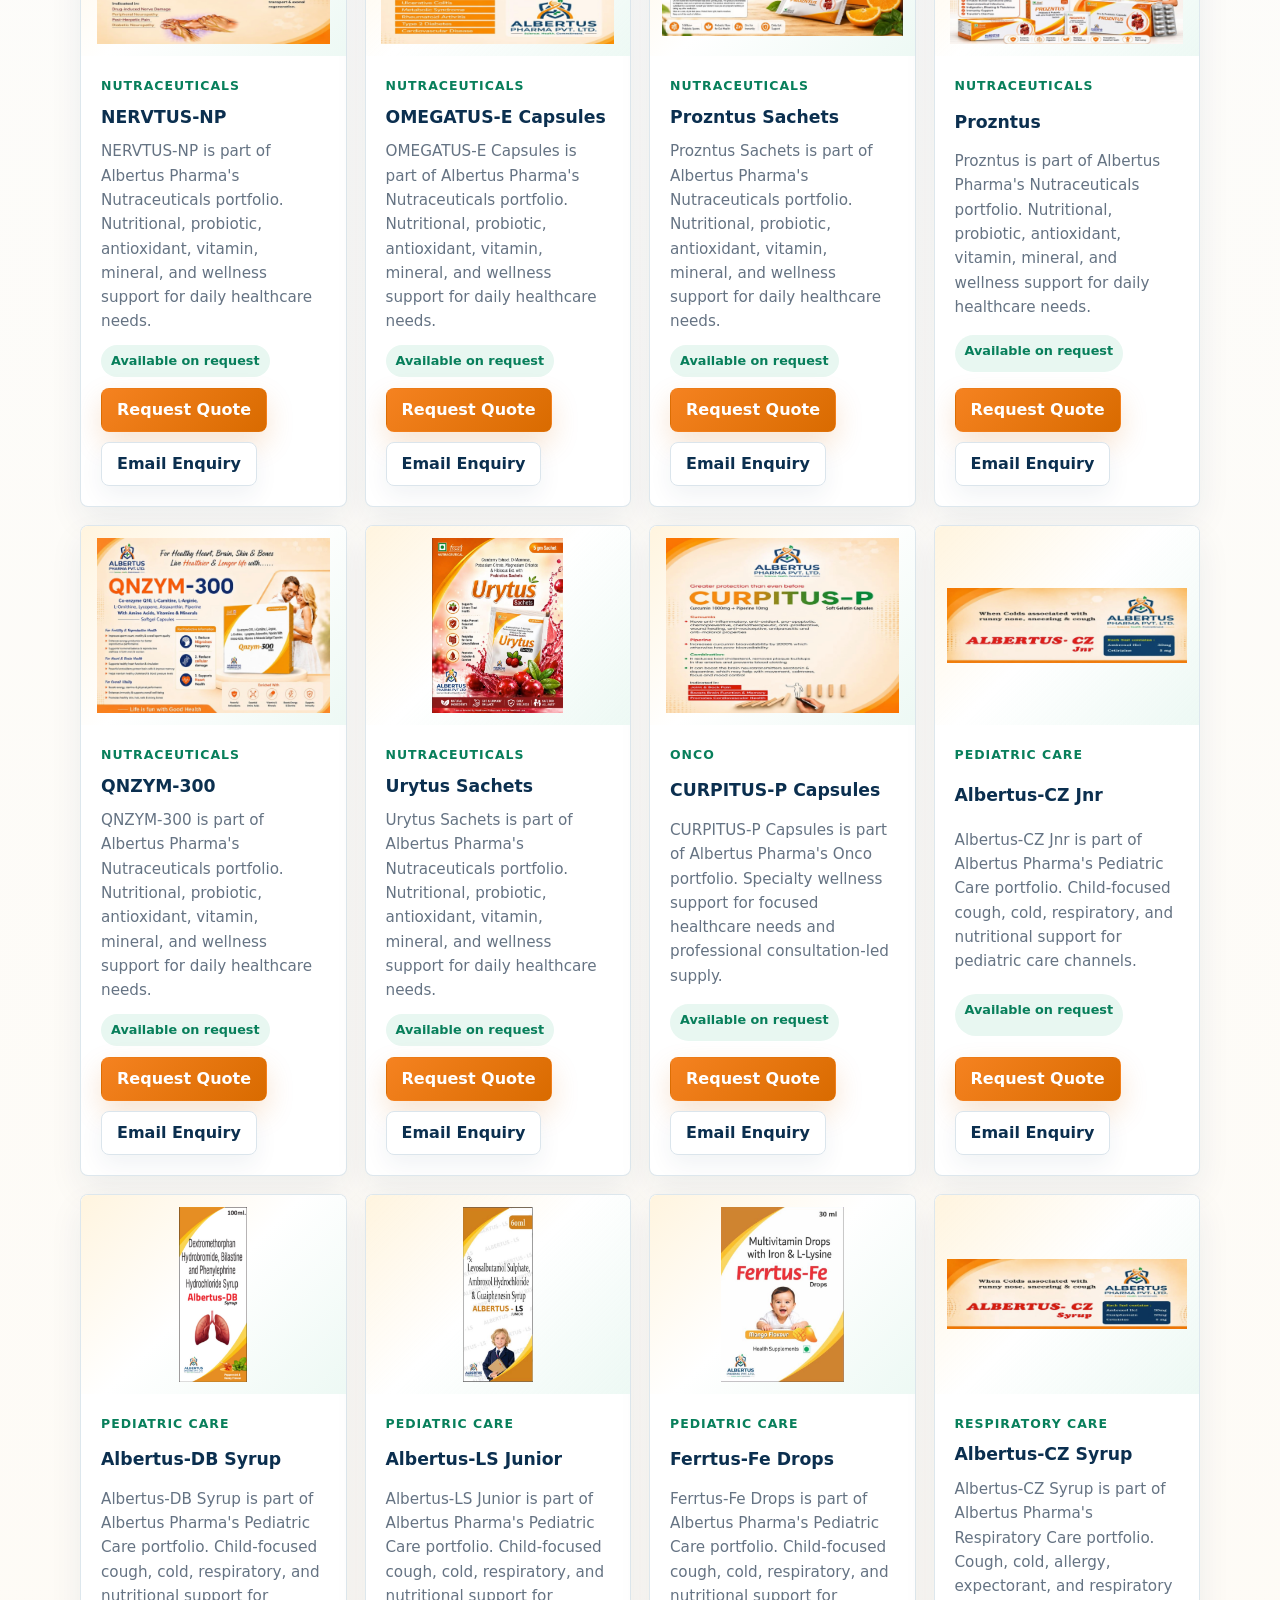
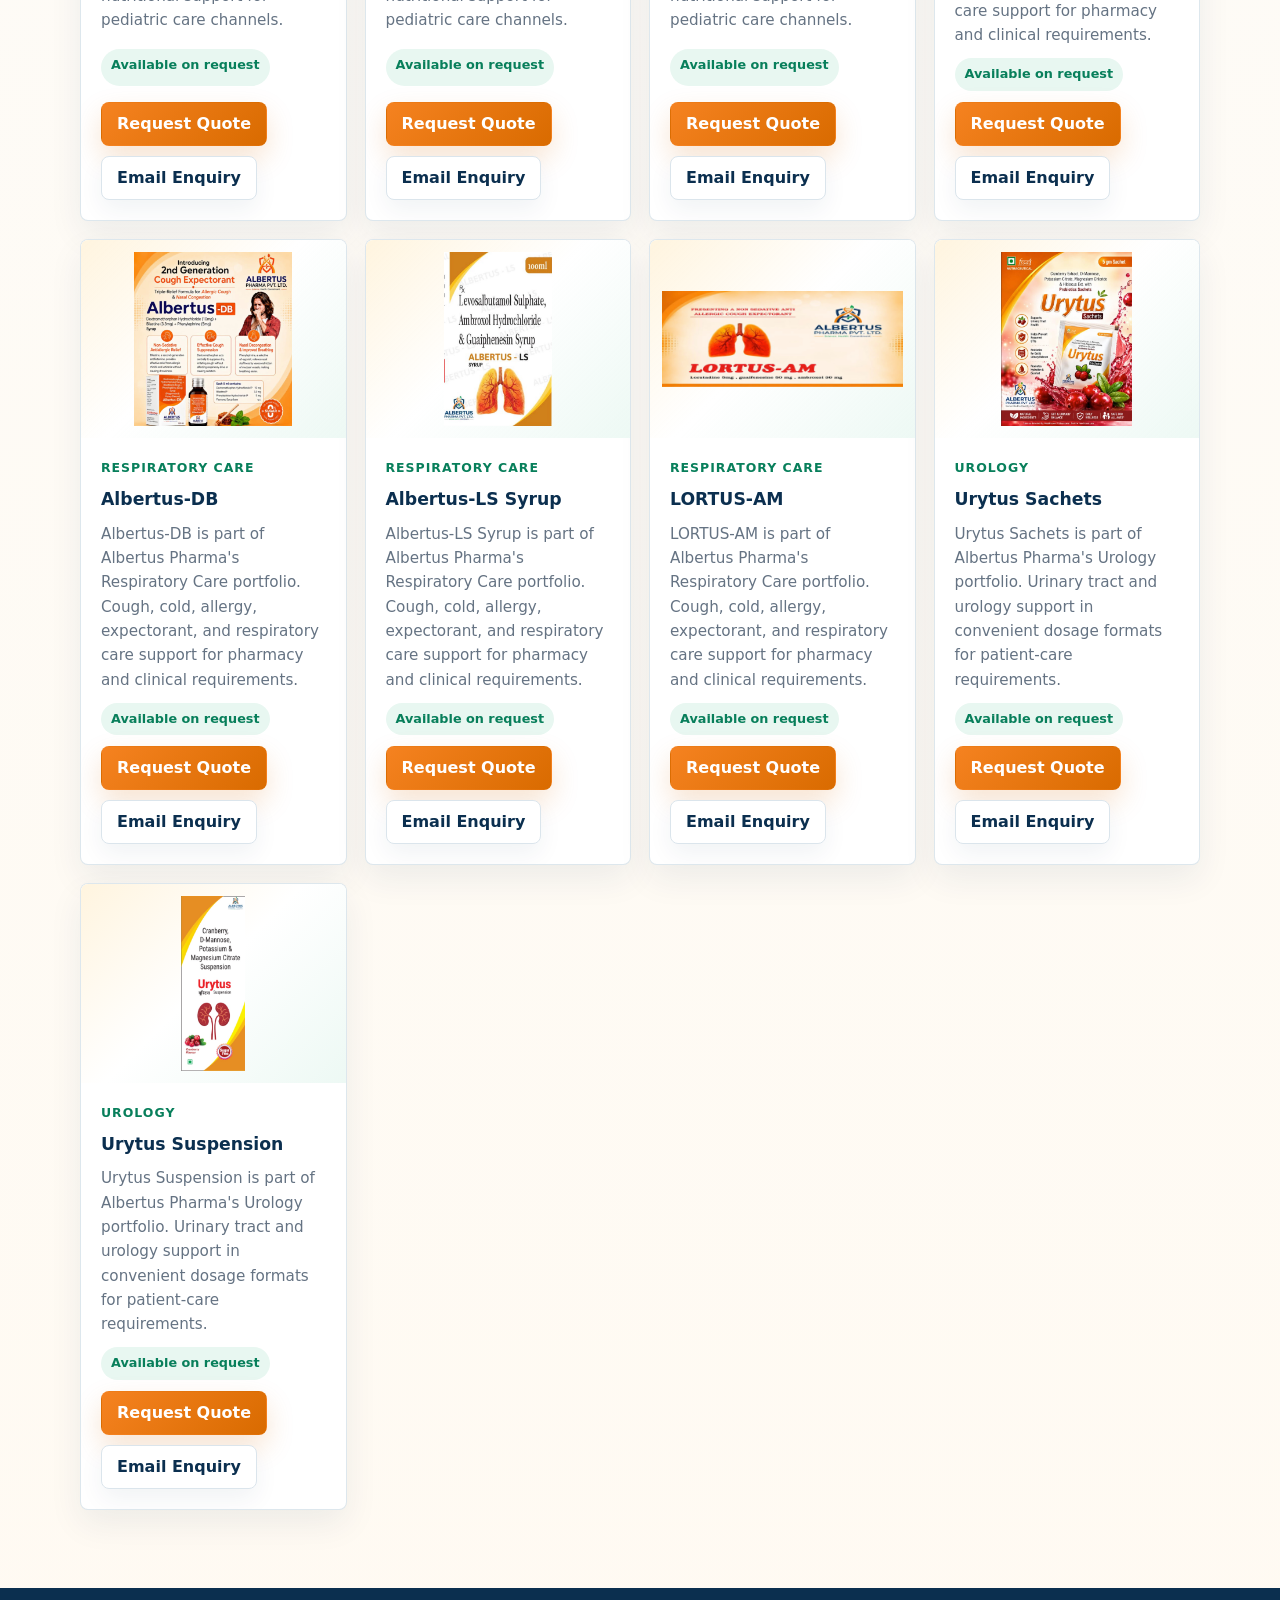
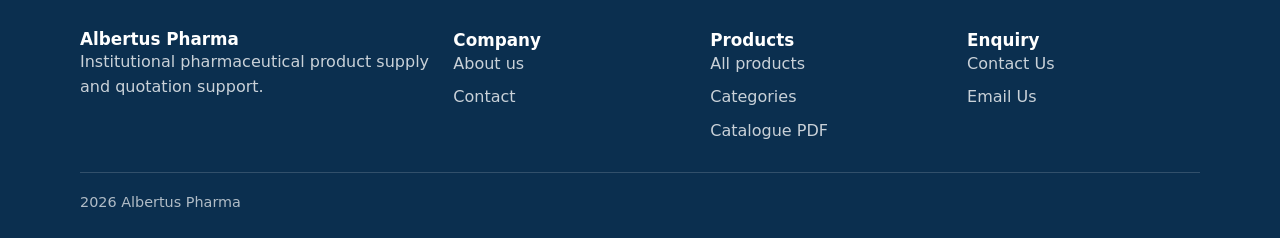
<file: products.html>
<!doctype html>
<html lang="en">
<head>
  <meta charset="utf-8">
  <meta name="viewport" content="width=device-width, initial-scale=1">
  <title>Products | Albertus Pharma</title>
  <link rel="canonical" href="https://www.albertuspharma.com/products/">
  <meta http-equiv="refresh" content="0; url=/products/">
  <script>
    window.location.replace("/products/" + window.location.search + window.location.hash);
  </script>
</head>
<body>
  <p>Redirecting to <a href="/products/">/products/</a></p>
</body>
</html>
</file>
<file: assets/css/styles.css>
:root {
  --blue-900: #0b2f4f;
  --blue-700: #1264a3;
  --blue-100: #e8f4fb;
  --green-700: #087f5b;
  --green-100: #e8f7f1;
  --orange-700: #d96b00;
  --orange-500: #f58220;
  --amber-100: #fff2d8;
  --amber-50: #fff9ee;
  --cream-50: #fffaf2;
  --ink: #172331;
  --muted: #657383;
  --line: #dbe5ec;
  --surface: #ffffff;
  --surface-alt: #f5f9fb;
  --warning: #b7791f;
  --shadow: 0 16px 40px rgba(11, 47, 79, 0.12);
  --shadow-strong: 0 28px 70px rgba(11, 47, 79, 0.18);
  --radius: 8px;
  --container: min(1120px, calc(100vw - 32px));
}

* {
  box-sizing: border-box;
}

html {
  scroll-behavior: smooth;
}

body {
  margin: 0;
  color: var(--ink);
  background:
    linear-gradient(180deg, #ffffff 0, #fbfdfe 32%, #fffaf2 100%);
  font-family: Inter, ui-sans-serif, system-ui, -apple-system, BlinkMacSystemFont, "Segoe UI", sans-serif;
  line-height: 1.6;
}

img {
  display: block;
  max-width: 100%;
}

a {
  color: inherit;
  text-decoration: none;
}

button,
input,
textarea {
  font: inherit;
}

.site-header {
  position: sticky;
  top: 0;
  z-index: 50;
  background:
    linear-gradient(90deg, #071f36 0%, #0b3657 52%, #087f5b 100%);
  border-bottom: 2px solid var(--orange-500);
  box-shadow: 0 14px 34px rgba(11, 47, 79, 0.18);
  backdrop-filter: blur(16px);
}

.nav-shell {
  width: var(--container);
  min-height: 82px;
  margin: 0 auto;
  display: flex;
  align-items: center;
  justify-content: space-between;
  gap: 18px;
}

.brand {
  display: inline-flex;
  align-items: center;
  gap: 10px;
  font-weight: 800;
  color: var(--blue-900);
  letter-spacing: 0;
}

.brand-mark {
  min-width: 238px;
  min-height: 64px;
  display: inline-flex;
  align-items: center;
  gap: 12px;
  padding: 8px 14px 8px 10px;
  border: 1px solid rgba(255, 255, 255, 0.52);
  border-radius: 8px;
  background:
    linear-gradient(135deg, #fff 0 72%, rgba(255, 242, 216, 0.95) 72% 100%);
  box-shadow: 0 16px 38px rgba(7, 31, 54, 0.2);
}

.brand-emblem {
  width: 54px;
  height: 44px;
  object-fit: contain;
}

.brand-type {
  display: grid;
  gap: 1px;
  line-height: 1;
}

.brand-type strong {
  color: var(--blue-900);
  font-size: 1.15rem;
  font-weight: 950;
  letter-spacing: 0.02em;
  text-transform: uppercase;
}

.brand-type span {
  color: var(--green-700);
  font-size: 0.72rem;
  font-weight: 900;
  letter-spacing: 0.06em;
  text-transform: uppercase;
}

.nav-toggle {
  width: 44px;
  height: 44px;
  display: inline-grid;
  place-items: center;
  border: 1px solid rgba(255, 255, 255, 0.42);
  border-radius: var(--radius);
  background: rgba(255, 255, 255, 0.12);
  color: #fff;
}

.nav-toggle span,
.nav-toggle span::before,
.nav-toggle span::after {
  width: 20px;
  height: 2px;
  display: block;
  content: "";
  background: currentColor;
}

.nav-toggle span::before {
  transform: translateY(-7px);
}

.nav-toggle span::after {
  transform: translateY(5px);
}

.nav-menu {
  position: absolute;
  top: 82px;
  left: 0;
  right: 0;
  display: none;
  padding: 14px 16px 18px;
  background: linear-gradient(135deg, #082b49, #0b3d5f 62%, #087f5b);
  border-bottom: 1px solid rgba(245, 130, 32, 0.34);
  box-shadow: var(--shadow);
}

.nav-menu.is-open {
  display: grid;
  gap: 4px;
}

.nav-link {
  border: 1px solid transparent;
  padding: 11px 12px;
  border-radius: var(--radius);
  color: rgba(255, 255, 255, 0.78);
  font-weight: 700;
  font-size: 0.94rem;
}

.nav-link:hover,
.nav-link.is-active {
  color: #fff;
  border-color: rgba(255, 242, 216, 0.18);
  background: rgba(255, 255, 255, 0.13);
}

.site-header .button-primary {
  background: var(--orange-500);
}

.site-header .button-primary:hover {
  background: var(--orange-700);
}

.site-header .top-action {
  display: none;
}

.hero {
  position: relative;
  isolation: isolate;
  overflow: hidden;
  min-height: 82vh;
  display: grid;
  align-items: center;
  color: var(--blue-900);
  background:
    linear-gradient(104deg, rgba(255, 255, 255, 0.99) 0%, rgba(255, 250, 243, 0.96) 44%, rgba(255, 231, 191, 0.82) 68%, rgba(255, 243, 226, 0.72) 100%),
    url("../img/hero-pharma-products.png") center / cover no-repeat;
  border-bottom: 1px solid rgba(217, 107, 0, 0.18);
}

.hero::before {
  position: absolute;
  inset: 0;
  background:
    linear-gradient(135deg, transparent 0 50%, rgba(245, 130, 32, 0.18) 50% 58%, transparent 58%),
    linear-gradient(154deg, transparent 0 66%, rgba(8, 127, 91, 0.15) 66% 73%, transparent 73%),
    linear-gradient(90deg, rgba(255, 255, 255, 0.94) 0 48%, rgba(255, 255, 255, 0.18) 82%, transparent 100%);
  content: "";
}

.hero-atmosphere {
  position: absolute;
  inset: 0 0 0 auto;
  z-index: 0;
  width: min(48vw, 680px);
  background:
    linear-gradient(152deg, rgba(255, 247, 232, 0) 0 22%, rgba(245, 130, 32, 0.18) 22% 54%, rgba(8, 127, 91, 0.12) 54% 78%, rgba(255, 255, 255, 0) 78% 100%);
  clip-path: polygon(22% 0, 100% 0, 100% 100%, 0 100%, 42% 54%);
}

.hero-inner {
  position: relative;
  z-index: 4;
  width: var(--container);
  margin: 0 auto;
  padding: 108px 0 104px;
}

.hero-content {
  position: relative;
  z-index: 3;
  max-width: 600px;
}

.hero h1 {
  margin: 0;
  max-width: 640px;
  color: var(--blue-900);
  font-size: clamp(2.55rem, 5.7vw, 4.7rem);
  line-height: 0.97;
  letter-spacing: 0;
}

.hero-kicker {
  width: fit-content;
  margin-bottom: 16px;
  padding: 8px 13px;
  border: 1px solid rgba(245, 130, 32, 0.42);
  border-radius: 999px;
  color: var(--orange-700);
  background: rgba(255, 246, 230, 0.9);
  box-shadow: 0 10px 28px rgba(217, 107, 0, 0.1);
  font-size: 0.78rem;
  font-weight: 900;
  letter-spacing: 0.08em;
  text-transform: uppercase;
}

.page-hero h1 {
  margin: 0;
  font-size: clamp(2.25rem, 6vw, 4rem);
  line-height: 1;
  letter-spacing: 0;
}

.hero .lead {
  max-width: 590px;
  margin-top: 18px;
  color: #334f66;
  font-size: clamp(1.02rem, 2vw, 1.2rem);
}

.hero-actions {
  display: flex;
  flex-wrap: wrap;
  gap: 12px;
  margin-top: 30px;
}

.hero .button-primary {
  background: var(--orange-500);
}

.hero .button-primary:hover {
  background: var(--orange-700);
}

.hero .button-ghost {
  background: rgba(255, 255, 255, 0.9);
}

.hero .button-secondary {
  background: var(--blue-900);
}

.hero-assurance {
  display: flex;
  flex-wrap: wrap;
  gap: 10px;
  max-width: 620px;
  margin-top: 28px;
}

.hero-assurance span {
  padding: 8px 12px;
  border: 1px solid rgba(18, 100, 163, 0.16);
  border-radius: 999px;
  color: var(--blue-900);
  background: rgba(255, 255, 255, 0.82);
  box-shadow: 0 10px 22px rgba(11, 47, 79, 0.07);
  font-size: 0.86rem;
  font-weight: 800;
}

.hero-product-stage {
  position: absolute;
  z-index: 2;
  top: 50%;
  right: max(18px, calc((100vw - 1120px) / 2));
  width: min(38vw, 500px);
  height: min(49vw, 560px);
  transform: translateY(-50%);
  pointer-events: none;
}

.hero-product-stage::before {
  position: absolute;
  inset: 10% 0 5% 14%;
  border: 1px solid rgba(255, 255, 255, 0.58);
  border-radius: 8px;
  background:
    linear-gradient(140deg, rgba(255, 255, 255, 0.42), rgba(255, 247, 234, 0.18)),
    linear-gradient(135deg, rgba(245, 130, 32, 0.14), rgba(8, 127, 91, 0.12));
  box-shadow: var(--shadow-strong);
  content: "";
  transform: skewY(-5deg);
}

.hero-product {
  position: absolute;
  display: block;
  border: 1px solid rgba(255, 255, 255, 0.78);
  border-radius: 6px;
  background: rgba(255, 255, 255, 0.88);
  box-shadow: 0 24px 60px rgba(11, 47, 79, 0.22);
  object-fit: contain;
}

.hero-product-main {
  right: 0;
  bottom: 4%;
  width: 72%;
  aspect-ratio: 4 / 3;
}

.hero-product-secondary {
  left: 0;
  top: 0;
  width: 58%;
  aspect-ratio: 4 / 3;
}

.hero-product-tertiary {
  left: 3%;
  bottom: 2%;
  width: 50%;
  aspect-ratio: 4 / 3;
}

.hero-quality-card {
  position: absolute;
  right: 0;
  bottom: 38px;
  width: min(315px, 34vw);
  display: grid;
  gap: 5px;
  padding: 16px 18px;
  border: 1px solid rgba(255, 255, 255, 0.58);
  border-radius: var(--radius);
  color: #fff;
  background:
    linear-gradient(135deg, rgba(11, 47, 79, 0.94), rgba(8, 127, 91, 0.9));
  box-shadow: var(--shadow-strong);
}

.hero-quality-card strong {
  font-size: 0.98rem;
}

.hero-quality-card span {
  color: rgba(255, 255, 255, 0.78);
  font-size: 0.86rem;
  line-height: 1.45;
}

.trust-strip {
  width: var(--container);
  margin: -36px auto 0;
  position: relative;
  z-index: 5;
  display: grid;
  gap: 1px;
  overflow: hidden;
  border: 1px solid rgba(245, 130, 32, 0.26);
  border-radius: var(--radius);
  background: rgba(245, 130, 32, 0.24);
  box-shadow: 0 22px 54px rgba(217, 107, 0, 0.12), var(--shadow);
}

.trust-item {
  padding: 20px;
  background:
    linear-gradient(180deg, rgba(255, 255, 255, 0.96), rgba(255, 249, 238, 0.94));
}

.trust-item strong {
  display: block;
  color: var(--orange-700);
  font-size: 1.35rem;
  line-height: 1.1;
}

.trust-item span {
  color: var(--muted);
  font-size: 0.92rem;
}

.portfolio-band {
  position: relative;
  overflow: hidden;
  padding: 46px 0;
  border-top: 1px solid rgba(245, 130, 32, 0.16);
  border-bottom: 1px solid rgba(245, 130, 32, 0.16);
  background:
    linear-gradient(115deg, var(--blue-900) 0 44%, rgba(11, 47, 79, 0.96) 44% 58%, var(--orange-500) 58% 100%);
}

.portfolio-band::before {
  position: absolute;
  inset: 0;
  background:
    linear-gradient(140deg, transparent 0 58%, rgba(255, 255, 255, 0.16) 58% 63%, transparent 63%),
    linear-gradient(154deg, transparent 0 78%, rgba(8, 127, 91, 0.2) 78% 85%, transparent 85%);
  content: "";
}

.portfolio-band-inner {
  position: relative;
  z-index: 1;
  display: grid;
  gap: 24px;
  align-items: center;
}

.portfolio-band .eyebrow {
  color: #ffd8a3;
}

.portfolio-band h2 {
  max-width: 760px;
  color: #fff;
  font-size: clamp(1.45rem, 3vw, 2.15rem);
}

.portfolio-shelf {
  display: grid;
  grid-template-columns: repeat(3, minmax(0, 1fr));
  gap: 10px;
}

.portfolio-shelf img {
  width: 100%;
  aspect-ratio: 4 / 3;
  border: 1px solid rgba(255, 255, 255, 0.62);
  border-radius: var(--radius);
  background:
    linear-gradient(135deg, #fff, var(--amber-50));
  box-shadow: 0 16px 40px rgba(7, 31, 54, 0.2);
  object-fit: contain;
}

.section {
  padding: 78px 0;
}

.section.alt {
  background:
    linear-gradient(180deg, rgba(255, 249, 238, 0.68), rgba(245, 249, 251, 0.98));
}

.intro-section {
  background:
    linear-gradient(180deg, #fff 0%, var(--cream-50) 100%);
}

.intro-layout,
.quality-layout,
.cta-layout {
  display: grid;
  gap: 28px;
  align-items: center;
}

.intro-card {
  display: grid;
  gap: 18px;
  padding: 26px;
  border: 1px solid rgba(245, 130, 32, 0.18);
  border-radius: var(--radius);
  background:
    linear-gradient(135deg, rgba(255, 255, 255, 0.98), rgba(255, 249, 238, 0.96));
  box-shadow: 0 20px 55px rgba(11, 47, 79, 0.08);
}

.intro-points {
  display: flex;
  flex-wrap: wrap;
  gap: 9px;
}

.intro-points span {
  padding: 7px 10px;
  border: 1px solid rgba(8, 127, 91, 0.18);
  border-radius: 999px;
  color: var(--green-700);
  background: rgba(232, 247, 241, 0.78);
  font-size: 0.82rem;
  font-weight: 900;
}

.quality-section {
  position: relative;
  overflow: hidden;
  color: #fff;
  background:
    linear-gradient(112deg, #071f36 0%, #0b2f4f 52%, #087f5b 100%);
}

.quality-section::before {
  position: absolute;
  inset: 0;
  background:
    linear-gradient(135deg, transparent 0 54%, rgba(245, 130, 32, 0.16) 54% 62%, transparent 62%),
    linear-gradient(160deg, transparent 0 72%, rgba(255, 255, 255, 0.08) 72% 78%, transparent 78%);
  content: "";
}

.quality-layout {
  position: relative;
  z-index: 1;
}

.quality-story {
  display: grid;
  gap: 14px;
}

.quality-story .eyebrow,
.final-cta .eyebrow {
  color: #ffd8a3;
}

.quality-story h2,
.final-cta h2 {
  color: #fff;
}

.quality-story p,
.final-cta p {
  max-width: 680px;
  margin-top: 12px;
  color: rgba(255, 255, 255, 0.78);
}

.quality-grid {
  display: grid;
  gap: 12px;
}

.quality-panel {
  display: grid;
  gap: 7px;
  padding: 18px;
  border: 1px solid rgba(255, 255, 255, 0.18);
  border-radius: var(--radius);
  background: rgba(255, 255, 255, 0.1);
  box-shadow: 0 16px 40px rgba(7, 31, 54, 0.14);
}

.quality-panel strong {
  color: #fff;
}

.quality-panel span {
  color: rgba(255, 255, 255, 0.72);
  font-size: 0.92rem;
}

.container {
  width: var(--container);
  margin: 0 auto;
}

.section-head {
  display: grid;
  gap: 10px;
  max-width: 760px;
  margin-bottom: 30px;
}

.section-head.split {
  max-width: none;
  grid-template-columns: 1fr;
  align-items: end;
}

.eyebrow {
  color: var(--green-700);
  font-size: 0.78rem;
  font-weight: 800;
  letter-spacing: 0.08em;
  text-transform: uppercase;
}

h2 {
  margin: 0;
  color: var(--blue-900);
  font-size: clamp(1.65rem, 4vw, 2.55rem);
  line-height: 1.12;
  letter-spacing: 0;
}

h3 {
  margin: 0;
  color: var(--blue-900);
  font-size: 1.08rem;
  line-height: 1.25;
  letter-spacing: 0;
}

p {
  margin: 0;
}

.muted,
.section-head p {
  color: var(--muted);
}

.grid {
  display: grid;
  gap: 18px;
}

.grid.two,
.grid.three,
.grid.four {
  grid-template-columns: 1fr;
}

.info-panel,
.category-panel,
.testimonial,
.client-panel,
.strength-panel,
.team-member,
.contact-panel,
.about-logo-panel {
  padding: 24px;
  border: 1px solid var(--line);
  border-radius: var(--radius);
  background:
    linear-gradient(180deg, #fff, #fbfdfe);
  box-shadow: 0 12px 34px rgba(11, 47, 79, 0.06);
}

.info-panel strong,
.strength-panel strong,
.client-panel strong {
  display: block;
  margin-bottom: 8px;
  color: var(--blue-900);
}

.category-grid,
.products-grid,
.featured-grid {
  display: grid;
  grid-template-columns: repeat(auto-fit, minmax(240px, 1fr));
  gap: 18px;
}

.category-tile {
  min-height: 124px;
  position: relative;
  overflow: hidden;
  display: flex;
  flex-direction: column;
  justify-content: space-between;
  padding: 20px;
  border: 1px solid var(--line);
  border-radius: var(--radius);
  background:
    linear-gradient(135deg, #fff 0 68%, rgba(255, 242, 216, 0.88) 68% 100%);
  transition: transform 160ms ease, border-color 160ms ease, box-shadow 160ms ease;
}

.category-tile::before {
  position: absolute;
  inset: 0;
  border-left: 4px solid var(--orange-500);
  content: "";
  pointer-events: none;
}

.category-tile:hover {
  transform: translateY(-3px);
  border-color: rgba(245, 130, 32, 0.45);
  box-shadow: var(--shadow);
}

.category-tile span {
  color: var(--blue-900);
  font-weight: 800;
}

.category-tile strong {
  color: var(--green-700);
  font-size: 0.9rem;
}

.category-panel {
  display: flex;
  min-width: 0;
  flex-direction: column;
  gap: 16px;
  transition: transform 160ms ease, border-color 160ms ease, box-shadow 160ms ease;
}

.category-panel:hover {
  transform: translateY(-3px);
  border-color: rgba(18, 100, 163, 0.34);
  box-shadow: var(--shadow);
}

.category-panel-top {
  display: grid;
  gap: 8px;
}

.category-panel-top span {
  width: fit-content;
  padding: 5px 9px;
  border-radius: 999px;
  color: var(--green-700);
  background: var(--green-100);
  font-size: 0.76rem;
  font-weight: 900;
}

.category-panel h2 {
  font-size: 1.32rem;
  line-height: 1.18;
}

.category-panel p {
  color: var(--muted);
  font-size: 0.95rem;
}

.category-product-list {
  display: flex;
  flex-wrap: wrap;
  gap: 8px;
}

.category-product-list span {
  max-width: 100%;
  padding: 6px 9px;
  border: 1px solid var(--line);
  border-radius: 999px;
  color: var(--blue-900);
  background: var(--surface-alt);
  font-size: 0.82rem;
  font-weight: 800;
  overflow-wrap: anywhere;
}

.category-actions {
  display: flex;
  flex-wrap: wrap;
  gap: 14px;
  margin-top: auto;
  padding-top: 14px;
  border-top: 1px solid var(--line);
}

.product-card {
  overflow: hidden;
  border: 1px solid rgba(219, 229, 236, 0.92);
  border-radius: var(--radius);
  background: #fff;
  display: flex;
  flex-direction: column;
  min-width: 0;
  box-shadow: 0 14px 34px rgba(11, 47, 79, 0.07);
  transition: transform 160ms ease, border-color 160ms ease, box-shadow 160ms ease;
}

.product-card:hover {
  transform: translateY(-3px);
  border-color: rgba(245, 130, 32, 0.36);
  box-shadow: 0 22px 56px rgba(11, 47, 79, 0.13);
}

.product-media {
  position: relative;
  aspect-ratio: 4 / 3;
  display: grid;
  place-items: center;
  overflow: hidden;
  background:
    linear-gradient(135deg, rgba(255, 242, 216, 0.82), rgba(255, 255, 255, 0.96) 48%, rgba(232, 247, 241, 0.78)),
    #fff;
}

.product-media:hover .image-zoom-button,
.product-media:focus-within .image-zoom-button,
.detail-media:hover .image-zoom-button,
.detail-media:focus-within .image-zoom-button {
  opacity: 1;
  transform: translateY(0);
}

.product-media-link {
  position: absolute;
  inset: 12px;
  display: grid;
  place-items: center;
}

.product-media-link img {
  position: absolute;
  inset: 0;
  width: 100%;
  height: 100%;
  object-fit: contain;
  object-position: center;
  padding: 0;
}

.image-zoom-button {
  position: absolute;
  right: 12px;
  top: 12px;
  z-index: 2;
  width: 42px;
  height: 42px;
  display: inline-grid;
  place-items: center;
  padding: 0;
  border: 1px solid rgba(255, 255, 255, 0.74);
  border-radius: 50%;
  color: #fff;
  background: rgba(11, 47, 79, 0.88);
  box-shadow: 0 10px 24px rgba(11, 47, 79, 0.18);
  opacity: 0;
  transform: translateY(-6px);
  transition: opacity 160ms ease, transform 160ms ease, background 160ms ease;
  cursor: pointer;
}

.image-zoom-button:hover,
.image-zoom-button:focus-visible {
  background: var(--orange-500);
}

.lens-icon {
  position: relative;
  width: 16px;
  height: 16px;
  display: block;
  border: 2px solid currentColor;
  border-radius: 50%;
}

.lens-icon::after {
  position: absolute;
  right: -6px;
  bottom: -5px;
  width: 8px;
  height: 2px;
  border-radius: 999px;
  background: currentColor;
  content: "";
  transform: rotate(45deg);
  transform-origin: left center;
}

.company-intro-copy strong {
  display: block;
  margin-bottom: 8px;
  color: var(--orange-700);
  font-weight: 900;
}

.product-card-body {
  display: grid;
  gap: 11px;
  padding: 20px;
  flex: 1;
}

.product-card p {
  color: var(--muted);
  font-size: 0.95rem;
}

.product-card .button-row {
  margin-top: auto;
}

.availability {
  width: fit-content;
  padding: 6px 10px;
  border-radius: 999px;
  color: var(--green-700);
  background: var(--green-100);
  font-weight: 800;
  font-size: 0.8rem;
}

.about-logo-panel {
  display: grid;
  align-content: center;
  gap: 18px;
  min-height: 100%;
  background: linear-gradient(180deg, #fff, var(--surface-alt));
}

.about-logo-panel img {
  width: min(100%, 420px);
  margin: 0 auto;
  border-radius: var(--radius);
}

.profile-copy {
  display: grid;
  gap: 14px;
}

.profile-copy .muted {
  text-align: justify;
  text-justify: inter-word;
}

.motto-card {
  width: fit-content;
  padding: 12px 14px;
  border-left: 4px solid var(--green-700);
  border-radius: var(--radius);
  color: var(--blue-900);
  background: linear-gradient(90deg, var(--green-100), #fff);
  font-size: 1.02rem;
  font-weight: 900;
}

.profile-closing {
  color: var(--blue-900);
  font-weight: 900;
}

.office-card {
  display: grid;
  gap: 14px;
  padding-top: 18px;
  border-top: 1px solid var(--line);
}

.office-list {
  display: grid;
  gap: 14px;
}

.office-list strong {
  display: block;
  margin-bottom: 4px;
  color: var(--blue-900);
  font-size: 0.92rem;
}

.office-list p {
  color: var(--muted);
  font-size: 0.93rem;
}

.foundation-card .muted {
  text-align: justify;
  text-justify: inter-word;
}

.team-grid {
  align-items: stretch;
}

.team-card {
  display: grid;
  align-content: start;
  gap: 12px;
  transition: transform 160ms ease, border-color 160ms ease, box-shadow 160ms ease;
}

.team-card:hover {
  transform: translateY(-2px);
  border-color: rgba(18, 100, 163, 0.34);
  box-shadow: var(--shadow);
}

.team-role {
  width: fit-content;
  padding: 5px 9px;
  border-radius: 999px;
  color: var(--green-700);
  background: var(--green-100);
  font-size: 0.76rem;
  font-weight: 900;
}

.team-contact-list {
  display: grid;
  gap: 8px;
  margin-top: 4px;
  padding-top: 12px;
  border-top: 1px solid var(--line);
}

.team-contact-list a {
  color: var(--blue-700);
  font-weight: 800;
  font-size: 0.92rem;
  overflow-wrap: anywhere;
}

.team-contact-list a:hover {
  color: var(--green-700);
}

.button-row {
  display: flex;
  flex-wrap: wrap;
  gap: 10px;
  align-items: center;
}

.button {
  min-height: 44px;
  display: inline-flex;
  align-items: center;
  justify-content: center;
  gap: 8px;
  padding: 10px 15px;
  border: 1px solid transparent;
  border-radius: var(--radius);
  font-weight: 800;
  text-align: center;
  line-height: 1.15;
}

.button-primary {
  color: #fff;
  background: linear-gradient(135deg, var(--orange-500), var(--orange-700));
  box-shadow: 0 12px 28px rgba(217, 107, 0, 0.18);
}

.button-primary:hover {
  background: linear-gradient(135deg, var(--orange-700), #b85a00);
}

.button-secondary {
  color: #fff;
  background: linear-gradient(135deg, var(--blue-900), var(--blue-700));
}

.button-ghost {
  color: var(--blue-900);
  border-color: var(--line);
  background: #fff;
  box-shadow: 0 10px 24px rgba(11, 47, 79, 0.06);
}

.button-ghost:hover,
.button-secondary:hover {
  border-color: var(--blue-700);
}

.text-link {
  color: var(--blue-700);
  font-weight: 800;
  text-decoration: underline;
  text-underline-offset: 4px;
}

.sector-list,
.check-list {
  display: grid;
  gap: 10px;
  margin: 0;
  padding: 0;
  list-style: none;
}

.check-list li {
  padding-left: 24px;
  position: relative;
}

.check-list li::before {
  position: absolute;
  left: 0;
  top: 0.45em;
  width: 9px;
  height: 9px;
  border-radius: 50%;
  background: var(--green-700);
  content: "";
}

.final-cta {
  position: relative;
  overflow: hidden;
  color: #fff;
  background:
    linear-gradient(112deg, #071f36 0%, #0b2f4f 58%, #087f5b 100%);
}

.final-cta::before {
  position: absolute;
  inset: 0;
  background:
    linear-gradient(138deg, transparent 0 58%, rgba(245, 130, 32, 0.2) 58% 66%, transparent 66%),
    linear-gradient(158deg, transparent 0 78%, rgba(255, 255, 255, 0.08) 78% 84%, transparent 84%);
  content: "";
}

.final-cta .container {
  position: relative;
  z-index: 1;
}

.final-cta .button-ghost {
  color: #fff;
  border-color: rgba(255, 255, 255, 0.28);
  background: rgba(255, 255, 255, 0.12);
}

.page-hero {
  position: relative;
  overflow: hidden;
  padding: 64px 0 42px;
  background:
    linear-gradient(112deg, rgba(255, 255, 255, 0.98) 0%, rgba(255, 249, 238, 0.94) 52%, rgba(255, 224, 174, 0.46) 100%),
    var(--surface-alt);
  border-bottom: 1px solid rgba(245, 130, 32, 0.18);
}

.page-hero::before {
  position: absolute;
  inset: 0;
  background:
    linear-gradient(138deg, transparent 0 64%, rgba(245, 130, 32, 0.1) 64% 72%, transparent 72%),
    linear-gradient(158deg, transparent 0 74%, rgba(8, 127, 91, 0.1) 74% 81%, transparent 81%);
  content: "";
}

.page-hero .container {
  position: relative;
  z-index: 1;
}

.page-hero p {
  max-width: 760px;
  margin-top: 16px;
  color: var(--muted);
  font-size: 1.05rem;
}

.toolbar {
  display: grid;
  gap: 16px;
  margin-bottom: 24px;
}

.toolbar > * {
  min-width: 0;
}

.search-input {
  width: 100%;
  min-height: 48px;
  padding: 12px 14px;
  border: 1px solid var(--line);
  border-radius: var(--radius);
  color: var(--ink);
  background: #fff;
}

.filter-row {
  display: flex;
  gap: 8px;
  max-width: 100%;
  overflow-x: auto;
  padding-bottom: 6px;
}

.filter-chip {
  flex: 0 0 auto;
  min-height: 40px;
  padding: 9px 13px;
  border: 1px solid var(--line);
  border-radius: 999px;
  color: var(--blue-900);
  background: #fff;
  font-weight: 800;
}

.filter-chip[aria-pressed="true"] {
  color: #fff;
  border-color: var(--blue-700);
  background: var(--blue-700);
}

.result-count {
  color: var(--muted);
  font-weight: 700;
}

.detail-layout {
  display: grid;
  gap: 28px;
}

.detail-media {
  position: relative;
  aspect-ratio: 4 / 3;
  min-height: 280px;
  display: grid;
  place-items: center;
  overflow: hidden;
  border: 1px solid var(--line);
  border-radius: var(--radius);
  background:
    linear-gradient(135deg, rgba(255, 242, 216, 0.82), rgba(255, 255, 255, 0.94) 46%, rgba(232, 247, 241, 0.72)),
    #fff;
}

.detail-media img {
  position: absolute;
  inset: 16px;
  width: calc(100% - 32px);
  height: calc(100% - 32px);
  object-fit: contain;
  object-position: center;
  padding: 0;
}

.image-zoom-button-detail {
  right: 18px;
  top: 18px;
}

.image-modal {
  position: fixed;
  inset: 0;
  z-index: 100;
  display: none;
  align-items: center;
  justify-content: center;
  padding: 22px;
  background: rgba(7, 31, 54, 0.84);
}

.image-modal.is-open {
  display: flex;
}

.has-image-modal {
  overflow: hidden;
}

.image-modal-frame {
  position: relative;
  width: min(1080px, 100%);
  height: min(82vh, 760px);
  display: grid;
  place-items: center;
  border: 1px solid rgba(255, 255, 255, 0.34);
  border-radius: var(--radius);
  background: #fff;
  box-shadow: 0 24px 80px rgba(0, 0, 0, 0.34);
}

.image-modal-frame img {
  position: absolute;
  inset: 18px;
  width: calc(100% - 36px);
  height: calc(100% - 36px);
  object-fit: contain;
}

.image-modal-close {
  position: fixed;
  right: 22px;
  top: 22px;
  min-height: 42px;
  padding: 9px 13px;
  border: 1px solid rgba(255, 255, 255, 0.5);
  border-radius: var(--radius);
  color: #fff;
  background: var(--orange-500);
  font-weight: 900;
  cursor: pointer;
}

.image-modal-close:hover,
.image-modal-close:focus-visible {
  background: var(--orange-700);
}

.detail-content {
  display: grid;
  gap: 18px;
}

.detail-content h1 {
  margin: 0;
  color: var(--blue-900);
  font-size: clamp(2rem, 4.5vw, 3.35rem);
  line-height: 1.05;
  letter-spacing: 0;
}

.detail-content .lead {
  color: var(--muted);
  font-size: 1.05rem;
}

.info-block {
  padding-top: 8px;
}

.info-block h2 {
  font-size: 1.18rem;
  margin-bottom: 8px;
}

.info-block ul {
  margin: 0;
  padding-left: 20px;
  color: var(--muted);
}

.contact-grid {
  display: grid;
  gap: 22px;
}

.contact-form {
  display: grid;
  gap: 14px;
}

.form-status {
  margin: 0 0 14px;
  padding: 12px 14px;
  border: 1px solid rgba(8, 127, 91, 0.28);
  border-radius: var(--radius);
  color: var(--green-700);
  background: var(--green-100);
  font-weight: 800;
}

.form-honey {
  position: absolute;
  left: -10000px;
  width: 1px;
  height: 1px;
  opacity: 0;
}

.field {
  display: grid;
  gap: 6px;
}

.field label {
  color: var(--blue-900);
  font-weight: 800;
}

.field input,
.field textarea {
  width: 100%;
  padding: 12px 14px;
  border: 1px solid var(--line);
  border-radius: var(--radius);
  background: #fff;
}

.field textarea {
  min-height: 128px;
  resize: vertical;
}

.map-frame {
  width: 100%;
  min-height: 330px;
  border: 0;
  border-radius: var(--radius);
}

.site-footer {
  padding: 42px 0 24px;
  color: rgba(255, 255, 255, 0.78);
  background: var(--blue-900);
}

.footer-grid {
  display: grid;
  gap: 24px;
}

.footer-grid h2,
.footer-grid h3 {
  color: #fff;
  font-size: 1.05rem;
}

.footer-links {
  display: grid;
  gap: 8px;
}

.footer-links a:hover {
  color: #fff;
}

.footer-bottom {
  margin-top: 28px;
  padding-top: 18px;
  border-top: 1px solid rgba(255, 255, 255, 0.16);
  color: rgba(255, 255, 255, 0.68);
  font-size: 0.9rem;
}

.empty-state {
  grid-column: 1 / -1;
  padding: 28px;
  border: 1px dashed var(--line);
  border-radius: var(--radius);
  color: var(--muted);
  background: #fff;
  text-align: center;
}

@media (min-width: 700px) {
  .trust-strip {
    grid-template-columns: repeat(4, 1fr);
  }

  .intro-layout,
  .quality-layout,
  .cta-layout {
    grid-template-columns: minmax(0, 0.95fr) minmax(0, 1.05fr);
  }

  .portfolio-band-inner {
    grid-template-columns: minmax(0, 1.1fr) minmax(300px, 0.9fr);
  }

  .grid.two {
    grid-template-columns: repeat(2, minmax(0, 1fr));
  }

  .grid.three {
    grid-template-columns: repeat(3, minmax(0, 1fr));
  }

  .grid.four {
    grid-template-columns: repeat(4, minmax(0, 1fr));
  }

  .toolbar {
    grid-template-columns: minmax(240px, 420px) 1fr;
    align-items: start;
  }

  .filter-row {
    flex-wrap: wrap;
    overflow: visible;
    padding-bottom: 0;
  }

  .contact-grid,
  .detail-layout {
    grid-template-columns: minmax(0, 0.95fr) minmax(0, 1.05fr);
  }

  .section-head.split {
    grid-template-columns: minmax(0, 1fr) auto;
  }

  .footer-grid {
    grid-template-columns: 1.5fr 1fr 1fr 1fr;
  }
}

@media (min-width: 980px) {
  .nav-toggle {
    display: none;
  }

  .nav-menu {
    position: static;
    display: flex;
    align-items: center;
    gap: 2px;
    padding: 0;
    border: 0;
    box-shadow: none;
    background: transparent;
  }

  .site-header .top-action {
    display: inline-flex;
  }

  .hero {
    min-height: 78vh;
  }

  .hero-inner {
    padding: 108px 0 104px;
  }

}

@media (max-width: 979px) {
  .hero {
    min-height: auto;
  }

  .hero-inner {
    padding: 64px 0 52px;
  }

  .hero-content {
    max-width: 720px;
  }

  .hero-product-stage {
    right: -38px;
    width: 320px;
    height: 360px;
    opacity: 0.18;
  }

  .hero-quality-card {
    display: none;
  }

  .trust-strip {
    margin-top: -18px;
  }
}

@media (max-width: 620px) {
  .brand-mark {
    min-width: 0;
    min-height: 60px;
    padding: 8px 10px 8px 8px;
  }

  .brand-emblem {
    width: 46px;
    height: 38px;
  }

  .brand-type strong {
    font-size: 0.96rem;
  }

  .brand-type span {
    font-size: 0.62rem;
  }

  .hero-product-stage {
    display: none;
  }

  .hero-inner {
    padding: 54px 0 42px;
  }

  .hero h1 {
    font-size: 2.35rem;
    line-height: 1.02;
  }

  .hero .lead {
    font-size: 1rem;
  }

  .portfolio-shelf {
    grid-template-columns: 1fr;
  }

  .portfolio-shelf img {
    aspect-ratio: 16 / 10;
  }
}

@media (hover: none) {
  .image-zoom-button {
    opacity: 1;
    transform: translateY(0);
  }
}

@media (max-width: 420px) {
  .brand-mark {
    max-width: 228px;
  }

  .brand-type span {
    font-size: 0.56rem;
  }

  .button {
    width: 100%;
  }
}
</file>
